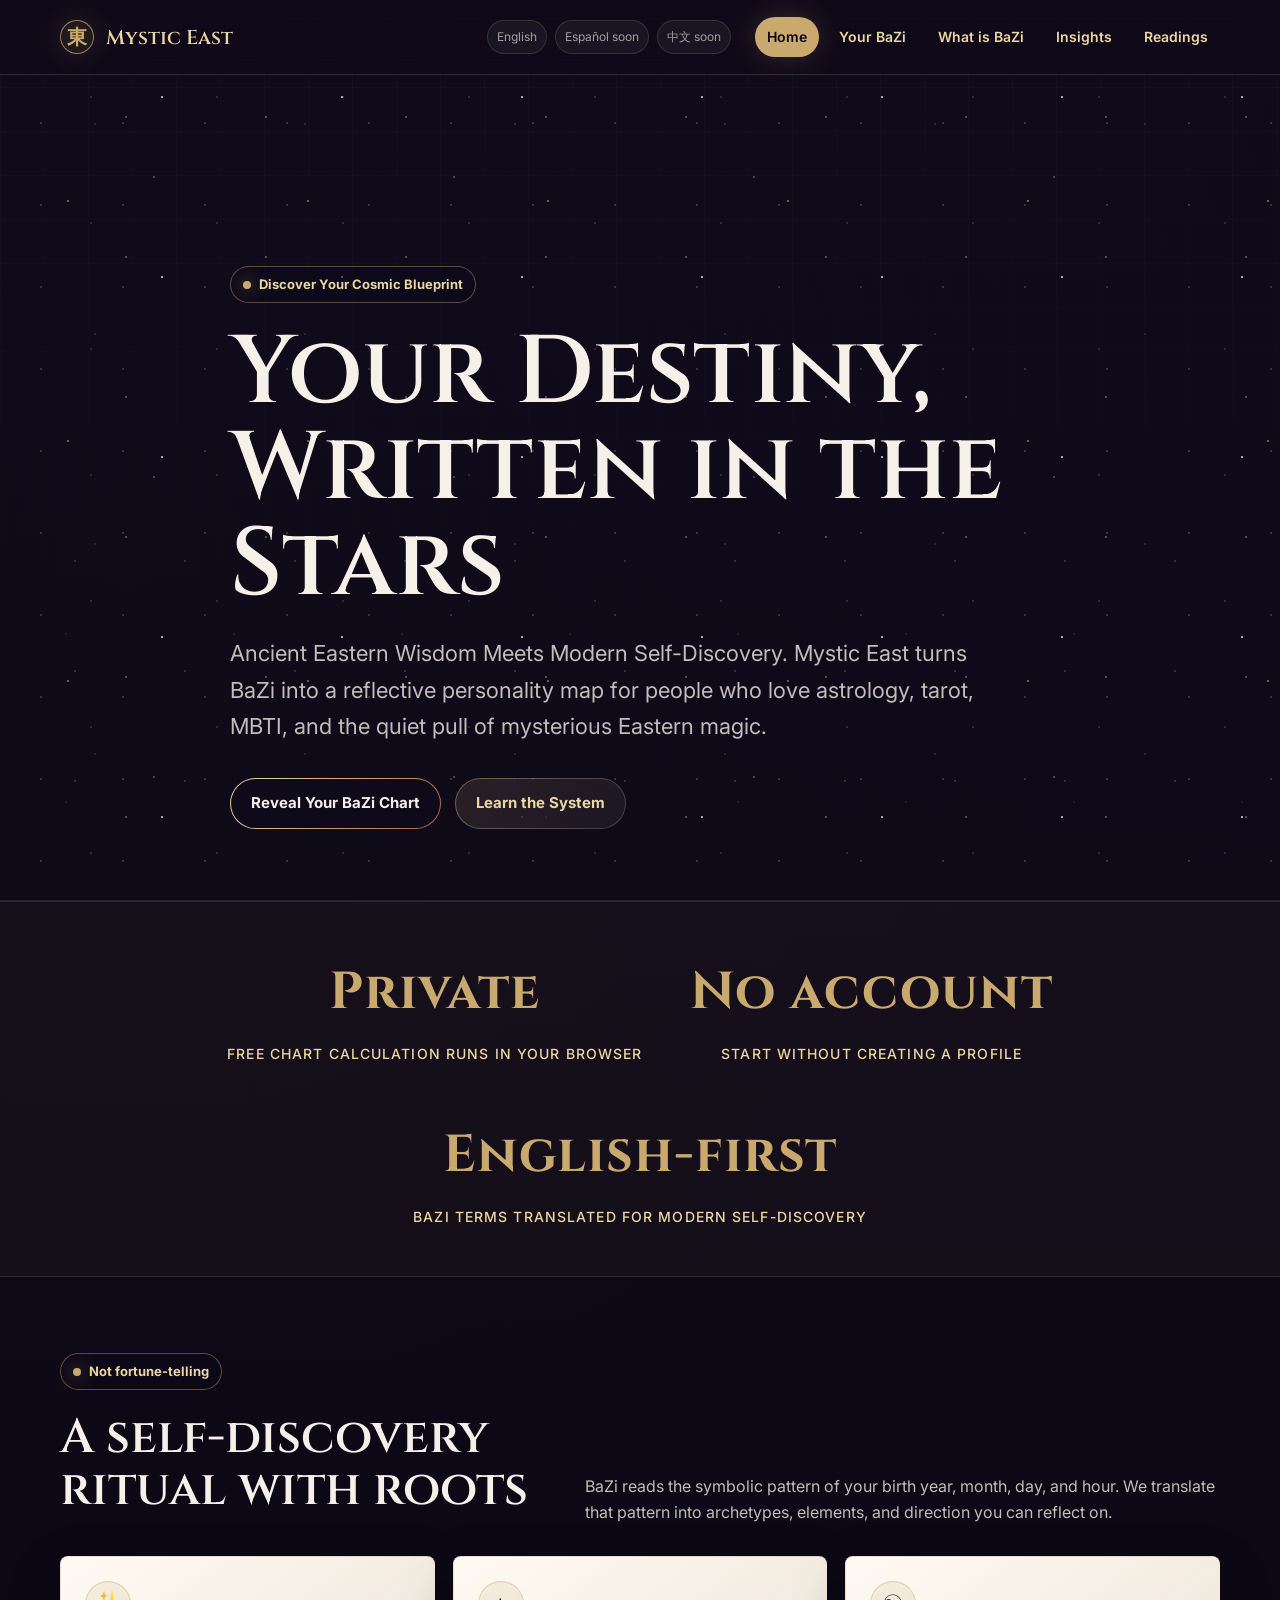
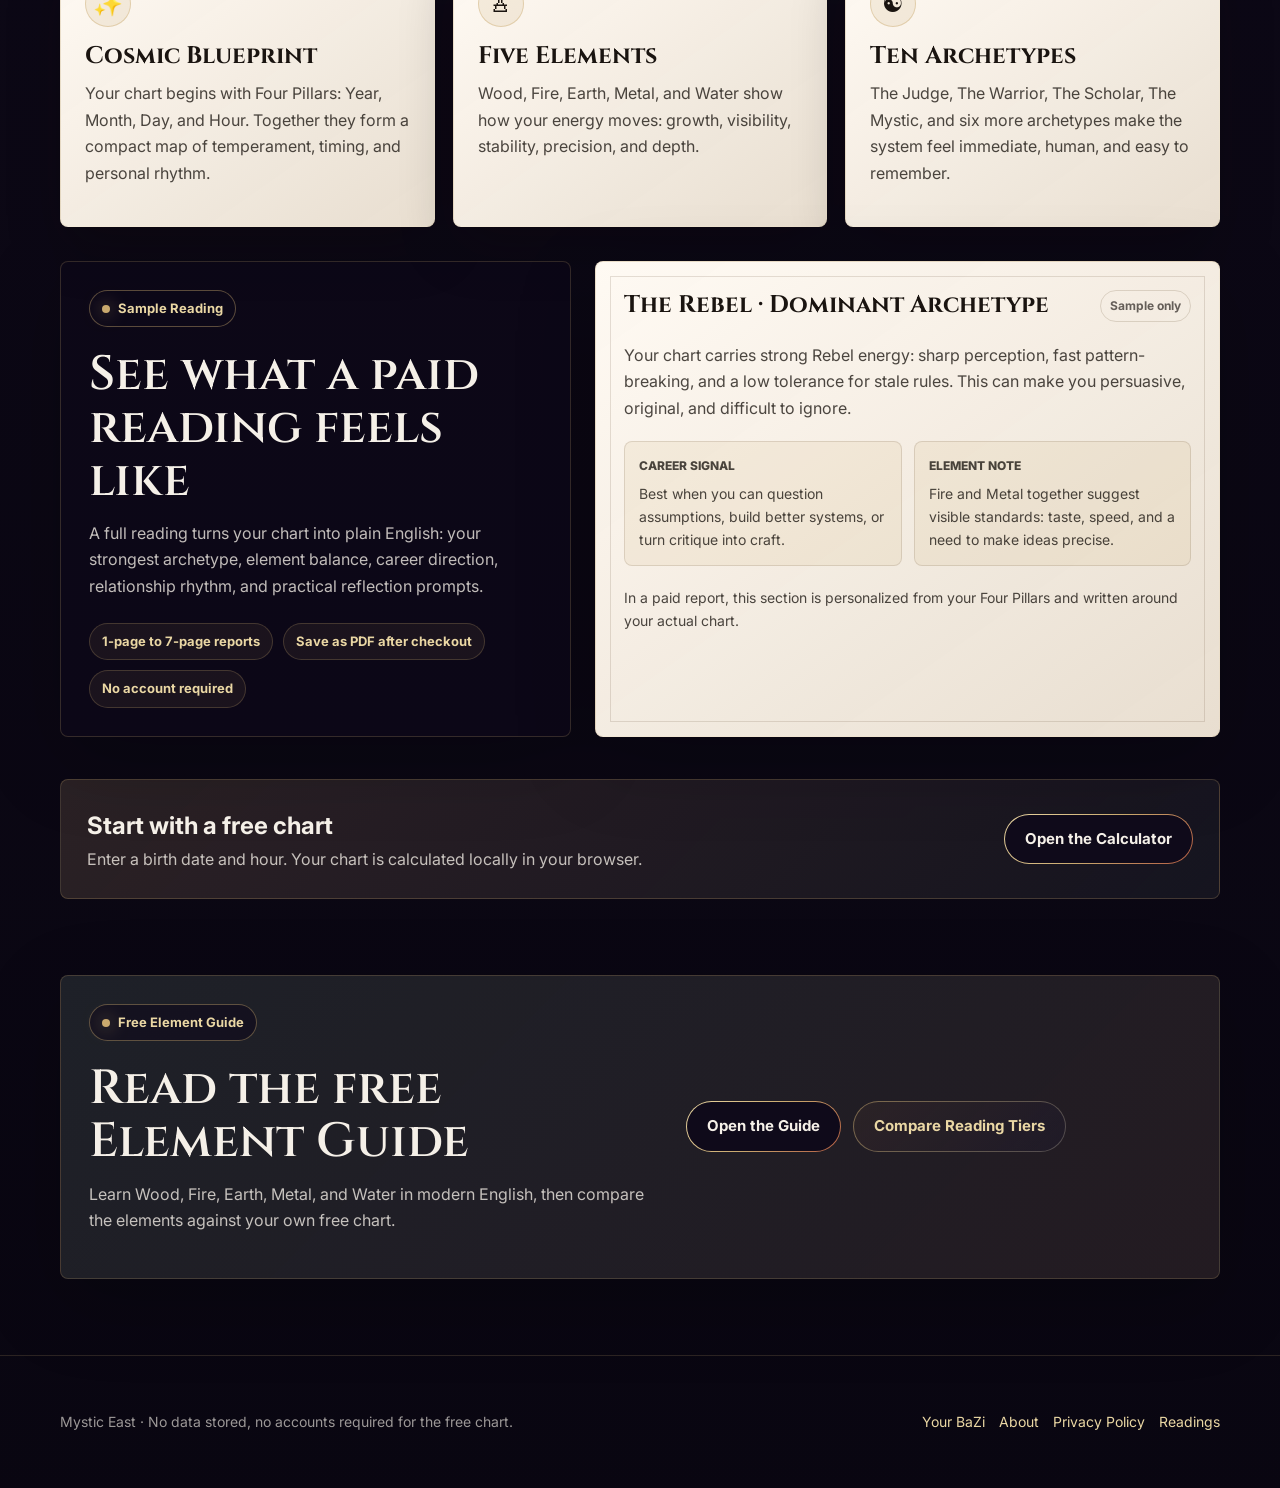
<file: index.html>
<!doctype html>
<html lang="en">
<head>
  <meta charset="utf-8">
  <meta name="viewport" content="width=device-width, initial-scale=1">
  <meta name="description" content="Mystic East is a modern BaZi personality exploration tool inspired by ancient Eastern wisdom.">
  <link rel="canonical" href="https://yourbazi.xyz/">
  <meta property="og:type" content="website">
  <meta property="og:site_name" content="Mystic East">
  <meta property="og:title" content="Mystic East | Your BaZi, Written in the Stars">
  <meta property="og:description" content="Reveal your BaZi chart, meet your dominant archetype, and explore ancient Eastern wisdom in modern English.">
  <meta property="og:url" content="https://yourbazi.xyz/">
  <meta property="og:image" content="https://yourbazi.xyz/assets/og-mystic-east.svg">
  <meta name="twitter:card" content="summary_large_image">
  <meta name="twitter:title" content="Mystic East | Your BaZi, Written in the Stars">
  <meta name="twitter:description" content="A free BaZi chart calculator and mystical Eastern self-discovery guide.">
  <meta name="twitter:image" content="https://yourbazi.xyz/assets/og-mystic-east.svg">
  <title>Mystic East | Your Destiny, Written in the Stars</title>
  <link rel="stylesheet" href="css/style.css">
  <script type="application/ld+json">
    {
      "@context": "https://schema.org",
      "@type": "WebSite",
      "name": "Mystic East",
      "url": "https://yourbazi.xyz/",
      "description": "A modern English BaZi calculator and self-discovery guide.",
      "potentialAction": {
        "@type": "UseAction",
        "target": "https://yourbazi.xyz/calculator.html",
        "name": "Calculate your BaZi chart"
      }
    }
  </script>
</head>
<body>
  <header class="site-header">
    <nav class="nav-shell" aria-label="Main navigation">
      <a class="brand" href="index.html" aria-label="Mystic East home">
        <span class="brand-mark">東</span>
        <span>Mystic East</span>
      </a>
      <div class="nav-meta" aria-label="Language availability">
        <span>English</span>
        <span>Español soon</span>
        <span>中文 soon</span>
      </div>
      <div class="nav-links">
        <a href="index.html" aria-current="page">Home</a>
        <a href="calculator.html">Your BaZi</a>
        <a href="what-is-bazi.html">What is BaZi</a>
        <a href="insights/">Insights</a>
        <a href="readings.html">Readings</a>
      </div>
    </nav>
  </header>

  <main>
    <section class="hero">
      <div class="star-field" aria-hidden="true"></div>
      <div class="page-shell hero-content">
        <span class="eyebrow">Discover Your Cosmic Blueprint</span>
        <h1>Your Destiny, Written in the Stars</h1>
        <p>
          Ancient Eastern Wisdom Meets Modern Self-Discovery. Mystic East turns BaZi into a
          reflective personality map for people who love astrology, tarot, MBTI, and the quiet
          pull of mysterious Eastern magic.
        </p>
        <div class="hero-actions">
          <a class="btn" href="calculator.html">Reveal Your BaZi Chart</a>
          <a class="btn secondary" href="what-is-bazi.html">Learn the System</a>
        </div>
      </div>
    </section>

    <section class="social-proof-strip">
      <div class="page-shell">
        <div class="proof-row">
          <div class="proof-stat">
            <span class="proof-number">Private</span>
            <span class="proof-label">Free chart calculation runs in your browser</span>
          </div>
          <div class="proof-stat">
            <span class="proof-number">No account</span>
            <span class="proof-label">Start without creating a profile</span>
          </div>
          <div class="proof-stat">
            <span class="proof-number">English-first</span>
            <span class="proof-label">BaZi terms translated for modern self-discovery</span>
          </div>
        </div>
      </div>
    </section>

    <section class="section">
      <div class="page-shell">
        <div class="section-header">
          <div>
            <span class="eyebrow">Not fortune-telling</span>
            <h2>A self-discovery ritual with roots</h2>
          </div>
          <p>
            BaZi reads the symbolic pattern of your birth year, month, day, and hour.
            We translate that pattern into archetypes, elements, and direction you can reflect on.
          </p>
        </div>

        <div class="card-grid">
          <article class="card">
            <span class="icon" aria-hidden="true">✨</span>
            <h3>Cosmic Blueprint</h3>
            <p>
              Your chart begins with Four Pillars: Year, Month, Day, and Hour.
              Together they form a compact map of temperament, timing, and personal rhythm.
            </p>
          </article>

          <article class="card">
            <span class="icon" aria-hidden="true">🜁</span>
            <h3>Five Elements</h3>
            <p>
              Wood, Fire, Earth, Metal, and Water show how your energy moves:
              growth, visibility, stability, precision, and depth.
            </p>
          </article>

          <article class="card">
            <span class="icon" aria-hidden="true">☯</span>
            <h3>Ten Archetypes</h3>
            <p>
              The Judge, The Warrior, The Scholar, The Mystic, and six more archetypes
              make the system feel immediate, human, and easy to remember.
            </p>
          </article>
        </div>

        <section class="sample-reading" aria-labelledby="sampleReadingTitle">
          <div class="sample-copy">
            <span class="eyebrow">Sample Reading</span>
            <h2 id="sampleReadingTitle">See what a paid reading feels like</h2>
            <p>
              A full reading turns your chart into plain English: your strongest archetype,
              element balance, career direction, relationship rhythm, and practical reflection prompts.
            </p>
            <div class="proof-strip" aria-label="What users get">
              <span>1-page to 7-page reports</span>
              <span>Save as PDF after checkout</span>
              <span>No account required</span>
            </div>
          </div>

          <article class="sample-scroll">
            <div class="sample-header">
              <span>The Rebel · Dominant Archetype</span>
              <strong>Sample only</strong>
            </div>
            <p>
              Your chart carries strong Rebel energy: sharp perception, fast pattern-breaking,
              and a low tolerance for stale rules. This can make you persuasive, original,
              and difficult to ignore.
            </p>
            <div class="sample-grid">
              <div>
                <span>Career signal</span>
                <p>Best when you can question assumptions, build better systems, or turn critique into craft.</p>
              </div>
              <div>
                <span>Element note</span>
                <p>Fire and Metal together suggest visible standards: taste, speed, and a need to make ideas precise.</p>
              </div>
            </div>
            <p class="sample-note">
              In a paid report, this section is personalized from your Four Pillars and written around your actual chart.
            </p>
          </article>
        </section>

        <div class="cta-band">
          <div>
            <h2>Start with a free chart</h2>
            <p>Enter a birth date and hour. Your chart is calculated locally in your browser.</p>
          </div>
          <a class="btn" href="calculator.html">Open the Calculator</a>
        </div>
      </div>
    </section>

    <section class="section newsletter-section" aria-labelledby="guideTitle">
      <div class="page-shell">
        <div class="newsletter-band">
          <div>
            <span class="eyebrow">Free Element Guide</span>
            <h2 id="guideTitle">Read the free Element Guide</h2>
            <p>
              Learn Wood, Fire, Earth, Metal, and Water in modern English, then compare the
              elements against your own free chart.
            </p>
          </div>
          <div class="button-row">
            <a class="btn" href="insights/five-elements-western-minds.html">Open the Guide</a>
            <a class="btn secondary" href="readings.html">Compare Reading Tiers</a>
          </div>
        </div>
      </div>
    </section>
  </main>

  <footer class="site-footer">
    <div class="footer-shell">
      <span>Mystic East · No data stored, no accounts required for the free chart.</span>
      <div class="footer-links">
        <a href="calculator.html">Your BaZi</a>
        <a href="about.html">About</a>
        <a href="privacy.html">Privacy Policy</a>
        <a href="readings.html">Readings</a>
      </div>
    </div>
  </footer>
</body>
</html>
</file>
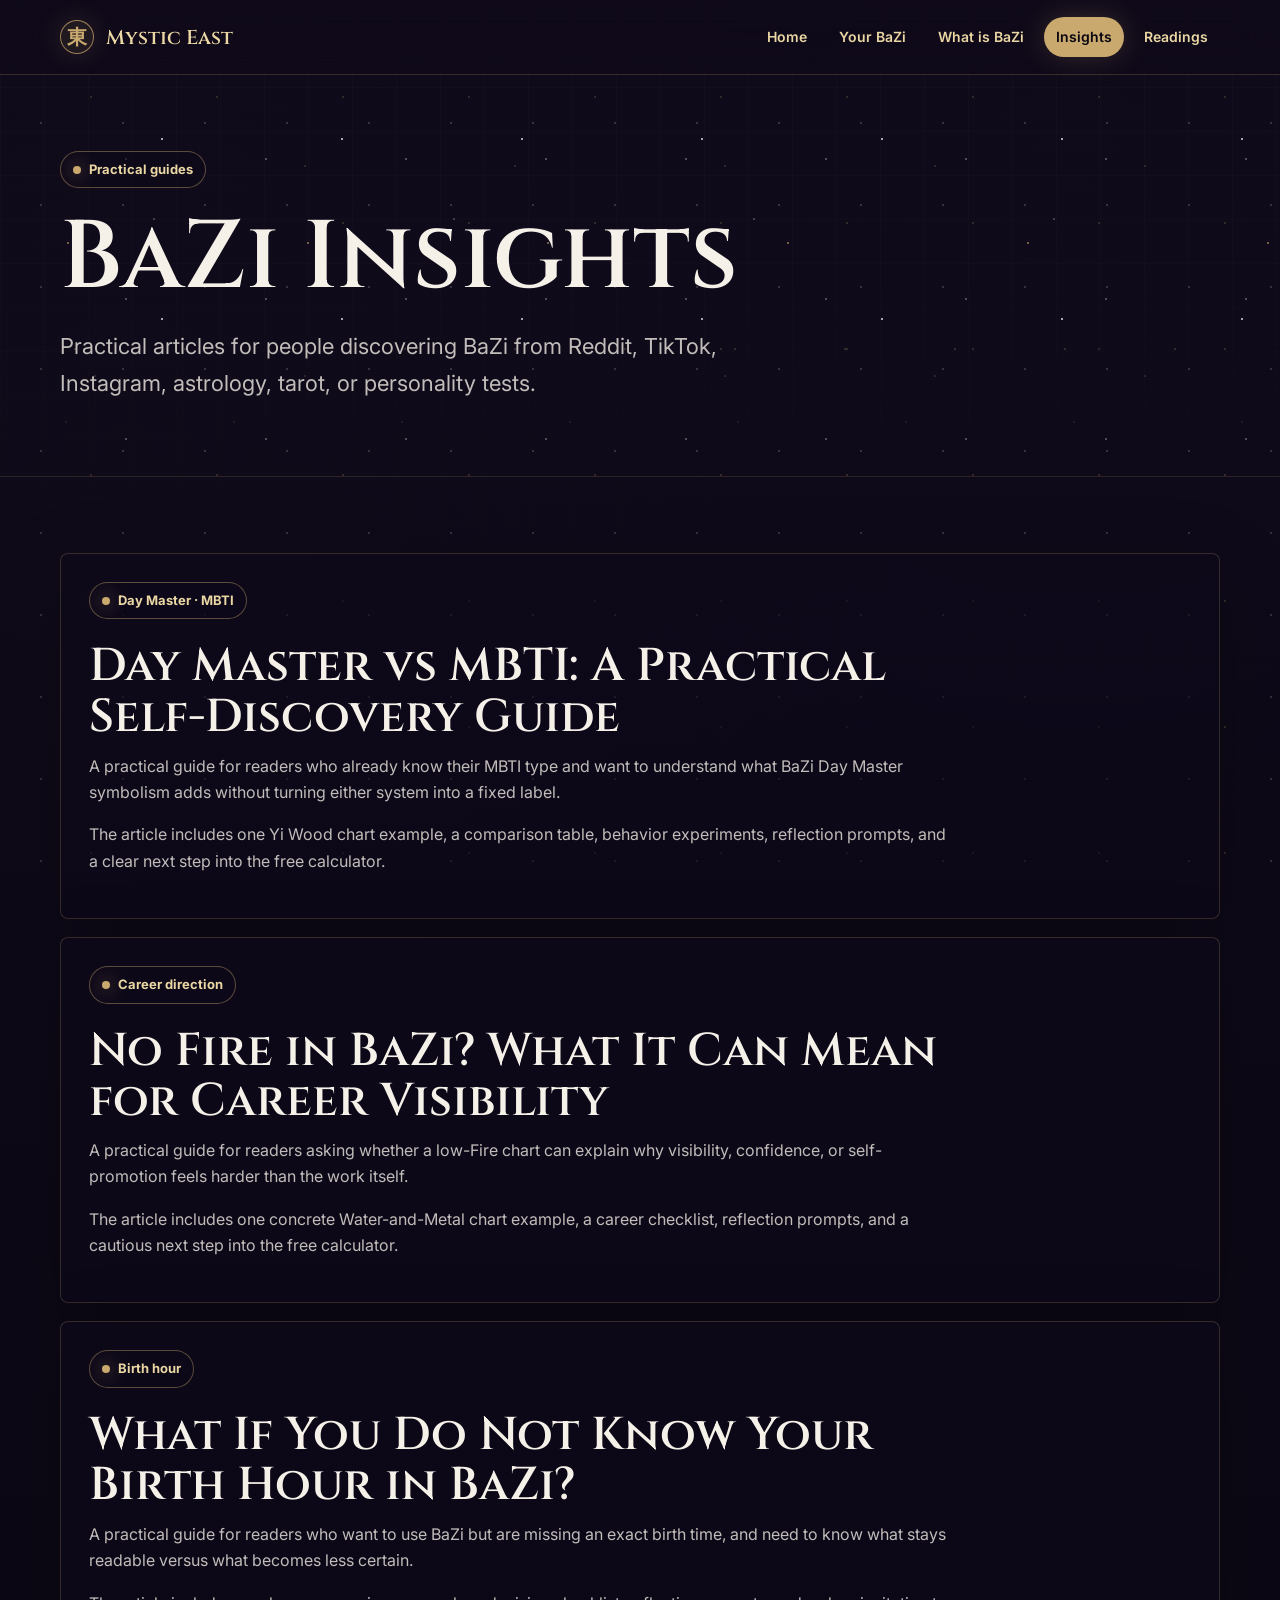
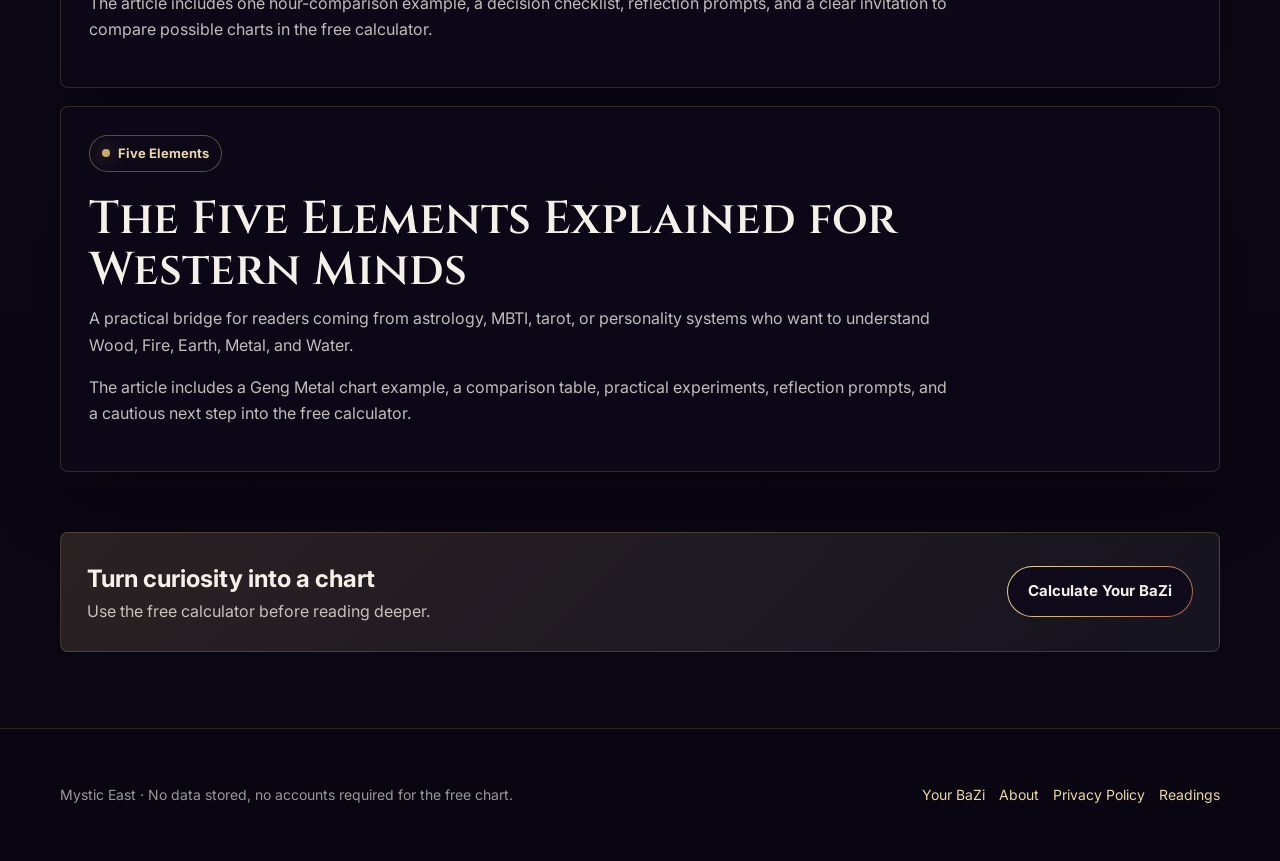
<file: insights/index.html>
<!doctype html>
<html lang="en">
<head>
  <meta charset="utf-8">
  <meta name="viewport" content="width=device-width, initial-scale=1">
  <meta name="description" content="Mystic East insights on BaZi, Five Elements, birth hour, MBTI, astrology, and self-discovery.">
  <link rel="canonical" href="https://yourbazi.xyz/insights/">
  <meta property="og:type" content="website">
  <meta property="og:site_name" content="Mystic East">
  <meta property="og:title" content="BaZi Insights | Mystic East">
  <meta property="og:description" content="Practical BaZi guides for Western readers curious about birth hour, Five Elements, career direction, and self-discovery.">
  <meta property="og:url" content="https://yourbazi.xyz/insights/">
  <meta property="og:image" content="https://yourbazi.xyz/assets/og-mystic-east.svg">
  <meta name="twitter:card" content="summary_large_image">
  <meta name="twitter:title" content="BaZi Insights | Mystic East">
  <meta name="twitter:description" content="Explore BaZi through MBTI, astrology, birth hour, and the Five Elements.">
  <meta name="twitter:image" content="https://yourbazi.xyz/assets/og-mystic-east.svg">
  <title>BaZi Insights | Mystic East</title>
  <link rel="stylesheet" href="../css/style.css">
  <script type="application/ld+json">
    {
      "@context": "https://schema.org",
      "@type": "Blog",
      "name": "Mystic East Insights",
      "url": "https://yourbazi.xyz/insights/",
      "description": "Practical BaZi guides for Western readers."
    }
  </script>
</head>
<body>
  <header class="site-header">
    <nav class="nav-shell" aria-label="Main navigation">
      <a class="brand" href="../index.html" aria-label="Mystic East home">
        <span class="brand-mark">東</span>
        <span>Mystic East</span>
      </a>
      <div class="nav-links">
        <a href="../index.html">Home</a>
        <a href="../calculator.html">Your BaZi</a>
        <a href="../what-is-bazi.html">What is BaZi</a>
        <a href="./" aria-current="page">Insights</a>
        <a href="../readings.html">Readings</a>
      </div>
    </nav>
  </header>

  <main>
    <section class="hero compact">
      <div class="star-field" aria-hidden="true"></div>
      <div class="page-shell">
        <span class="eyebrow">Practical guides</span>
        <h1 class="page-title">BaZi Insights</h1>
        <p class="page-intro">
          Practical articles for people discovering BaZi from Reddit, TikTok, Instagram,
          astrology, tarot, or personality tests.
        </p>
      </div>
    </section>

    <section class="section">
      <div class="page-shell insight-list">
        <article class="insight-card">
          <span class="eyebrow">Day Master · MBTI</span>
          <h2><a href="day-master-vs-mbti.html">Day Master vs MBTI: A Practical Self-Discovery Guide</a></h2>
          <p>
            A practical guide for readers who already know their MBTI type and want to understand
            what BaZi Day Master symbolism adds without turning either system into a fixed label.
          </p>
          <p>
            The article includes one Yi Wood chart example, a comparison table, behavior experiments,
            reflection prompts, and a clear next step into the free calculator.
          </p>
        </article>

        <article class="insight-card">
          <span class="eyebrow">Career direction</span>
          <h2><a href="no-fire-bazi-career.html">No Fire in BaZi? What It Can Mean for Career Visibility</a></h2>
          <p>
            A practical guide for readers asking whether a low-Fire chart can explain why visibility,
            confidence, or self-promotion feels harder than the work itself.
          </p>
          <p>
            The article includes one concrete Water-and-Metal chart example, a career checklist,
            reflection prompts, and a cautious next step into the free calculator.
          </p>
        </article>

        <article class="insight-card">
          <span class="eyebrow">Birth hour</span>
          <h2><a href="unknown-birth-hour-bazi.html">What If You Do Not Know Your Birth Hour in BaZi?</a></h2>
          <p>
            A practical guide for readers who want to use BaZi but are missing an exact birth time,
            and need to know what stays readable versus what becomes less certain.
          </p>
          <p>
            The article includes one hour-comparison example, a decision checklist, reflection prompts,
            and a clear invitation to compare possible charts in the free calculator.
          </p>
        </article>

        <article class="insight-card">
          <span class="eyebrow">Five Elements</span>
          <h2><a href="five-elements-western-minds.html">The Five Elements Explained for Western Minds</a></h2>
          <p>
            A practical bridge for readers coming from astrology, MBTI, tarot, or personality systems
            who want to understand Wood, Fire, Earth, Metal, and Water.
          </p>
          <p>
            The article includes a Geng Metal chart example, a comparison table, practical experiments,
            reflection prompts, and a cautious next step into the free calculator.
          </p>
        </article>

        <div class="cta-band">
          <div>
            <h2>Turn curiosity into a chart</h2>
            <p>Use the free calculator before reading deeper.</p>
          </div>
          <a class="btn" href="../calculator.html">Calculate Your BaZi</a>
        </div>
      </div>
    </section>
  </main>

  <footer class="site-footer">
    <div class="footer-shell">
      <span>Mystic East · No data stored, no accounts required for the free chart.</span>
      <div class="footer-links">
        <a href="../calculator.html">Your BaZi</a>
        <a href="../about.html">About</a>
        <a href="../privacy.html">Privacy Policy</a>
        <a href="../readings.html">Readings</a>
      </div>
    </div>
  </footer>
</body>
</html>
</file>
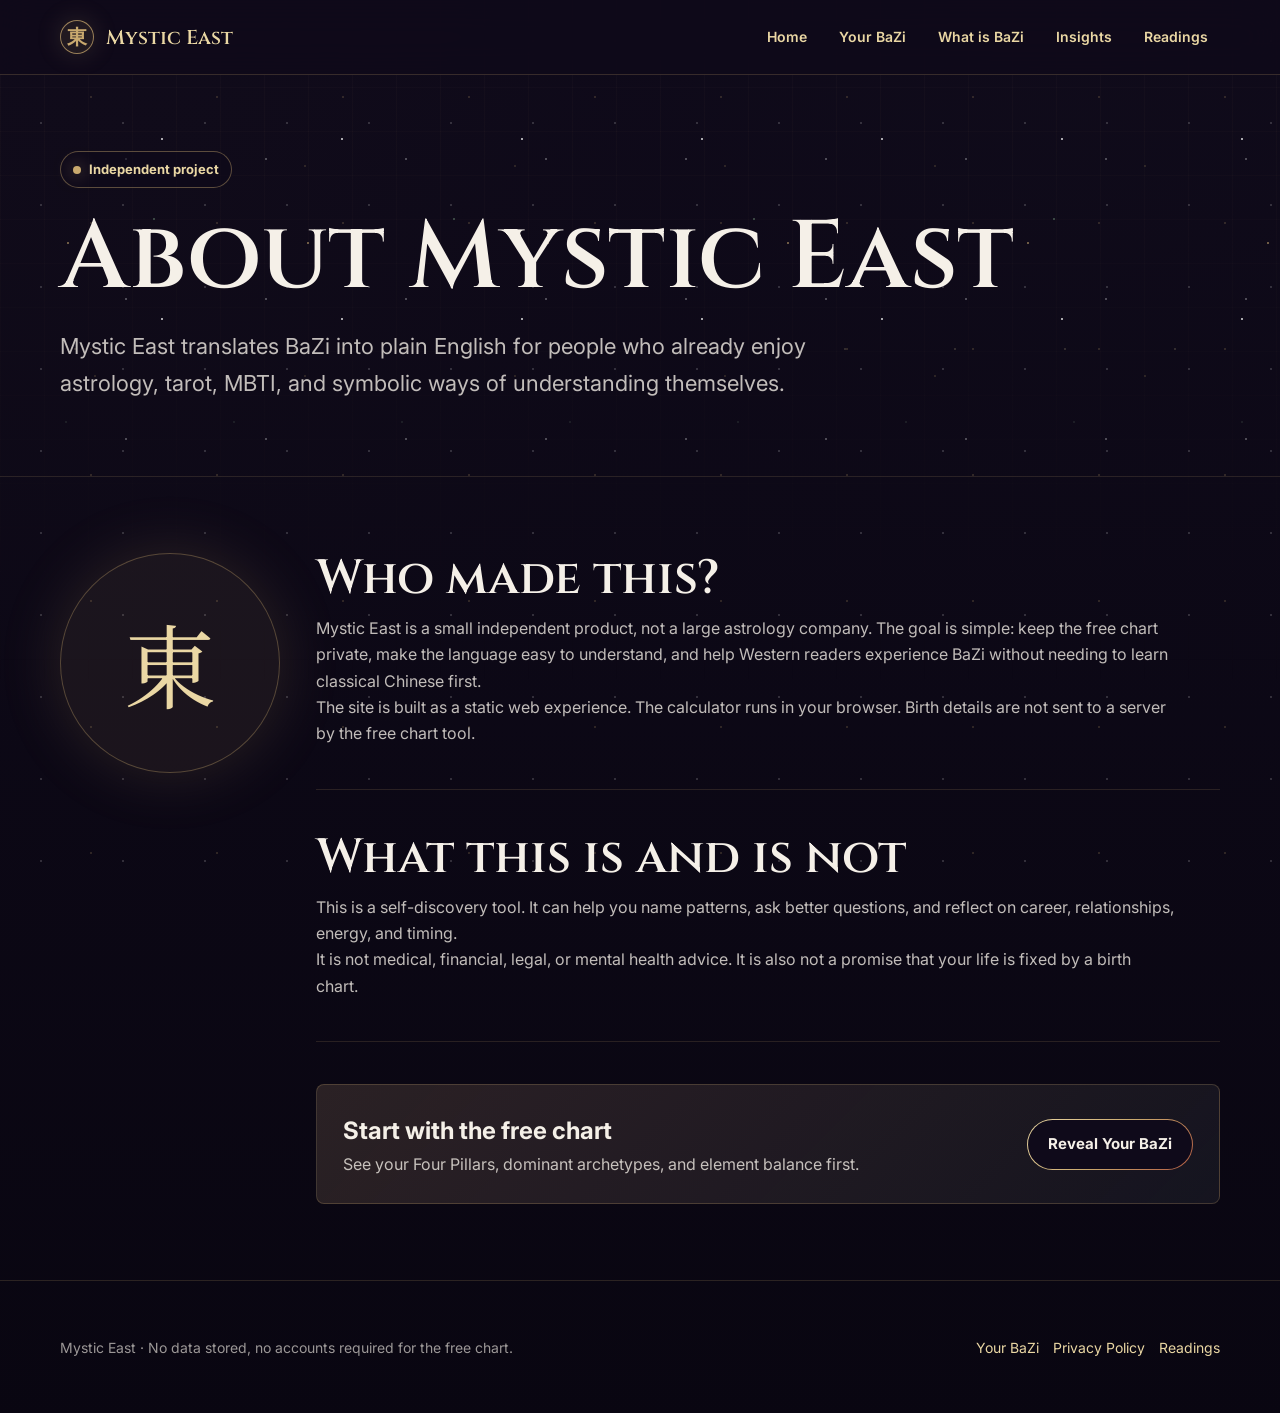
<file: about.html>
<!doctype html>
<html lang="en">
<head>
  <meta charset="utf-8">
  <meta name="viewport" content="width=device-width, initial-scale=1">
  <meta name="description" content="About Mystic East, a modern English BaZi project for symbolic self-discovery.">
  <link rel="canonical" href="https://yourbazi.xyz/about.html">
  <meta property="og:type" content="website">
  <meta property="og:site_name" content="Mystic East">
  <meta property="og:title" content="About Mystic East">
  <meta property="og:description" content="Meet the small independent project translating BaZi into plain English for modern self-discovery.">
  <meta property="og:url" content="https://yourbazi.xyz/about.html">
  <meta property="og:image" content="https://yourbazi.xyz/assets/og-mystic-east.svg">
  <meta name="twitter:card" content="summary_large_image">
  <meta name="twitter:title" content="About Mystic East">
  <meta name="twitter:description" content="A small independent BaZi project for Western readers.">
  <meta name="twitter:image" content="https://yourbazi.xyz/assets/og-mystic-east.svg">
  <title>About | Mystic East</title>
  <link rel="stylesheet" href="css/style.css">
  <script type="application/ld+json">
    {
      "@context": "https://schema.org",
      "@type": "AboutPage",
      "name": "About Mystic East",
      "url": "https://yourbazi.xyz/about.html",
      "description": "About the Mystic East BaZi self-discovery project."
    }
  </script>
</head>
<body>
  <header class="site-header">
    <nav class="nav-shell" aria-label="Main navigation">
      <a class="brand" href="index.html" aria-label="Mystic East home">
        <span class="brand-mark">東</span>
        <span>Mystic East</span>
      </a>
      <div class="nav-links">
        <a href="index.html">Home</a>
        <a href="calculator.html">Your BaZi</a>
        <a href="what-is-bazi.html">What is BaZi</a>
        <a href="insights/">Insights</a>
        <a href="readings.html">Readings</a>
      </div>
    </nav>
  </header>

  <main>
    <section class="hero compact">
      <div class="star-field" aria-hidden="true"></div>
      <div class="page-shell">
        <span class="eyebrow">Independent project</span>
        <h1 class="page-title">About Mystic East</h1>
        <p class="page-intro">
          Mystic East translates BaZi into plain English for people who already enjoy astrology,
          tarot, MBTI, and symbolic ways of understanding themselves.
        </p>
      </div>
    </section>

    <section class="section">
      <div class="page-shell page-columns">
        <div class="about-mark" aria-hidden="true">東</div>
        <div>
          <section class="content-section">
            <h2>Who made this?</h2>
            <p>
              Mystic East is a small independent product, not a large astrology company.
              The goal is simple: keep the free chart private, make the language easy to understand,
              and help Western readers experience BaZi without needing to learn classical Chinese first.
            </p>
            <p>
              The site is built as a static web experience. The calculator runs in your browser.
              Birth details are not sent to a server by the free chart tool.
            </p>
          </section>

          <section class="content-section">
            <h2>What this is and is not</h2>
            <p>
              This is a self-discovery tool. It can help you name patterns, ask better questions,
              and reflect on career, relationships, energy, and timing.
            </p>
            <p>
              It is not medical, financial, legal, or mental health advice. It is also not a promise
              that your life is fixed by a birth chart.
            </p>
          </section>

          <div class="cta-band">
            <div>
              <h2>Start with the free chart</h2>
              <p>See your Four Pillars, dominant archetypes, and element balance first.</p>
            </div>
            <a class="btn" href="calculator.html">Reveal Your BaZi</a>
          </div>
        </div>
      </div>
    </section>
  </main>

  <footer class="site-footer">
    <div class="footer-shell">
      <span>Mystic East · No data stored, no accounts required for the free chart.</span>
      <div class="footer-links">
        <a href="calculator.html">Your BaZi</a>
        <a href="privacy.html">Privacy Policy</a>
        <a href="readings.html">Readings</a>
      </div>
    </div>
  </footer>
</body>
</html>
</file>
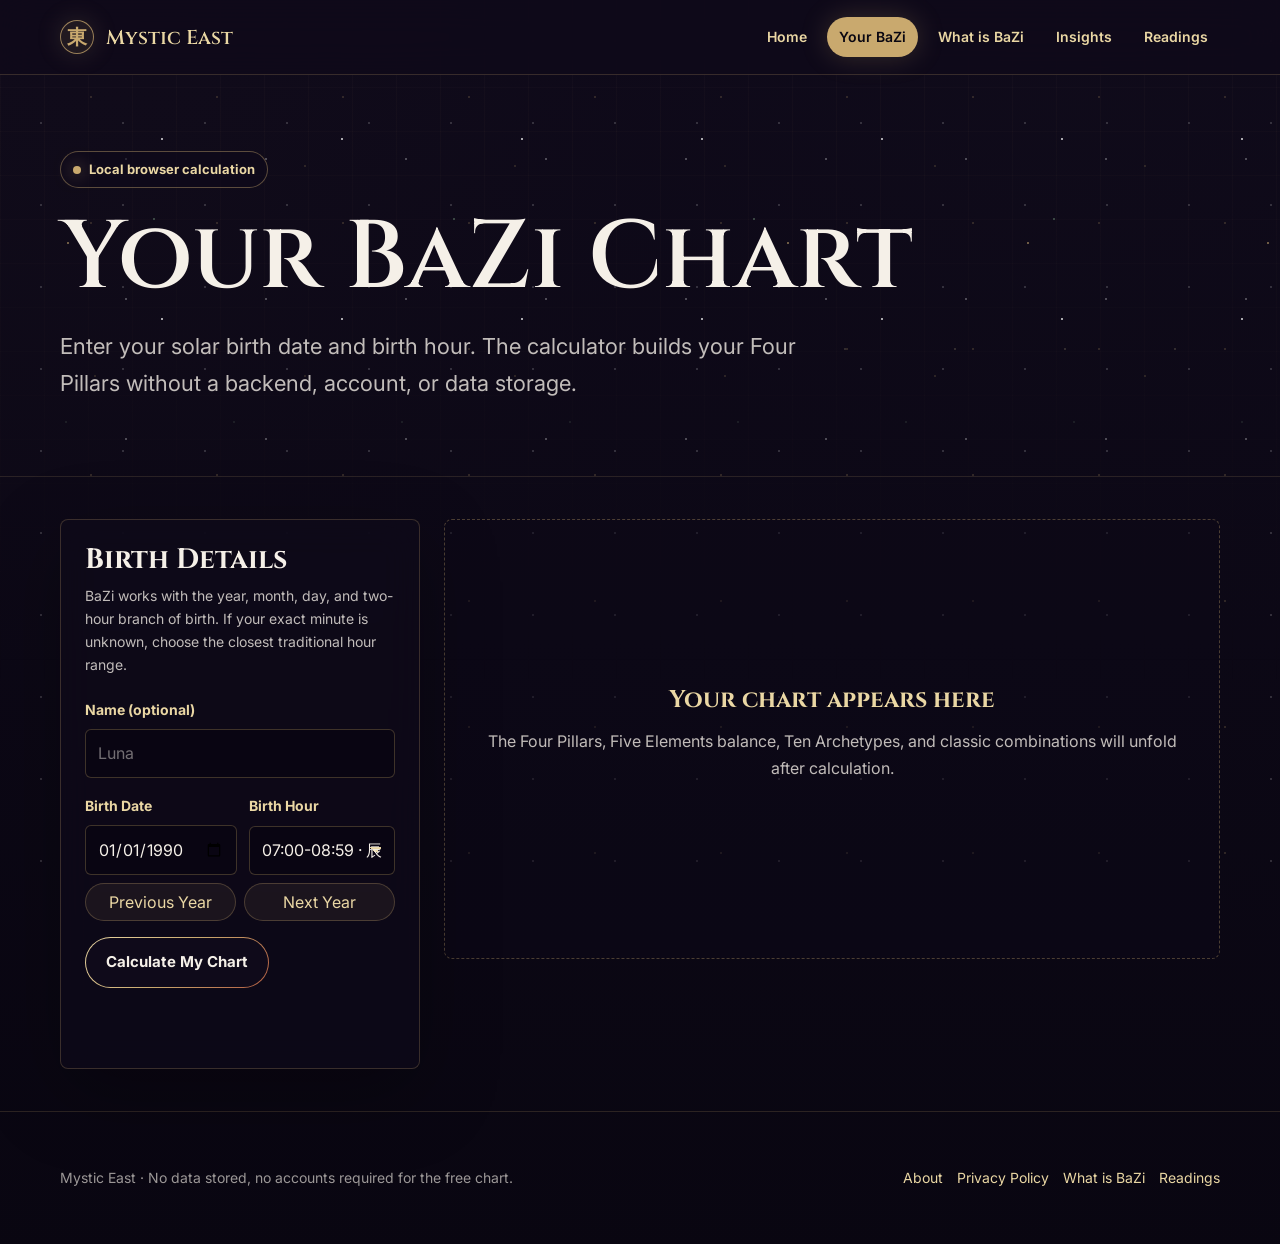
<file: calculator.html>
<!doctype html>
<html lang="en">
<head>
  <meta charset="utf-8">
  <meta name="viewport" content="width=device-width, initial-scale=1">
  <meta name="description" content="Calculate your BaZi Four Pillars chart locally in your browser.">
  <link rel="canonical" href="https://yourbazi.xyz/calculator.html">
  <meta property="og:type" content="website">
  <meta property="og:site_name" content="Mystic East">
  <meta property="og:title" content="Free BaZi Calculator | Mystic East">
  <meta property="og:description" content="Calculate your Four Pillars chart locally, then discover your dominant BaZi archetype.">
  <meta property="og:url" content="https://yourbazi.xyz/calculator.html">
  <meta property="og:image" content="https://yourbazi.xyz/assets/og-mystic-east.svg">
  <meta name="twitter:card" content="summary_large_image">
  <meta name="twitter:title" content="Free BaZi Calculator | Mystic East">
  <meta name="twitter:description" content="Reveal your BaZi chart and dominant archetype in your browser.">
  <meta name="twitter:image" content="https://yourbazi.xyz/assets/og-mystic-east.svg">
  <title>Your BaZi Calculator | Mystic East</title>
  <link rel="stylesheet" href="css/style.css">
  <script type="application/ld+json">
    {
      "@context": "https://schema.org",
      "@type": "WebApplication",
      "name": "Mystic East BaZi Calculator",
      "url": "https://yourbazi.xyz/calculator.html",
      "applicationCategory": "LifestyleApplication",
      "operatingSystem": "Any",
      "offers": {
        "@type": "Offer",
        "price": "0",
        "priceCurrency": "USD"
      }
    }
  </script>
</head>
<body>
  <header class="site-header">
    <nav class="nav-shell" aria-label="Main navigation">
      <a class="brand" href="index.html" aria-label="Mystic East home">
        <span class="brand-mark">東</span>
        <span>Mystic East</span>
      </a>
      <div class="nav-links">
        <a href="index.html">Home</a>
        <a href="calculator.html" aria-current="page">Your BaZi</a>
        <a href="what-is-bazi.html">What is BaZi</a>
        <a href="insights/">Insights</a>
        <a href="readings.html">Readings</a>
      </div>
    </nav>
  </header>

  <main>
    <section class="hero compact">
      <div class="star-field" aria-hidden="true"></div>
      <div class="page-shell">
        <span class="eyebrow">Local browser calculation</span>
        <h1 class="page-title">Your BaZi Chart</h1>
        <p class="page-intro">
          Enter your solar birth date and birth hour. The calculator builds your Four Pillars
          without a backend, account, or data storage.
        </p>
      </div>
    </section>

    <section class="section tight">
      <div class="page-shell split-layout">
        <aside class="panel" aria-label="Birth information form">
          <h2>Birth Details</h2>
          <p>
            BaZi works with the year, month, day, and two-hour branch of birth.
            If your exact minute is unknown, choose the closest traditional hour range.
          </p>

          <form id="birthForm">
            <div class="field">
              <label for="birthName">Name <span aria-hidden="true">(optional)</span></label>
              <input id="birthName" name="birthName" type="text" autocomplete="name" placeholder="Luna">
            </div>

            <div class="form-row">
              <div class="field">
                <label for="birthDate">Birth Date</label>
                <input id="birthDate" name="birthDate" type="date" min="1900-01-31" max="2030-12-31" required>
              </div>

              <div class="field">
                <label for="birthHour">Birth Hour</label>
                <select id="birthHour" name="birthHour" required></select>
              </div>
            </div>

            <div class="year-tools" aria-label="Year adjustment shortcuts">
              <button id="yearBack" type="button">Previous Year</button>
              <button id="yearFwd" type="button">Next Year</button>
            </div>

            <button class="btn" type="submit">Calculate My Chart</button>
            <p id="formError" class="form-error" role="alert" aria-live="polite"></p>
          </form>
        </aside>

        <section class="result-stack" aria-live="polite">
          <div id="emptyState" class="empty-state">
            <div>
              <strong>Your chart appears here</strong>
              <p>
                The Four Pillars, Five Elements balance, Ten Archetypes, and classic combinations
                will unfold after calculation.
              </p>
            </div>
          </div>

          <div id="results" class="result-stack" hidden>
            <section class="result-block">
              <p class="result-kicker">Four Pillars</p>
              <h2 id="resultTitle">Your Cosmic Blueprint</h2>
              <p id="lunarLine" class="lunar-line"></p>
              <div id="pillars" class="pillar-grid"></div>
            </section>

            <section class="result-block">
              <h2>Detailed Chart</h2>
              <div class="table-wrap">
                <table>
                  <thead>
                    <tr>
                      <th>Pillar</th>
                      <th>Heavenly Stem</th>
                      <th>Earthly Branch</th>
                      <th>Hidden Stems</th>
                      <th>Ten Archetypes</th>
                      <th>Elements</th>
                      <th>Nayin</th>
                      <th>Life Stage</th>
                    </tr>
                  </thead>
                  <tbody id="detailRows"></tbody>
                </table>
              </div>
            </section>

            <section class="result-block">
              <h2>Five Elements</h2>
              <p>
                This quick distribution counts visible Heavenly Stems and the Hidden Stems inside
                each Earthly Branch, following the original tool's method.
              </p>
              <div id="elementBars" class="bars"></div>
            </section>

            <section class="result-block">
              <h2>Personality</h2>
              <p>
                Ten Archetypes describe how your Day Master relates to the surrounding stems.
                They are symbolic mirrors, not fixed labels.
              </p>
              <div id="personality" class="archetype-list"></div>
            </section>

            <section class="result-block">
              <h2>Career Direction</h2>
              <p id="career"></p>
            </section>

            <section class="result-block">
              <h2>Classic Combinations</h2>
              <div id="comboTags" class="tag-list"></div>
            </section>

            <section class="result-block" id="whispersBlock">
              <h2>What Your Chart Is Whispering</h2>
              <p>These signals emerge from your unique Four Pillars. The full reading decodes them.</p>
              <div id="whispers" class="whisper-list"></div>
            </section>

            <section class="result-block">
              <h2>60 Jiazi Reference</h2>
              <p>
                A compact reference table for the sixty stem-branch pairs and their Nayin field.
              </p>
              <details>
                <summary>Open reference grid</summary>
                <div id="sixtyGrid" class="sixty-grid"></div>
              </details>
            </section>

            <section class="share-panel" aria-labelledby="shareTitle">
              <div>
                <h2 id="shareTitle">Share your archetype</h2>
                <p id="shareTextPreview">My BaZi chart reveals I'm The Rebel - discover yours at Mystic East.</p>
              </div>
              <div class="share-buttons">
                <a id="shareX" class="share-button" href="#" target="_blank" rel="noopener">X</a>
                <a id="shareReddit" class="share-button" href="#" target="_blank" rel="noopener">Reddit</a>
                <button id="copyShare" class="share-button" type="button">Copy Link</button>
              </div>
              <p id="copyShareStatus" class="copy-status" aria-live="polite"></p>
            </section>

            <div class="cta-band result-cta">
              <div>
                <h2 id="readingHookTitle">You've seen WHO you are.</h2>
                <p id="readingHookText">The next question is WHEN. Your chart holds a timing map — which years are for building, and which are for harvesting. The Deep reading decodes it.</p>
              </div>
              <a class="btn" href="readings.html">Unlock Your Timing Map →</a>
            </div>
          </div>
        </section>
      </div>
    </section>
  </main>

  <footer class="site-footer">
    <div class="footer-shell">
      <span>Mystic East · No data stored, no accounts required for the free chart.</span>
      <div class="footer-links">
        <a href="about.html">About</a>
        <a href="privacy.html">Privacy Policy</a>
        <a href="what-is-bazi.html">What is BaZi</a>
        <a href="readings.html">Readings</a>
      </div>
    </div>
  </footer>

  <script src="js/bazi-engine.js"></script>
</body>
</html>
</file>
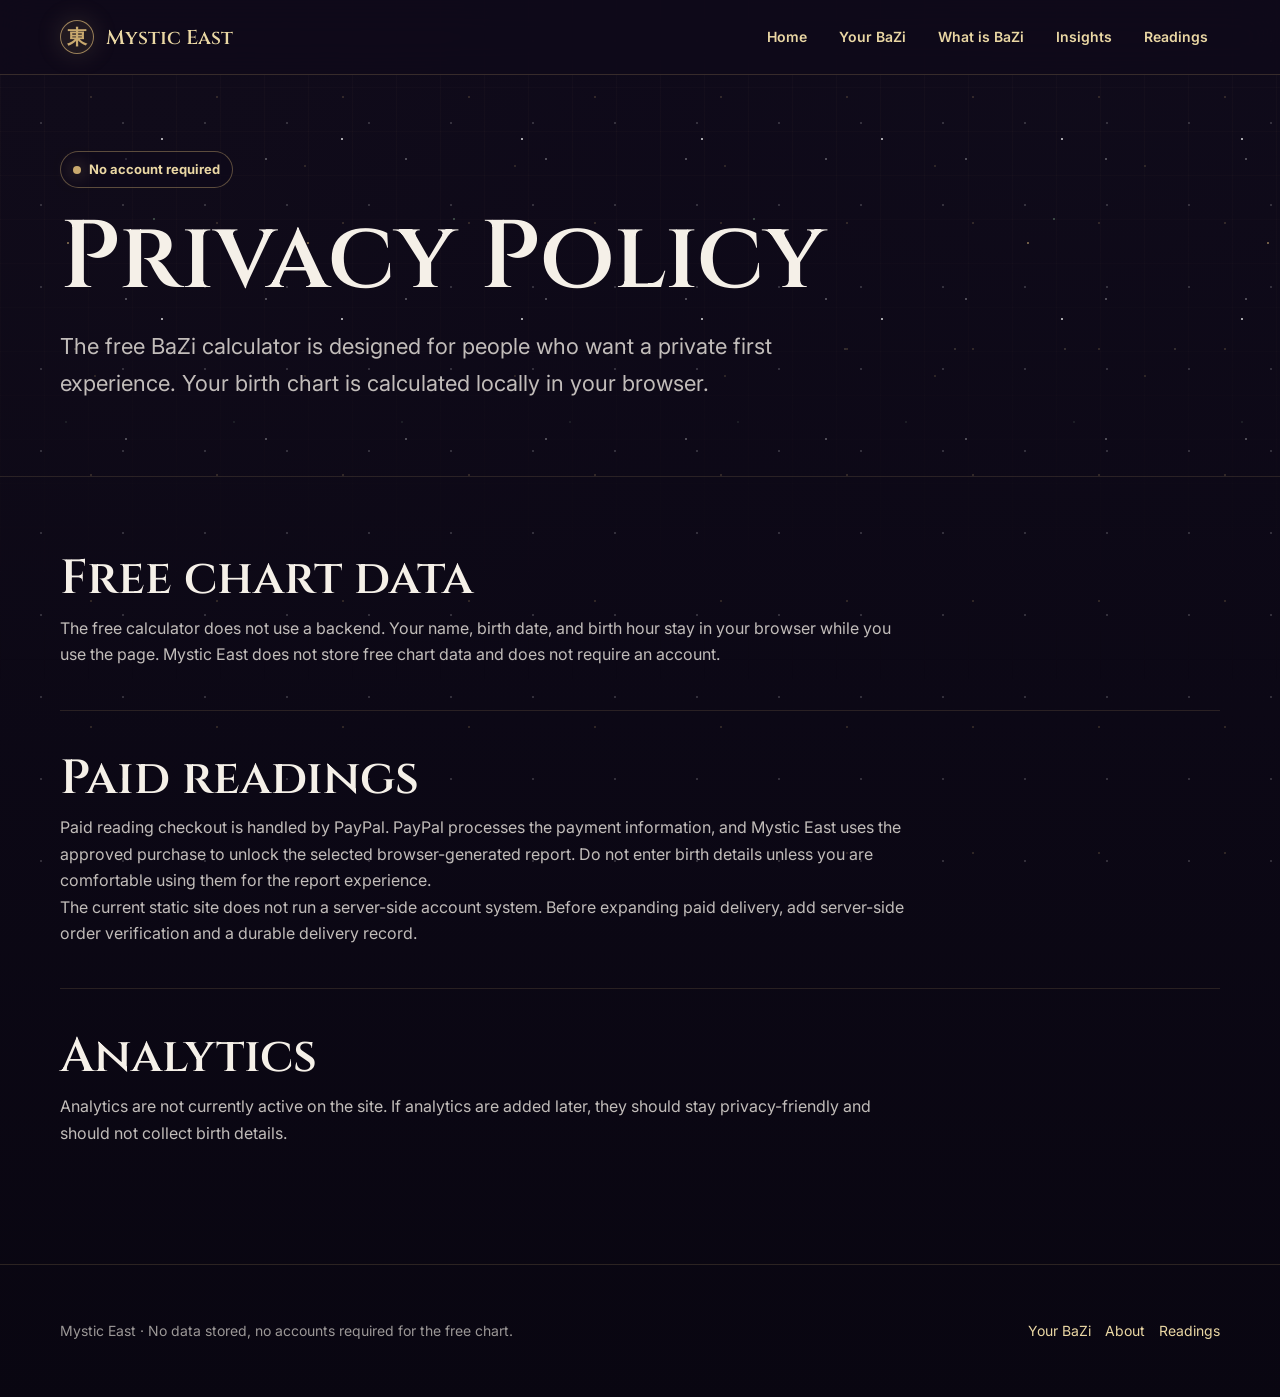
<file: privacy.html>
<!doctype html>
<html lang="en">
<head>
  <meta charset="utf-8">
  <meta name="viewport" content="width=device-width, initial-scale=1">
  <meta name="description" content="Mystic East privacy policy. The free BaZi chart calculator runs locally and does not store birth data.">
  <link rel="canonical" href="https://yourbazi.xyz/privacy.html">
  <meta property="og:type" content="website">
  <meta property="og:site_name" content="Mystic East">
  <meta property="og:title" content="Privacy Policy | Mystic East">
  <meta property="og:description" content="No saved birth data, no account required, and no backend for the free BaZi chart calculator.">
  <meta property="og:url" content="https://yourbazi.xyz/privacy.html">
  <meta property="og:image" content="https://yourbazi.xyz/assets/og-mystic-east.svg">
  <meta name="twitter:card" content="summary_large_image">
  <meta name="twitter:title" content="Privacy Policy | Mystic East">
  <meta name="twitter:description" content="The free Mystic East BaZi chart runs locally in your browser.">
  <meta name="twitter:image" content="https://yourbazi.xyz/assets/og-mystic-east.svg">
  <title>Privacy Policy | Mystic East</title>
  <link rel="stylesheet" href="css/style.css">
  <script type="application/ld+json">
    {
      "@context": "https://schema.org",
      "@type": "WebPage",
      "name": "Mystic East Privacy Policy",
      "url": "https://yourbazi.xyz/privacy.html",
      "about": "Privacy policy for the Mystic East BaZi calculator"
    }
  </script>
</head>
<body>
  <header class="site-header">
    <nav class="nav-shell" aria-label="Main navigation">
      <a class="brand" href="index.html" aria-label="Mystic East home">
        <span class="brand-mark">東</span>
        <span>Mystic East</span>
      </a>
      <div class="nav-links">
        <a href="index.html">Home</a>
        <a href="calculator.html">Your BaZi</a>
        <a href="what-is-bazi.html">What is BaZi</a>
        <a href="insights/">Insights</a>
        <a href="readings.html">Readings</a>
      </div>
    </nav>
  </header>

  <main>
    <section class="hero compact">
      <div class="star-field" aria-hidden="true"></div>
      <div class="page-shell">
        <span class="eyebrow">No account required</span>
        <h1 class="page-title">Privacy Policy</h1>
        <p class="page-intro">
          The free BaZi calculator is designed for people who want a private first experience.
          Your birth chart is calculated locally in your browser.
        </p>
      </div>
    </section>

    <section class="section">
      <div class="page-shell">
        <div class="policy-list">
          <section class="content-section">
            <h2>Free chart data</h2>
            <p>
              The free calculator does not use a backend. Your name, birth date, and birth hour
              stay in your browser while you use the page. Mystic East does not store free chart data
              and does not require an account.
            </p>
          </section>

          <section class="content-section">
            <h2>Paid readings</h2>
            <p>
              Paid reading checkout is handled by PayPal. PayPal processes the payment information,
              and Mystic East uses the approved purchase to unlock the selected browser-generated report.
              Do not enter birth details unless you are comfortable using them for the report experience.
            </p>
            <p>
              The current static site does not run a server-side account system. Before expanding paid
              delivery, add server-side order verification and a durable delivery record.
            </p>
          </section>

          <section class="content-section">
            <h2>Analytics</h2>
            <p>
              Analytics are not currently active on the site. If analytics are added later, they should
              stay privacy-friendly and should not collect birth details.
            </p>
          </section>
        </div>
      </div>
    </section>
  </main>

  <footer class="site-footer">
    <div class="footer-shell">
      <span>Mystic East · No data stored, no accounts required for the free chart.</span>
      <div class="footer-links">
        <a href="calculator.html">Your BaZi</a>
        <a href="about.html">About</a>
        <a href="readings.html">Readings</a>
      </div>
    </div>
  </footer>
</body>
</html>
</file>
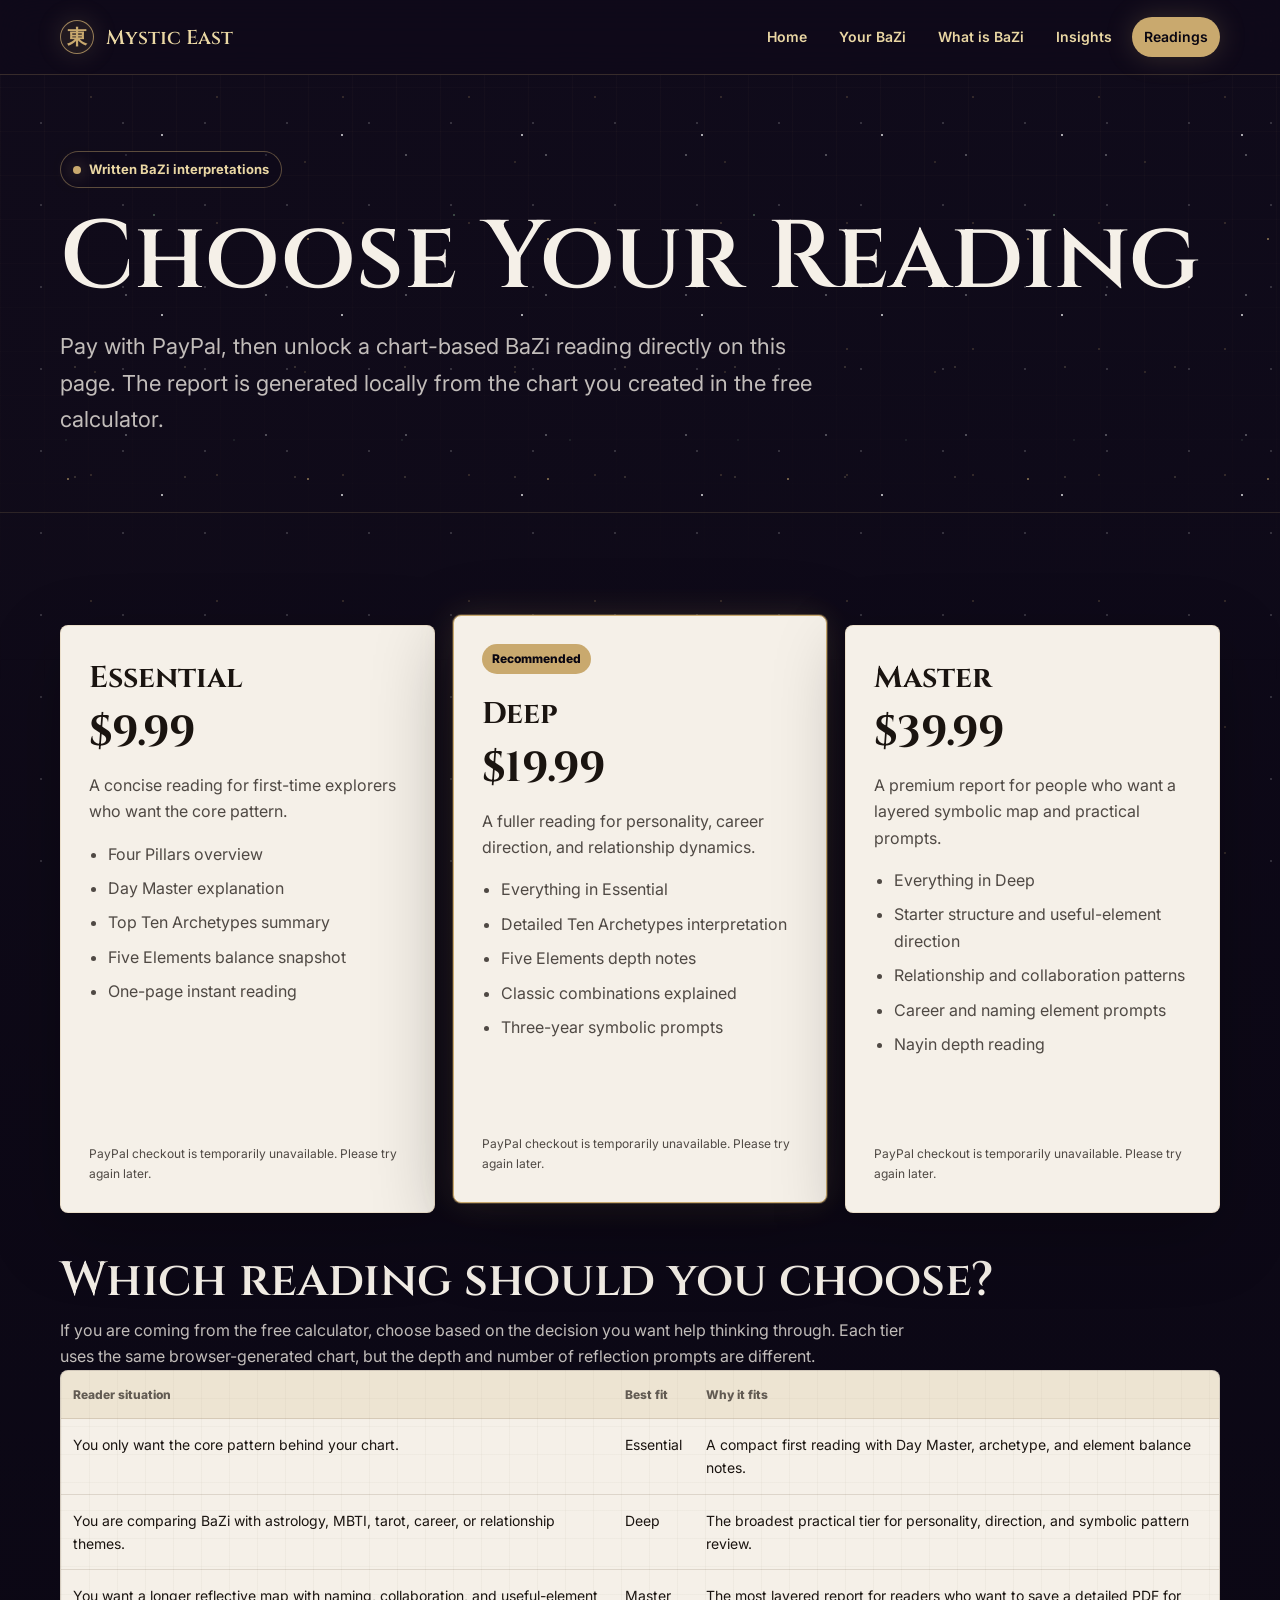
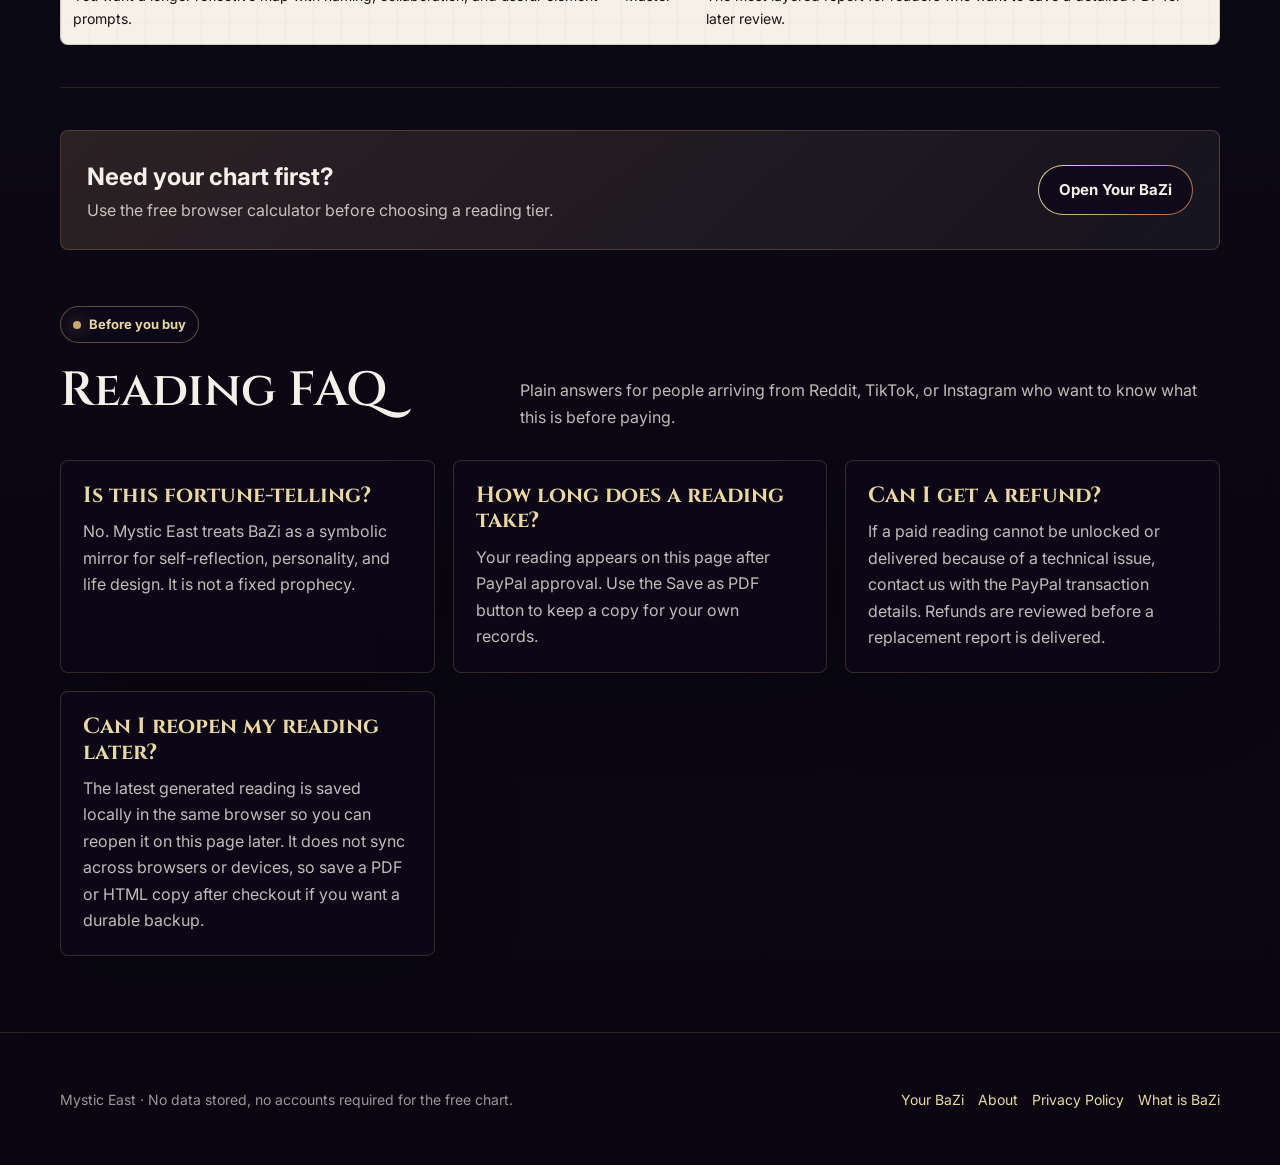
<file: readings.html>
<!doctype html>
<html lang="en">
<head>
  <meta charset="utf-8">
  <meta name="viewport" content="width=device-width, initial-scale=1">
  <meta name="description" content="Choose a Mystic East BaZi reading and unlock your browser-generated report instantly after PayPal checkout.">
  <link rel="canonical" href="https://yourbazi.xyz/readings.html">
  <meta property="og:type" content="website">
  <meta property="og:site_name" content="Mystic East">
  <meta property="og:title" content="BaZi Readings | Mystic East">
  <meta property="og:description" content="Unlock a written BaZi report instantly after PayPal checkout, based on your locally generated Mystic East chart.">
  <meta property="og:url" content="https://yourbazi.xyz/readings.html">
  <meta property="og:image" content="https://yourbazi.xyz/assets/og-mystic-east.svg">
  <meta name="twitter:card" content="summary_large_image">
  <meta name="twitter:title" content="BaZi Readings | Mystic East">
  <meta name="twitter:description" content="Written BaZi reports from $9.99 to $39.99, revealed directly on the page after payment.">
  <meta name="twitter:image" content="https://yourbazi.xyz/assets/og-mystic-east.svg">
  <title>BaZi Readings | Mystic East</title>
  <link rel="stylesheet" href="css/style.css">
  <script src="https://www.paypal.com/sdk/js?client-id=BAAiOOPx9x3aW3uvUptXCTtMdqc_2tvdPXun-dyF-xKiA3QfUPqB8mH_cwgtrmxi_PWokTji_1njaCJh-4&currency=USD" data-namespace="paypal_sdk"></script>
  <style>
    .payment-note {
      min-height: 20px;
      margin: 10px 0 0;
      color: rgba(26, 20, 16, 0.64);
      font-size: 12px;
    }

    .paypal-button-slot {
      min-height: 45px;
      margin-top: auto;
    }

    .reading-content-section {
      position: relative;
      padding: 76px 0;
      overflow: hidden;
      border-top: 1px solid rgba(201, 169, 110, 0.18);
      background:
        linear-gradient(180deg, rgba(9, 6, 17, 0.94), rgba(15, 10, 26, 0.98)),
        var(--bg-night);
    }

    .reading-content-section::before {
      position: absolute;
      inset: 0;
      content: "";
      pointer-events: none;
      opacity: 0.42;
      background-image:
        radial-gradient(circle, rgba(255, 255, 255, 0.72) 0 1px, transparent 1.6px),
        radial-gradient(circle, rgba(201, 169, 110, 0.58) 0 1px, transparent 1.5px);
      background-position: 18px 24px, 92px 68px;
      background-size: 132px 132px, 210px 210px;
    }

    .reading-content-section .page-shell {
      position: relative;
      z-index: 1;
    }

    .reading-paper {
      padding: clamp(24px, 4vw, 46px);
      border: 1px solid rgba(96, 71, 43, 0.2);
      border-radius: var(--radius);
      color: var(--ink);
      background:
        linear-gradient(90deg, rgba(96, 71, 43, 0.035) 1px, transparent 1px),
        linear-gradient(0deg, rgba(96, 71, 43, 0.028) 1px, transparent 1px),
        linear-gradient(145deg, rgba(255, 251, 244, 0.98), rgba(232, 221, 206, 0.98)),
        var(--paper);
      background-size: 28px 28px, 28px 28px, auto, auto;
      box-shadow: 0 30px 100px rgba(0, 0, 0, 0.38);
    }

    .reading-paper h2,
    .reading-paper h3 {
      color: #7d5c1e;
      font-family: "Cinzel", serif;
      line-height: 1.12;
      letter-spacing: 0;
    }

    .reading-paper h2 {
      margin-bottom: 14px;
      font-size: clamp(30px, 4vw, 52px);
    }

    .reading-paper h3 {
      margin: 28px 0 10px;
      font-size: clamp(22px, 2.4vw, 30px);
    }

    .reading-paper p,
    .reading-paper li {
      color: rgba(26, 20, 16, 0.76);
    }

    .reading-paper .eyebrow {
      color: #6e501b;
      background: rgba(201, 169, 110, 0.14);
    }

    .reading-lede {
      max-width: 860px;
      margin-bottom: 28px;
      font-size: 18px;
    }

    .reading-actions {
      display: flex;
      flex-wrap: wrap;
      gap: 12px;
      margin: 28px 0;
    }

    .reading-actions .btn {
      color: var(--paper);
      background:
        linear-gradient(var(--ink), var(--ink)) padding-box,
        linear-gradient(135deg, var(--gold-soft), var(--gold), var(--ember)) border-box;
    }

    .reading-meta {
      display: grid;
      grid-template-columns: repeat(3, minmax(0, 1fr));
      gap: 12px;
      margin: 24px 0 32px;
    }

    .reading-meta > span {
      display: block;
      padding: 14px;
      border: 1px solid rgba(96, 71, 43, 0.16);
      border-radius: var(--radius);
      background: rgba(201, 169, 110, 0.12);
      color: rgba(26, 20, 16, 0.72);
      font-size: 13px;
    }

    .reading-meta strong {
      display: block;
      margin-bottom: 3px;
      color: var(--ink);
      font-size: 16px;
    }

    .reading-section {
      padding: 28px 0;
      border-top: 1px solid rgba(96, 71, 43, 0.16);
    }

    .reading-section:first-of-type {
      border-top: 0;
    }

    .reading-table {
      margin: 18px 0;
      overflow-x: auto;
      border: 1px solid rgba(96, 71, 43, 0.16);
      border-radius: var(--radius);
      background: rgba(255, 251, 244, 0.74);
    }

    .reading-table table {
      min-width: 760px;
    }

    .reading-table .hanzi {
      display: block;
      color: var(--ink);
      font-family: "Noto Serif SC", serif;
      font-size: 24px;
      line-height: 1.1;
    }

    .reading-table small {
      display: block;
      color: rgba(26, 20, 16, 0.62);
      font-size: 12px;
    }

    .reading-list {
      display: grid;
      gap: 12px;
      margin: 16px 0 0;
      padding-left: 0;
      list-style: none;
    }

    .reading-list li {
      padding: 0 0 12px;
      border-bottom: 1px solid rgba(96, 71, 43, 0.12);
    }

    .reading-list li:last-child {
      border-bottom: 0;
    }

    .element-grid {
      display: grid;
      gap: 12px;
      margin-top: 18px;
    }

    .element-meter {
      display: grid;
      grid-template-columns: 82px minmax(0, 1fr) 38px;
      align-items: center;
      gap: 12px;
      color: var(--ink);
    }

    .element-meter span:first-child,
    .element-meter b {
      color: rgba(26, 20, 16, 0.74);
      font-size: 14px;
    }

    .element-meter .bar {
      background: rgba(96, 71, 43, 0.1);
    }

    .reading-tags {
      display: flex;
      flex-wrap: wrap;
      gap: 10px;
      margin-top: 16px;
    }

    .reading-tags .tag {
      color: #604514;
      background: rgba(201, 169, 110, 0.16);
      border-color: rgba(96, 71, 43, 0.18);
    }

    .chart-required {
      padding: clamp(24px, 4vw, 40px);
      border: 1px solid rgba(201, 169, 110, 0.26);
      border-radius: var(--radius);
      color: var(--ink);
      background: var(--paper);
      box-shadow: 0 26px 90px rgba(0, 0, 0, 0.34);
    }

    .chart-required h2 {
      color: var(--ink);
      font-family: "Cinzel", serif;
    }

    .chart-required p {
      color: rgba(26, 20, 16, 0.74);
    }

    .chart-required a {
      color: #7d5c1e;
      font-weight: 800;
      text-decoration: underline;
      text-underline-offset: 3px;
    }

    .recovery-panel[hidden] {
      display: none;
    }

    .recovery-panel {
      margin-top: 28px;
      padding: clamp(20px, 3vw, 28px);
      border: 1px solid rgba(201, 169, 110, 0.24);
      border-radius: var(--radius);
      background: rgba(255, 251, 244, 0.76);
      box-shadow: 0 18px 50px rgba(0, 0, 0, 0.12);
    }

    .recovery-panel p {
      color: rgba(26, 20, 16, 0.74);
    }

    .recovery-meta {
      margin: 14px 0 0;
      font-size: 14px;
    }

    .fulfillment-note {
      margin: 28px 0 0;
      padding: 16px;
      border: 1px solid rgba(96, 71, 43, 0.16);
      border-radius: var(--radius);
      background: rgba(122, 160, 131, 0.12);
      color: rgba(26, 20, 16, 0.78);
      font-weight: 700;
    }

    @media (max-width: 768px) {
      .reading-meta {
        grid-template-columns: 1fr;
      }

      .element-meter {
        grid-template-columns: 68px minmax(0, 1fr) 32px;
      }
    }

    @media print {
      body {
        color: #111;
        background: #fff !important;
      }

      body::before,
      body::after,
      .site-header,
      .site-footer,
      .hero,
      #reading-offers,
      .faq-section,
      .reading-actions {
        display: none !important;
      }

      .section,
      .reading-content-section {
        padding: 0 !important;
        background: #fff !important;
      }

      .page-shell {
        width: 100% !important;
      }

      .reading-paper {
        padding: 0;
        border: 0;
        box-shadow: none;
        background: #fff !important;
      }

      .reading-paper p,
      .reading-paper li {
        color: #222;
      }
    }
  </style>
  <script type="application/ld+json">
    {
      "@context": "https://schema.org",
      "@type": "FAQPage",
      "mainEntity": [
        {
          "@type": "Question",
          "name": "Is this fortune-telling?",
          "acceptedAnswer": {
            "@type": "Answer",
            "text": "Mystic East frames BaZi as a symbolic self-discovery tool, not a fixed prophecy."
          }
        },
        {
          "@type": "Question",
          "name": "How long does a reading take?",
          "acceptedAnswer": {
            "@type": "Answer",
            "text": "The browser-generated reading appears on this page immediately after PayPal checkout. Use the Save as PDF button to keep a copy."
          }
        },
        {
          "@type": "Question",
          "name": "Can I get a refund?",
          "acceptedAnswer": {
            "@type": "Answer",
            "text": "If a paid reading cannot be unlocked or delivered because of a technical issue, contact support with the PayPal transaction details. Refunds are reviewed before a replacement report is delivered."
          }
        },
        {
          "@type": "Question",
          "name": "Can I reopen my reading later?",
          "acceptedAnswer": {
            "@type": "Answer",
            "text": "The latest generated reading is saved locally in the same browser so you can reopen it on this page, but you should still save a PDF or HTML copy after checkout."
          }
        }
      ]
    }
  </script>
</head>
<body>
  <header class="site-header">
    <nav class="nav-shell" aria-label="Main navigation">
      <a class="brand" href="index.html" aria-label="Mystic East home">
        <span class="brand-mark">東</span>
        <span>Mystic East</span>
      </a>
      <div class="nav-links">
        <a href="index.html">Home</a>
        <a href="calculator.html">Your BaZi</a>
        <a href="what-is-bazi.html">What is BaZi</a>
        <a href="insights/">Insights</a>
        <a href="readings.html" aria-current="page">Readings</a>
      </div>
    </nav>
  </header>

  <main>
    <section class="hero compact">
      <div class="star-field" aria-hidden="true"></div>
      <div class="page-shell">
        <span class="eyebrow">Written BaZi interpretations</span>
        <h1 class="page-title">Choose Your Reading</h1>
        <p class="page-intro">
          Pay with PayPal, then unlock a chart-based BaZi reading directly on this page.
          The report is generated locally from the chart you created in the free calculator.
        </p>
      </div>
    </section>

    <section class="section">
      <div class="page-shell">
        <div id="reading-offers">
          <div class="pricing-grid" aria-label="BaZi reading tiers">
            <article class="price-card">
              <h2>Essential</h2>
              <div class="price">$9.99</div>
              <p>A concise reading for first-time explorers who want the core pattern.</p>
              <ul>
                <li>Four Pillars overview</li>
                <li>Day Master explanation</li>
                <li>Top Ten Archetypes summary</li>
                <li>Five Elements balance snapshot</li>
                <li>One-page instant reading</li>
              </ul>
              <div id="paypal-button-essential" class="paypal-button-slot" data-reading-tier="essential"></div>
              <p id="paypal-status-essential" class="payment-note" aria-live="polite"></p>
            </article>

            <article class="price-card featured">
              <span class="badge">Recommended</span>
              <h2>Deep</h2>
              <div class="price">$19.99</div>
              <p>A fuller reading for personality, career direction, and relationship dynamics.</p>
              <ul>
                <li>Everything in Essential</li>
                <li>Detailed Ten Archetypes interpretation</li>
                <li>Five Elements depth notes</li>
                <li>Classic combinations explained</li>
                <li>Three-year symbolic prompts</li>
              </ul>
              <div id="paypal-button-deep" class="paypal-button-slot" data-reading-tier="deep"></div>
              <p id="paypal-status-deep" class="payment-note" aria-live="polite"></p>
            </article>

            <article class="price-card">
              <h2>Master</h2>
              <div class="price">$39.99</div>
              <p>A premium report for people who want a layered symbolic map and practical prompts.</p>
              <ul>
                <li>Everything in Deep</li>
                <li>Starter structure and useful-element direction</li>
                <li>Relationship and collaboration patterns</li>
                <li>Career and naming element prompts</li>
                <li>Nayin depth reading</li>
              </ul>
              <div id="paypal-button-master" class="paypal-button-slot" data-reading-tier="master"></div>
              <p id="paypal-status-master" class="payment-note" aria-live="polite"></p>
            </article>
          </div>

          <section class="content-section" aria-labelledby="tierGuideTitle">
            <h2 id="tierGuideTitle">Which reading should you choose?</h2>
            <p>
              If you are coming from the free calculator, choose based on the decision you want help
              thinking through. Each tier uses the same browser-generated chart, but the depth and
              number of reflection prompts are different.
            </p>
            <div class="table-wrap">
              <table>
                <thead>
                  <tr>
                    <th>Reader situation</th>
                    <th>Best fit</th>
                    <th>Why it fits</th>
                  </tr>
                </thead>
                <tbody>
                  <tr>
                    <td>You only want the core pattern behind your chart.</td>
                    <td>Essential</td>
                    <td>A compact first reading with Day Master, archetype, and element balance notes.</td>
                  </tr>
                  <tr>
                    <td>You are comparing BaZi with astrology, MBTI, tarot, career, or relationship themes.</td>
                    <td>Deep</td>
                    <td>The broadest practical tier for personality, direction, and symbolic pattern review.</td>
                  </tr>
                  <tr>
                    <td>You want a longer reflective map with naming, collaboration, and useful-element prompts.</td>
                    <td>Master</td>
                    <td>The most layered report for readers who want to save a detailed PDF for later review.</td>
                  </tr>
                </tbody>
              </table>
            </div>
          </section>

          <div class="cta-band">
            <div>
              <h2>Need your chart first?</h2>
              <p>Use the free browser calculator before choosing a reading tier.</p>
            </div>
            <a class="btn" href="calculator.html">Open Your BaZi</a>
          </div>

          <section id="reading-recovery" class="recovery-panel" aria-labelledby="recoveryTitle" hidden>
            <span class="eyebrow">Same-browser backup</span>
            <h2 id="recoveryTitle">Reopen your last saved reading</h2>
            <p>
              After a reading is generated, Mystic East keeps the latest version in this browser so you can reopen it
              if the page refreshes or closes accidentally. This backup does not sync across devices, so save a PDF or HTML copy too.
            </p>
            <p id="reading-recovery-meta" class="recovery-meta"></p>
            <div class="button-row">
              <button id="reading-recovery-open" class="btn" type="button">Reopen Saved Reading</button>
              <button id="reading-recovery-download" class="btn secondary" type="button">Download HTML Copy</button>
              <button id="reading-recovery-clear" class="btn secondary" type="button">Clear Local Backup</button>
            </div>
          </section>
        </div>

        <!-- Payment gating is client-side only: PayPal onApprove reveals a local reading; this static site has no server-side payment verification. -->
        <section id="reading-content" class="reading-content-section" aria-live="polite" hidden>
          <div class="page-shell">
            <div id="reading-content-body"></div>
          </div>
        </section>

        <section class="faq-section" aria-labelledby="faqTitle">
          <div class="section-header">
            <div>
              <span class="eyebrow">Before you buy</span>
              <h2 id="faqTitle">Reading FAQ</h2>
            </div>
            <p>
              Plain answers for people arriving from Reddit, TikTok, or Instagram who want to know
              what this is before paying.
            </p>
          </div>

          <div class="faq-grid">
            <article class="faq-item">
              <h3>Is this fortune-telling?</h3>
              <p>
                No. Mystic East treats BaZi as a symbolic mirror for self-reflection, personality,
                and life design. It is not a fixed prophecy.
              </p>
            </article>
            <article class="faq-item">
              <h3>How long does a reading take?</h3>
              <p>
                Your reading appears on this page after PayPal approval. Use the Save as PDF button
                to keep a copy for your own records.
              </p>
            </article>
            <article class="faq-item">
              <h3>Can I get a refund?</h3>
              <p>
                If a paid reading cannot be unlocked or delivered because of a technical issue, contact
                us with the PayPal transaction details. Refunds are reviewed before a replacement report
                is delivered.
              </p>
            </article>
            <article class="faq-item">
              <h3>Can I reopen my reading later?</h3>
              <p>
                The latest generated reading is saved locally in the same browser so you can reopen it
                on this page later. It does not sync across browsers or devices, so save a PDF or HTML
                copy after checkout if you want a durable backup.
              </p>
            </article>
          </div>
        </section>
      </div>
    </section>
  </main>

  <footer class="site-footer">
    <div class="footer-shell">
      <span>Mystic East · No data stored, no accounts required for the free chart.</span>
      <div class="footer-links">
        <a href="calculator.html">Your BaZi</a>
        <a href="about.html">About</a>
        <a href="privacy.html">Privacy Policy</a>
        <a href="what-is-bazi.html">What is BaZi</a>
      </div>
    </div>
  </footer>

  <script src="js/bazi-engine.js"></script>
  <script src="js/reading-engine.js"></script>
</body>
</html>
</file>
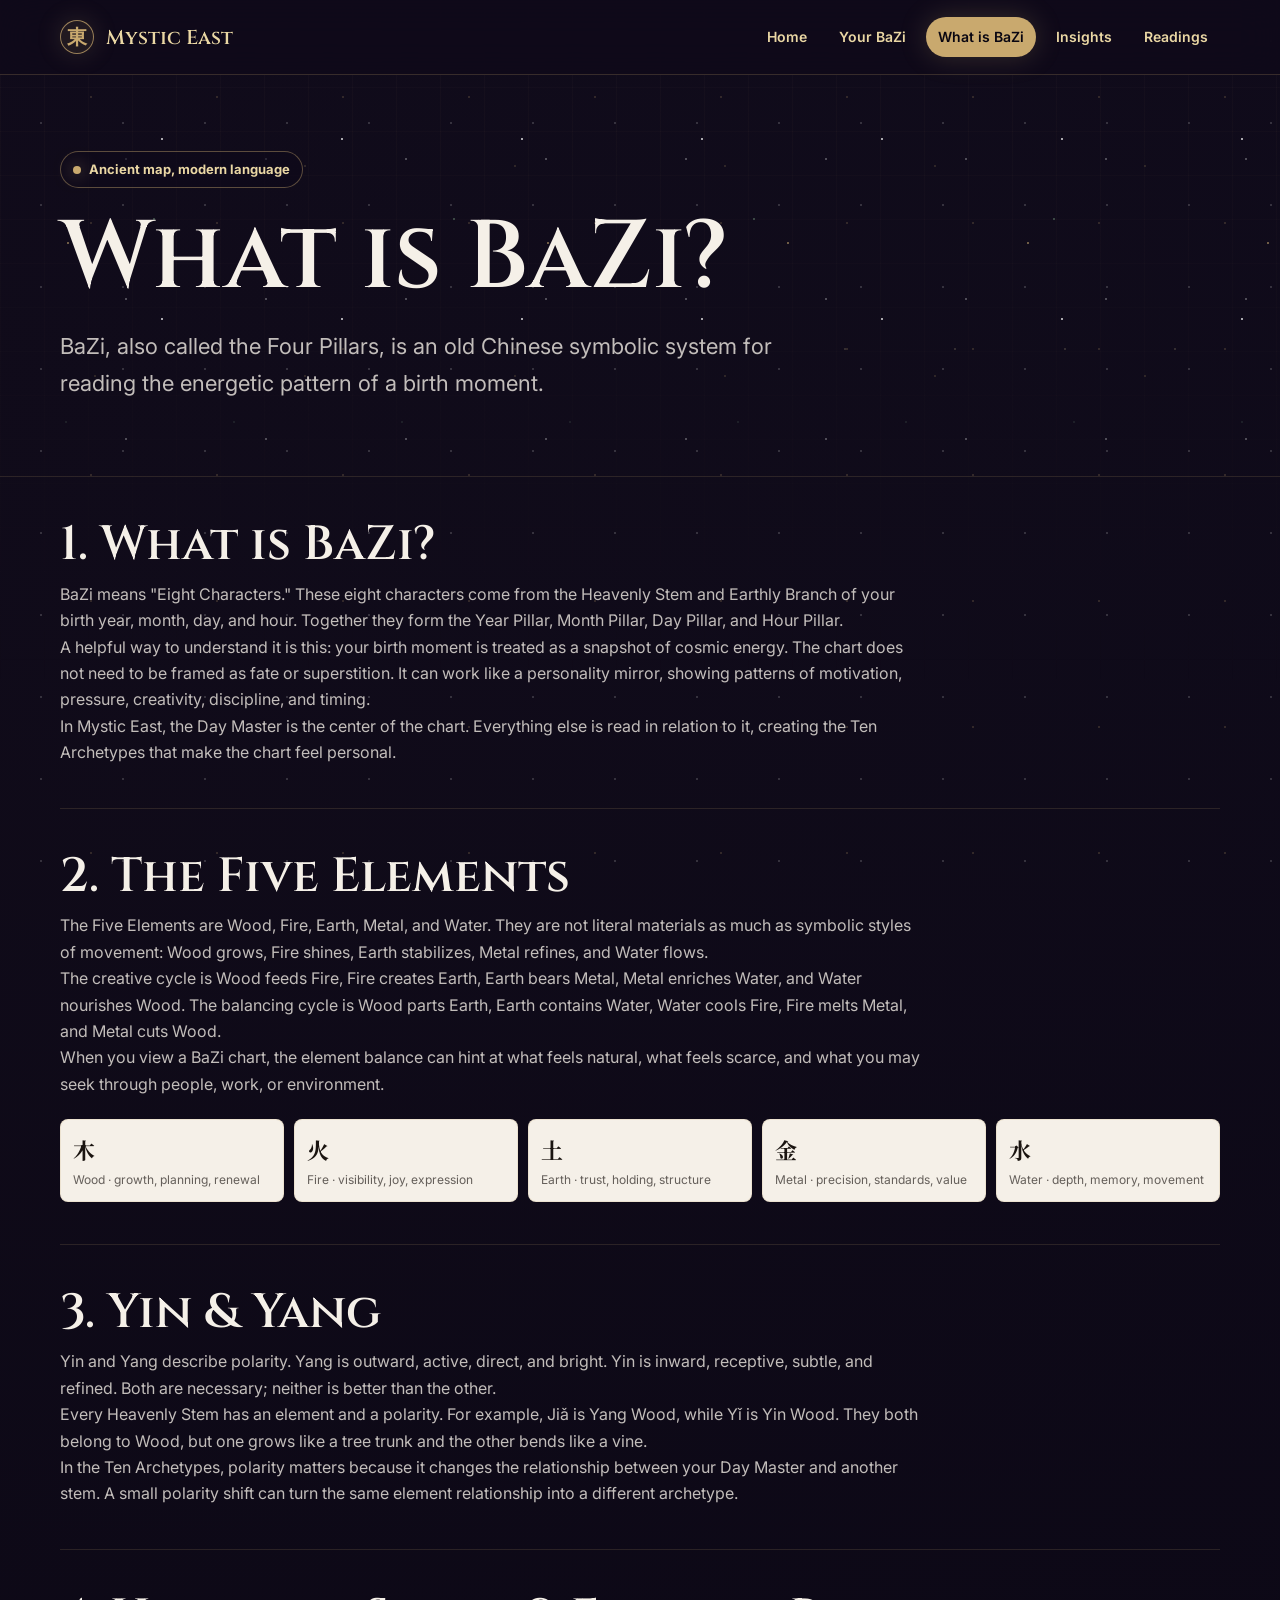
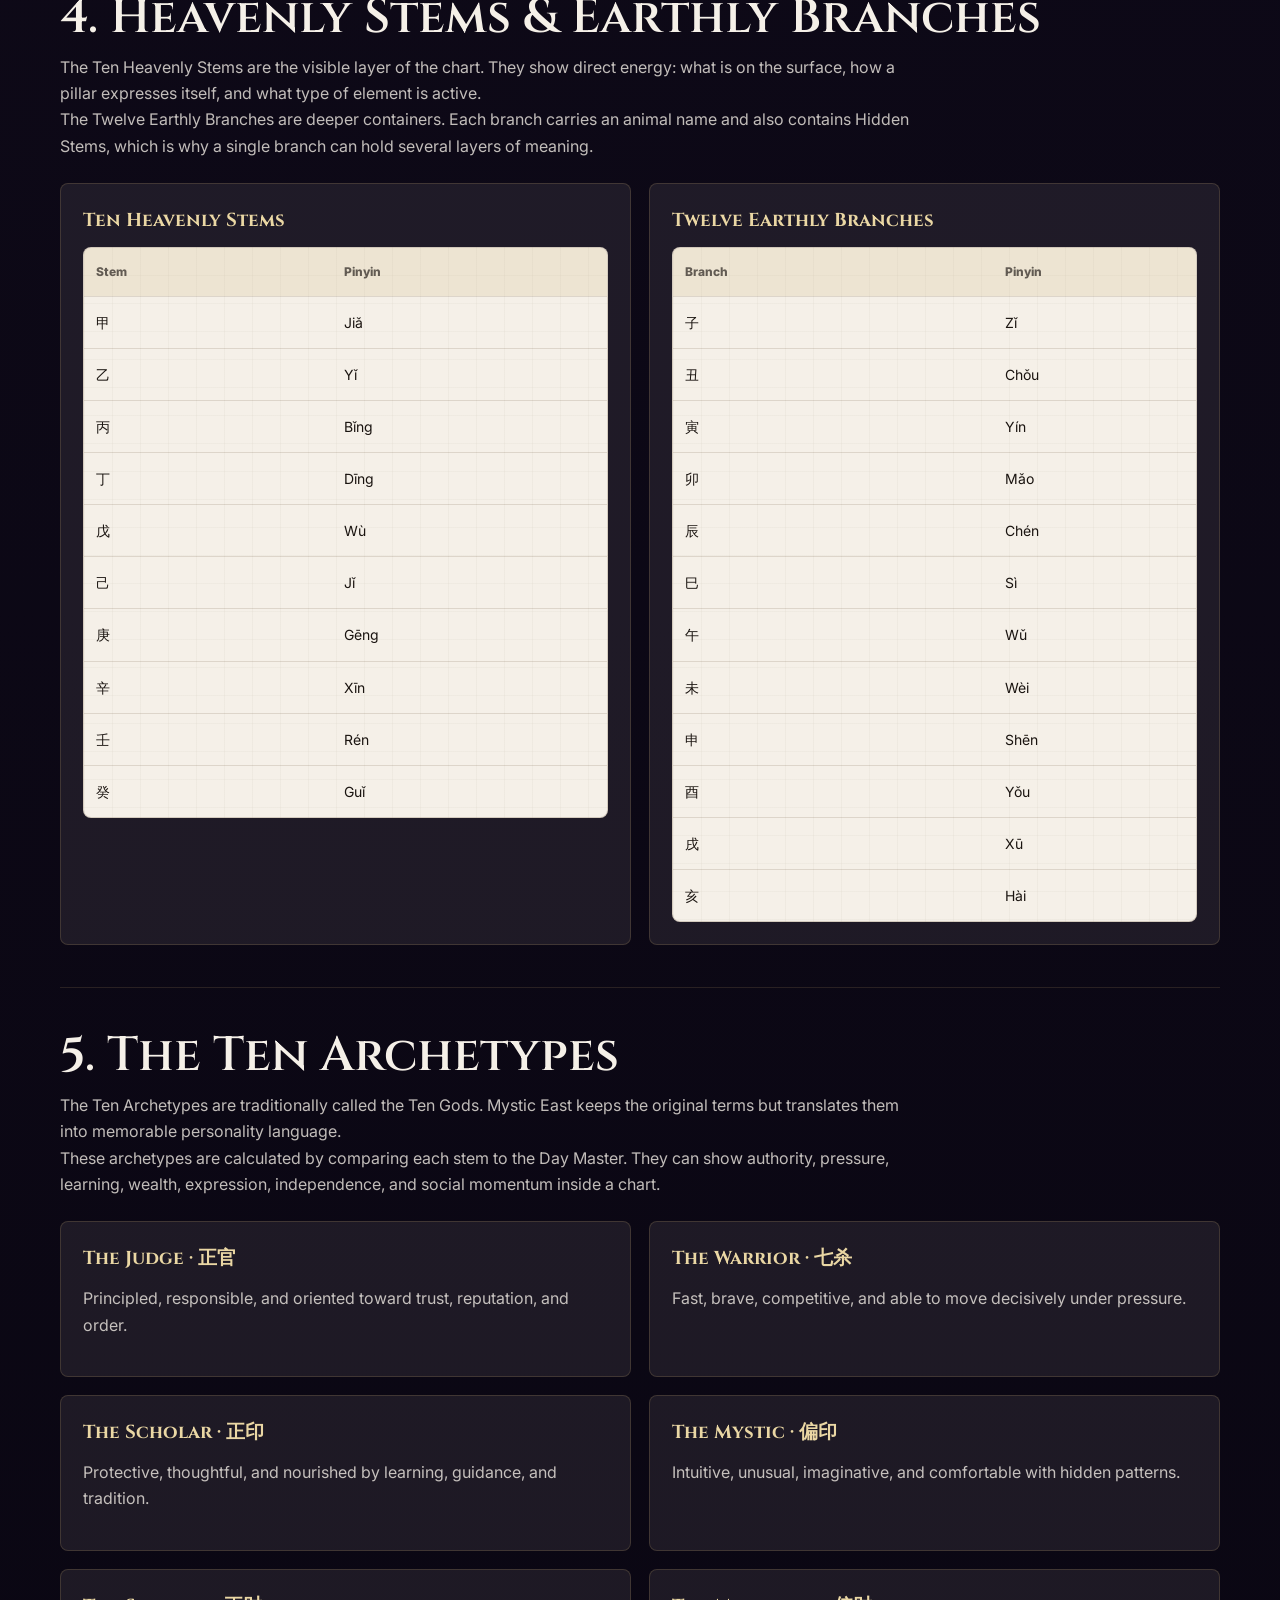
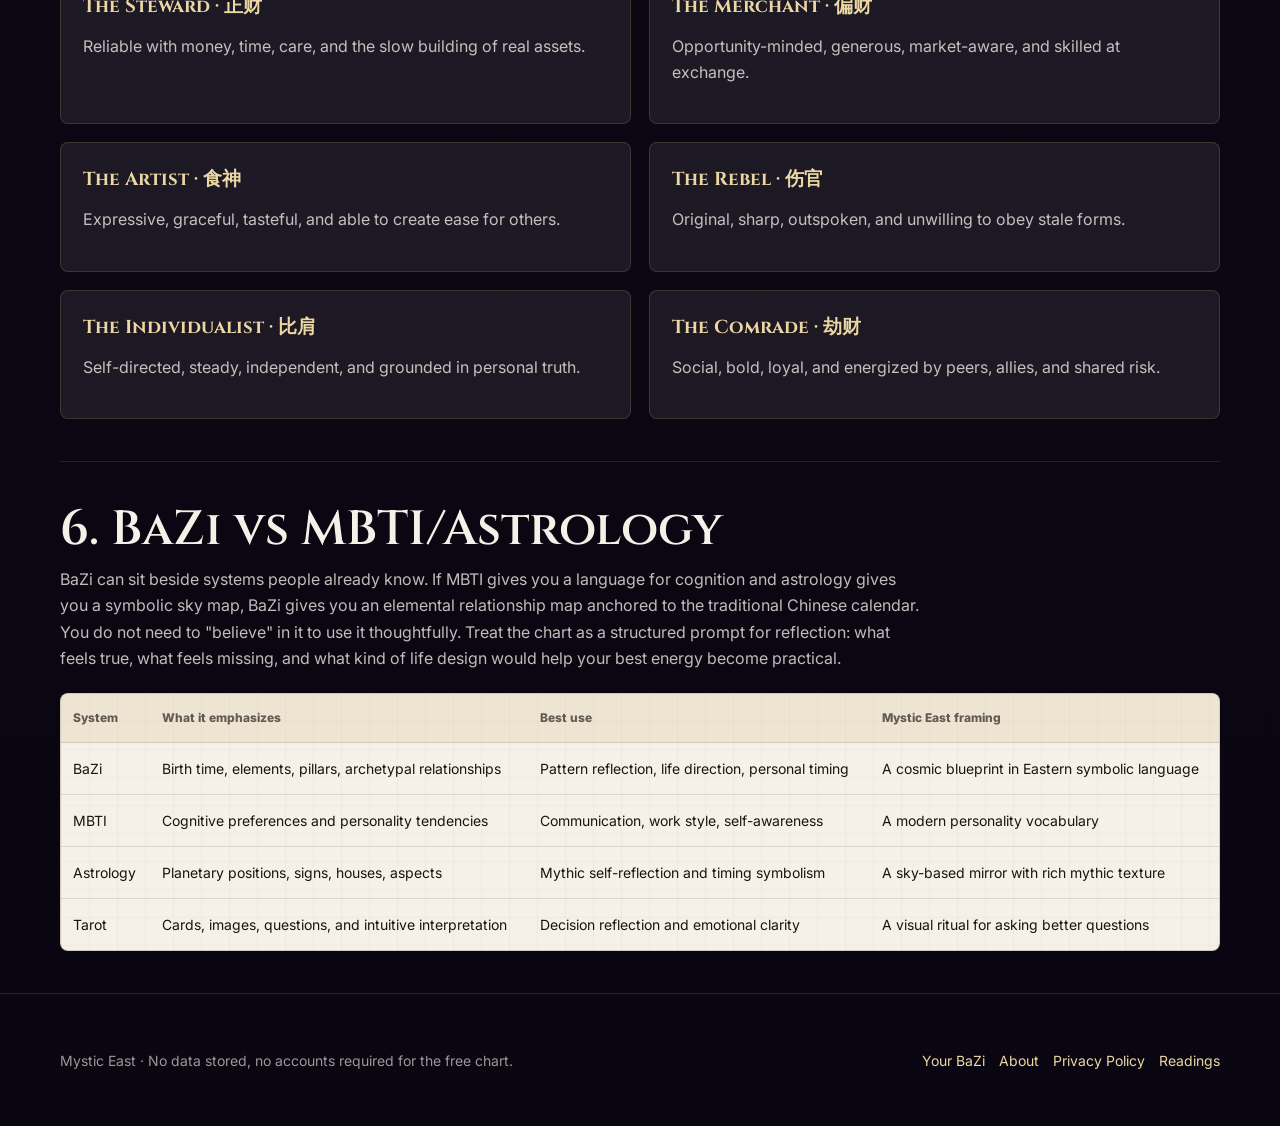
<file: what-is-bazi.html>
<!doctype html>
<html lang="en">
<head>
  <meta charset="utf-8">
  <meta name="viewport" content="width=device-width, initial-scale=1">
  <meta name="description" content="A clear English introduction to BaZi, Five Elements, Yin Yang, Heavenly Stems, Earthly Branches, and Ten Archetypes.">
  <link rel="canonical" href="https://yourbazi.xyz/what-is-bazi.html">
  <meta property="og:type" content="article">
  <meta property="og:site_name" content="Mystic East">
  <meta property="og:title" content="What is BaZi? | Mystic East">
  <meta property="og:description" content="A clear English guide to Four Pillars, Five Elements, Yin Yang, Heavenly Stems, Earthly Branches, and Ten Archetypes.">
  <meta property="og:url" content="https://yourbazi.xyz/what-is-bazi.html">
  <meta property="og:image" content="https://yourbazi.xyz/assets/og-mystic-east.svg">
  <meta name="twitter:card" content="summary_large_image">
  <meta name="twitter:title" content="What is BaZi? | Mystic East">
  <meta name="twitter:description" content="Learn BaZi in plain English for astrology, tarot, and personality-system fans.">
  <meta name="twitter:image" content="https://yourbazi.xyz/assets/og-mystic-east.svg">
  <title>What is BaZi? | Mystic East</title>
  <link rel="stylesheet" href="css/style.css">
  <script type="application/ld+json">
    {
      "@context": "https://schema.org",
      "@type": "Article",
      "headline": "What is BaZi?",
      "description": "A clear English introduction to BaZi and the Four Pillars.",
      "author": {
        "@type": "Organization",
        "name": "Mystic East"
      },
      "publisher": {
        "@type": "Organization",
        "name": "Mystic East"
      },
      "url": "https://yourbazi.xyz/what-is-bazi.html"
    }
  </script>
</head>
<body>
  <header class="site-header">
    <nav class="nav-shell" aria-label="Main navigation">
      <a class="brand" href="index.html" aria-label="Mystic East home">
        <span class="brand-mark">東</span>
        <span>Mystic East</span>
      </a>
      <div class="nav-links">
        <a href="index.html">Home</a>
        <a href="calculator.html">Your BaZi</a>
        <a href="what-is-bazi.html" aria-current="page">What is BaZi</a>
        <a href="insights/">Insights</a>
        <a href="readings.html">Readings</a>
      </div>
    </nav>
  </header>

  <main>
    <section class="hero compact">
      <div class="star-field" aria-hidden="true"></div>
      <div class="page-shell">
        <span class="eyebrow">Ancient map, modern language</span>
        <h1 class="page-title">What is BaZi?</h1>
        <p class="page-intro">
          BaZi, also called the Four Pillars, is an old Chinese symbolic system for reading
          the energetic pattern of a birth moment.
        </p>
      </div>
    </section>

    <div class="page-shell">
      <section class="content-section">
        <h2>1. What is BaZi?</h2>
        <p>
          BaZi means "Eight Characters." These eight characters come from the Heavenly Stem
          and Earthly Branch of your birth year, month, day, and hour. Together they form
          the Year Pillar, Month Pillar, Day Pillar, and Hour Pillar.
        </p>
        <p>
          A helpful way to understand it is this: your birth moment is treated as a snapshot
          of cosmic energy. The chart does not need to be framed as fate or superstition.
          It can work like a personality mirror, showing patterns of motivation, pressure,
          creativity, discipline, and timing.
        </p>
        <p>
          In Mystic East, the Day Master is the center of the chart. Everything else is read
          in relation to it, creating the Ten Archetypes that make the chart feel personal.
        </p>
      </section>

      <section class="content-section">
        <h2>2. The Five Elements</h2>
        <p>
          The Five Elements are Wood, Fire, Earth, Metal, and Water. They are not literal
          materials as much as symbolic styles of movement: Wood grows, Fire shines, Earth
          stabilizes, Metal refines, and Water flows.
        </p>
        <p>
          The creative cycle is Wood feeds Fire, Fire creates Earth, Earth bears Metal,
          Metal enriches Water, and Water nourishes Wood. The balancing cycle is Wood parts
          Earth, Earth contains Water, Water cools Fire, Fire melts Metal, and Metal cuts Wood.
        </p>
        <p>
          When you view a BaZi chart, the element balance can hint at what feels natural,
          what feels scarce, and what you may seek through people, work, or environment.
        </p>

        <div class="term-grid">
          <div class="term"><strong>木</strong><span>Wood · growth, planning, renewal</span></div>
          <div class="term"><strong>火</strong><span>Fire · visibility, joy, expression</span></div>
          <div class="term"><strong>土</strong><span>Earth · trust, holding, structure</span></div>
          <div class="term"><strong>金</strong><span>Metal · precision, standards, value</span></div>
          <div class="term"><strong>水</strong><span>Water · depth, memory, movement</span></div>
        </div>
      </section>

      <section class="content-section">
        <h2>3. Yin &amp; Yang</h2>
        <p>
          Yin and Yang describe polarity. Yang is outward, active, direct, and bright.
          Yin is inward, receptive, subtle, and refined. Both are necessary; neither is
          better than the other.
        </p>
        <p>
          Every Heavenly Stem has an element and a polarity. For example, Jiǎ is Yang Wood,
          while Yǐ is Yin Wood. They both belong to Wood, but one grows like a tree trunk
          and the other bends like a vine.
        </p>
        <p>
          In the Ten Archetypes, polarity matters because it changes the relationship between
          your Day Master and another stem. A small polarity shift can turn the same element
          relationship into a different archetype.
        </p>
      </section>

      <section class="content-section">
        <h2>4. Heavenly Stems &amp; Earthly Branches</h2>
        <p>
          The Ten Heavenly Stems are the visible layer of the chart. They show direct energy:
          what is on the surface, how a pillar expresses itself, and what type of element
          is active.
        </p>
        <p>
          The Twelve Earthly Branches are deeper containers. Each branch carries an animal
          name and also contains Hidden Stems, which is why a single branch can hold several
          layers of meaning.
        </p>

        <div class="content-grid">
          <div class="data-card">
            <h3>Ten Heavenly Stems</h3>
            <div class="table-wrap">
              <table>
                <thead>
                  <tr>
                    <th>Stem</th>
                    <th>Pinyin</th>
                    <th>Element</th>
                  </tr>
                </thead>
                <tbody>
                  <tr><td>甲</td><td>Jiǎ</td><td>Yang Wood</td></tr>
                  <tr><td>乙</td><td>Yǐ</td><td>Yin Wood</td></tr>
                  <tr><td>丙</td><td>Bǐng</td><td>Yang Fire</td></tr>
                  <tr><td>丁</td><td>Dīng</td><td>Yin Fire</td></tr>
                  <tr><td>戊</td><td>Wù</td><td>Yang Earth</td></tr>
                  <tr><td>己</td><td>Jǐ</td><td>Yin Earth</td></tr>
                  <tr><td>庚</td><td>Gēng</td><td>Yang Metal</td></tr>
                  <tr><td>辛</td><td>Xīn</td><td>Yin Metal</td></tr>
                  <tr><td>壬</td><td>Rén</td><td>Yang Water</td></tr>
                  <tr><td>癸</td><td>Guǐ</td><td>Yin Water</td></tr>
                </tbody>
              </table>
            </div>
          </div>

          <div class="data-card">
            <h3>Twelve Earthly Branches</h3>
            <div class="table-wrap">
              <table>
                <thead>
                  <tr>
                    <th>Branch</th>
                    <th>Pinyin</th>
                    <th>Animal</th>
                  </tr>
                </thead>
                <tbody>
                  <tr><td>子</td><td>Zǐ</td><td>Rat</td></tr>
                  <tr><td>丑</td><td>Chǒu</td><td>Ox</td></tr>
                  <tr><td>寅</td><td>Yín</td><td>Tiger</td></tr>
                  <tr><td>卯</td><td>Mǎo</td><td>Rabbit</td></tr>
                  <tr><td>辰</td><td>Chén</td><td>Dragon</td></tr>
                  <tr><td>巳</td><td>Sì</td><td>Snake</td></tr>
                  <tr><td>午</td><td>Wǔ</td><td>Horse</td></tr>
                  <tr><td>未</td><td>Wèi</td><td>Goat</td></tr>
                  <tr><td>申</td><td>Shēn</td><td>Monkey</td></tr>
                  <tr><td>酉</td><td>Yǒu</td><td>Rooster</td></tr>
                  <tr><td>戌</td><td>Xū</td><td>Dog</td></tr>
                  <tr><td>亥</td><td>Hài</td><td>Pig</td></tr>
                </tbody>
              </table>
            </div>
          </div>
        </div>
      </section>

      <section class="content-section">
        <h2>5. The Ten Archetypes</h2>
        <p>
          The Ten Archetypes are traditionally called the Ten Gods. Mystic East keeps the
          original terms but translates them into memorable personality language.
        </p>
        <p>
          These archetypes are calculated by comparing each stem to the Day Master.
          They can show authority, pressure, learning, wealth, expression, independence,
          and social momentum inside a chart.
        </p>

        <div class="content-grid">
          <article class="data-card">
            <h3>The Judge · 正官</h3>
            <p>Principled, responsible, and oriented toward trust, reputation, and order.</p>
          </article>
          <article class="data-card">
            <h3>The Warrior · 七杀</h3>
            <p>Fast, brave, competitive, and able to move decisively under pressure.</p>
          </article>
          <article class="data-card">
            <h3>The Scholar · 正印</h3>
            <p>Protective, thoughtful, and nourished by learning, guidance, and tradition.</p>
          </article>
          <article class="data-card">
            <h3>The Mystic · 偏印</h3>
            <p>Intuitive, unusual, imaginative, and comfortable with hidden patterns.</p>
          </article>
          <article class="data-card">
            <h3>The Steward · 正财</h3>
            <p>Reliable with money, time, care, and the slow building of real assets.</p>
          </article>
          <article class="data-card">
            <h3>The Merchant · 偏财</h3>
            <p>Opportunity-minded, generous, market-aware, and skilled at exchange.</p>
          </article>
          <article class="data-card">
            <h3>The Artist · 食神</h3>
            <p>Expressive, graceful, tasteful, and able to create ease for others.</p>
          </article>
          <article class="data-card">
            <h3>The Rebel · 伤官</h3>
            <p>Original, sharp, outspoken, and unwilling to obey stale forms.</p>
          </article>
          <article class="data-card">
            <h3>The Individualist · 比肩</h3>
            <p>Self-directed, steady, independent, and grounded in personal truth.</p>
          </article>
          <article class="data-card">
            <h3>The Comrade · 劫财</h3>
            <p>Social, bold, loyal, and energized by peers, allies, and shared risk.</p>
          </article>
        </div>
      </section>

      <section class="content-section">
        <h2>6. BaZi vs MBTI/Astrology</h2>
        <p>
          BaZi can sit beside systems people already know. If MBTI gives you a language
          for cognition and astrology gives you a symbolic sky map, BaZi gives you an elemental
          relationship map anchored to the traditional Chinese calendar.
        </p>
        <p>
          You do not need to "believe" in it to use it thoughtfully. Treat the chart as
          a structured prompt for reflection: what feels true, what feels missing, and what
          kind of life design would help your best energy become practical.
        </p>

        <div class="table-wrap compare-table">
          <table>
            <thead>
              <tr>
                <th>System</th>
                <th>What it emphasizes</th>
                <th>Best use</th>
                <th>Mystic East framing</th>
              </tr>
            </thead>
            <tbody>
              <tr>
                <td>BaZi</td>
                <td>Birth time, elements, pillars, archetypal relationships</td>
                <td>Pattern reflection, life direction, personal timing</td>
                <td>A cosmic blueprint in Eastern symbolic language</td>
              </tr>
              <tr>
                <td>MBTI</td>
                <td>Cognitive preferences and personality tendencies</td>
                <td>Communication, work style, self-awareness</td>
                <td>A modern personality vocabulary</td>
              </tr>
              <tr>
                <td>Astrology</td>
                <td>Planetary positions, signs, houses, aspects</td>
                <td>Mythic self-reflection and timing symbolism</td>
                <td>A sky-based mirror with rich mythic texture</td>
              </tr>
              <tr>
                <td>Tarot</td>
                <td>Cards, images, questions, and intuitive interpretation</td>
                <td>Decision reflection and emotional clarity</td>
                <td>A visual ritual for asking better questions</td>
              </tr>
            </tbody>
          </table>
        </div>
      </section>
    </div>
  </main>

  <footer class="site-footer">
    <div class="footer-shell">
      <span>Mystic East · No data stored, no accounts required for the free chart.</span>
      <div class="footer-links">
        <a href="calculator.html">Your BaZi</a>
        <a href="about.html">About</a>
        <a href="privacy.html">Privacy Policy</a>
        <a href="readings.html">Readings</a>
      </div>
    </div>
  </footer>
</body>
</html>
</file>
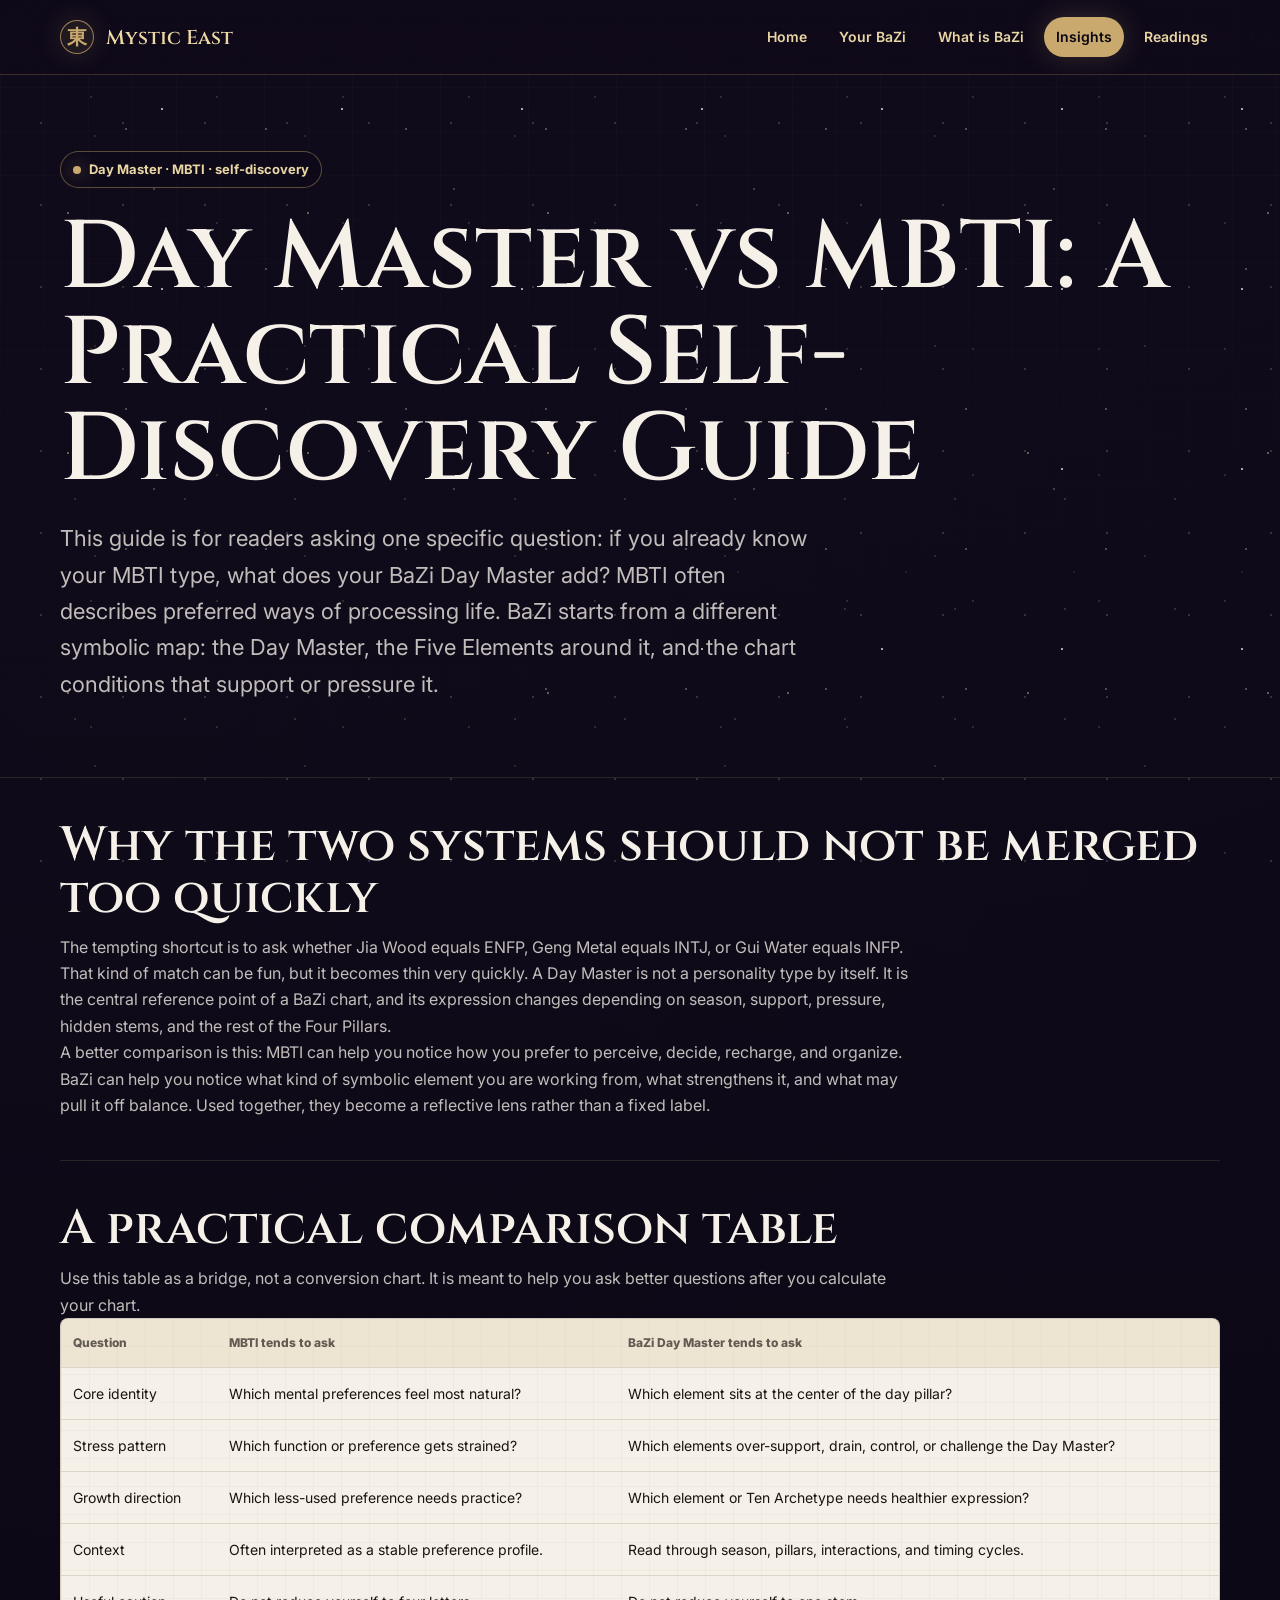
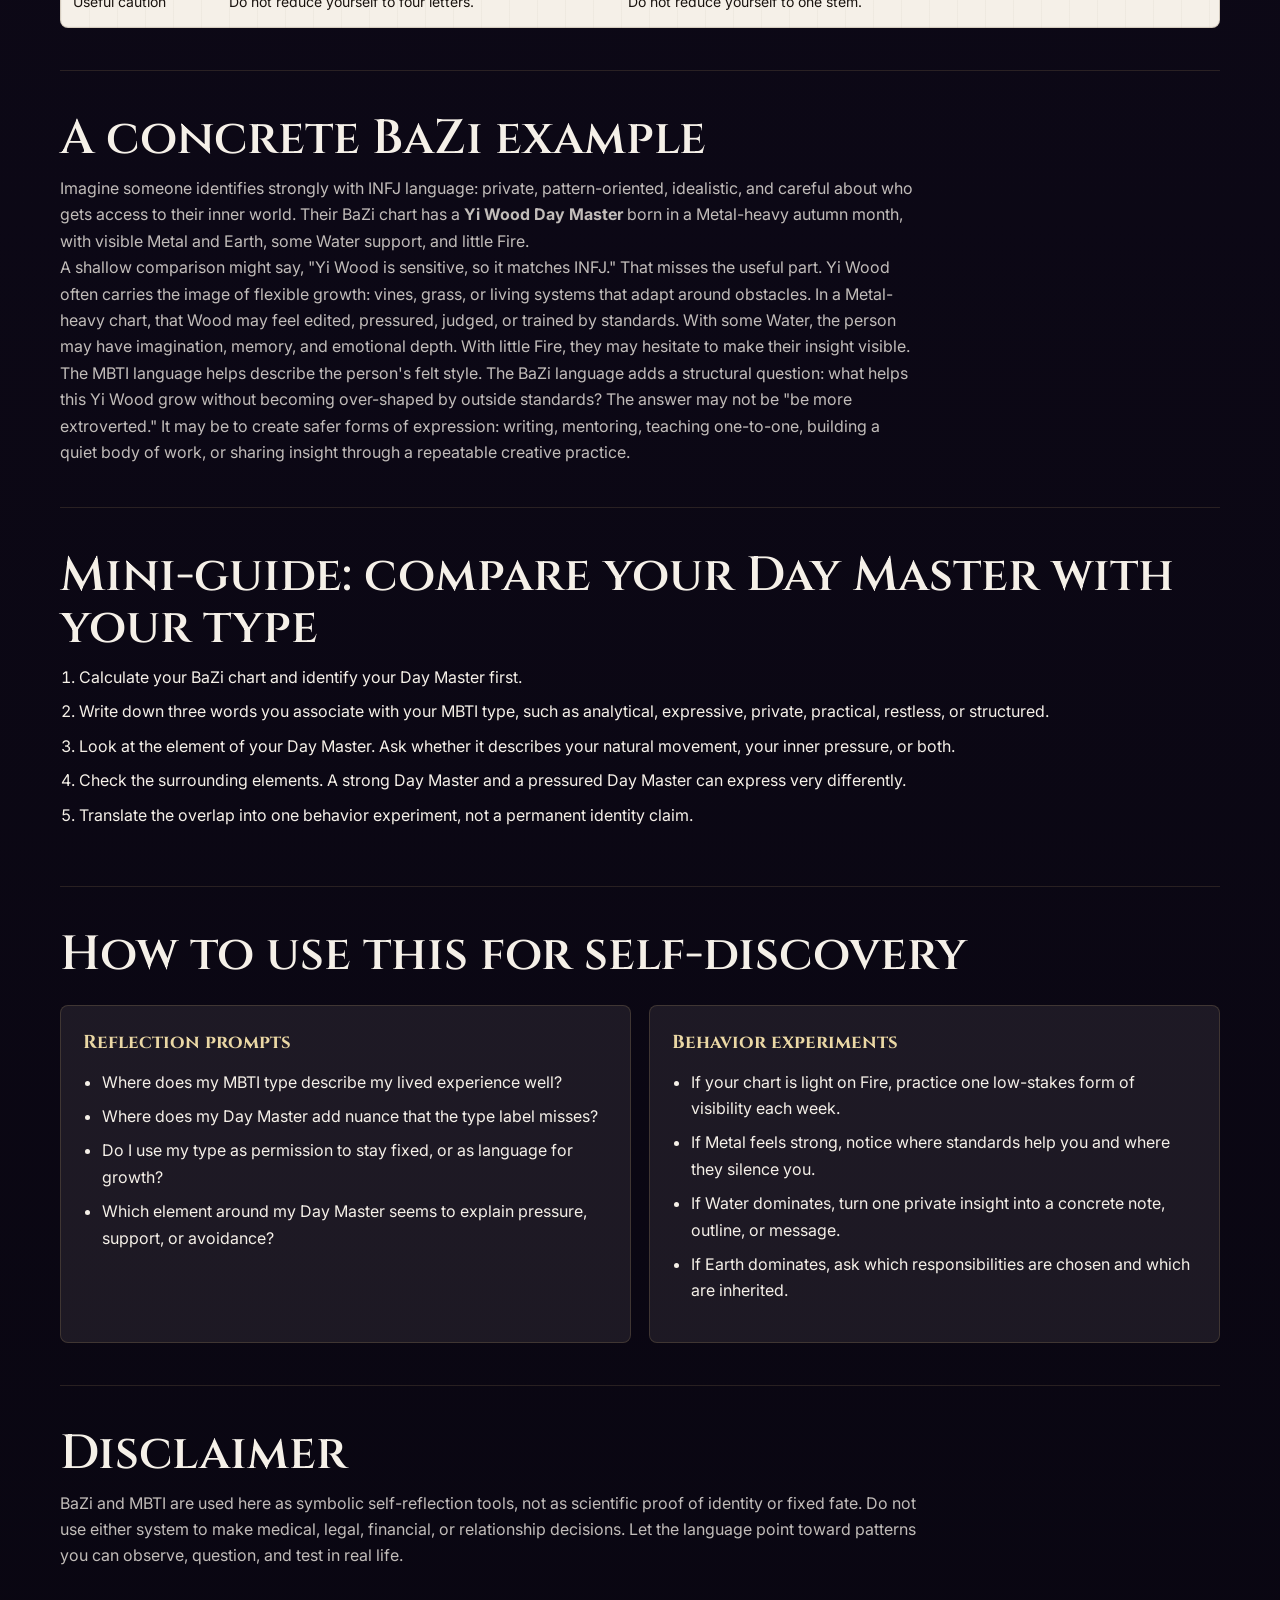
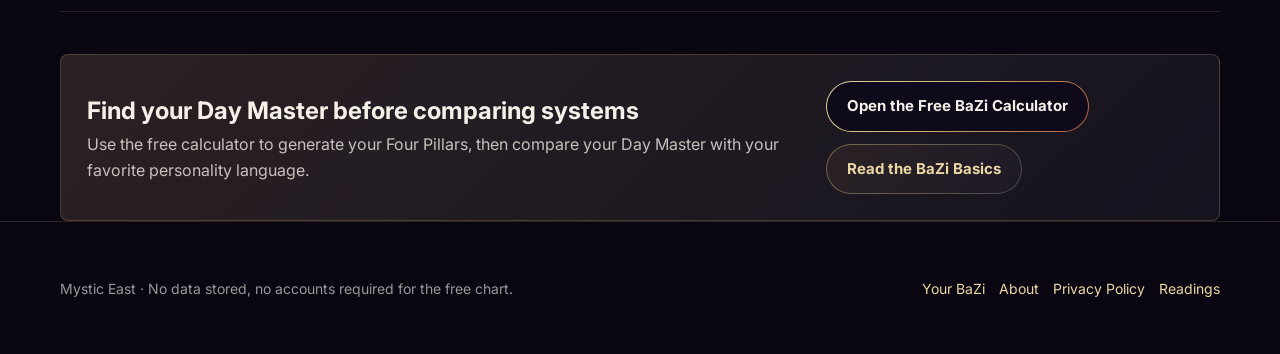
<file: insights/day-master-vs-mbti.html>
<!doctype html>
<html lang="en">
<head>
  <meta charset="utf-8">
  <meta name="viewport" content="width=device-width, initial-scale=1">
  <meta name="description" content="A practical guide for comparing your BaZi Day Master with MBTI without turning either system into a fixed identity label.">
  <link rel="canonical" href="https://yourbazi.xyz/insights/day-master-vs-mbti.html">
  <meta property="og:type" content="article">
  <meta property="og:site_name" content="Mystic East">
  <meta property="og:title" content="Day Master vs MBTI: A Practical Self-Discovery Guide | Mystic East">
  <meta property="og:description" content="Learn how to compare BaZi Day Master symbolism with MBTI patterns using a concrete chart example, a translation table, and reflection prompts.">
  <meta property="og:url" content="https://yourbazi.xyz/insights/day-master-vs-mbti.html">
  <meta property="og:image" content="https://yourbazi.xyz/assets/og-mystic-east.svg">
  <meta name="twitter:card" content="summary_large_image">
  <meta name="twitter:title" content="Day Master vs MBTI: A Practical Self-Discovery Guide | Mystic East">
  <meta name="twitter:description" content="A cautious bridge between BaZi Day Master symbolism and MBTI-style self-reflection.">
  <meta name="twitter:image" content="https://yourbazi.xyz/assets/og-mystic-east.svg">
  <title>Day Master vs MBTI: A Practical Self-Discovery Guide | Mystic East</title>
  <link rel="stylesheet" href="../css/style.css">
  <script type="application/ld+json">
    {
      "@context": "https://schema.org",
      "@type": "Article",
      "headline": "Day Master vs MBTI: A Practical Self-Discovery Guide",
      "description": "A practical guide for comparing your BaZi Day Master with MBTI without turning either system into a fixed identity label.",
      "datePublished": "2026-07-17",
      "dateModified": "2026-07-17",
      "author": {
        "@type": "Organization",
        "name": "Mystic East"
      },
      "publisher": {
        "@type": "Organization",
        "name": "Mystic East"
      },
      "url": "https://yourbazi.xyz/insights/day-master-vs-mbti.html",
      "mainEntityOfPage": "https://yourbazi.xyz/insights/day-master-vs-mbti.html"
    }
  </script>
</head>
<body>
  <header class="site-header">
    <nav class="nav-shell" aria-label="Main navigation">
      <a class="brand" href="../index.html" aria-label="Mystic East home">
        <span class="brand-mark">東</span>
        <span>Mystic East</span>
      </a>
      <div class="nav-links">
        <a href="../index.html">Home</a>
        <a href="../calculator.html">Your BaZi</a>
        <a href="../what-is-bazi.html">What is BaZi</a>
        <a href="./" aria-current="page">Insights</a>
        <a href="../readings.html">Readings</a>
      </div>
    </nav>
  </header>

  <main>
    <section class="hero compact">
      <div class="star-field" aria-hidden="true"></div>
      <div class="page-shell">
        <span class="eyebrow">Day Master · MBTI · self-discovery</span>
        <h1 class="page-title">Day Master vs MBTI: A Practical Self-Discovery Guide</h1>
        <p class="page-intro">
          This guide is for readers asking one specific question: if you already know your MBTI type,
          what does your BaZi Day Master add? MBTI often describes preferred ways of processing life.
          BaZi starts from a different symbolic map: the Day Master, the Five Elements around it, and
          the chart conditions that support or pressure it.
        </p>
      </div>
    </section>

    <div class="page-shell">
      <section class="content-section">
        <h2>Why the two systems should not be merged too quickly</h2>
        <p>
          The tempting shortcut is to ask whether Jia Wood equals ENFP, Geng Metal equals INTJ, or
          Gui Water equals INFP. That kind of match can be fun, but it becomes thin very quickly.
          A Day Master is not a personality type by itself. It is the central reference point of a
          BaZi chart, and its expression changes depending on season, support, pressure, hidden stems,
          and the rest of the Four Pillars.
        </p>
        <p>
          A better comparison is this: MBTI can help you notice how you prefer to perceive, decide,
          recharge, and organize. BaZi can help you notice what kind of symbolic element you are
          working from, what strengthens it, and what may pull it off balance. Used together, they
          become a reflective lens rather than a fixed label.
        </p>
      </section>

      <section class="content-section">
        <h2>A practical comparison table</h2>
        <p>
          Use this table as a bridge, not a conversion chart. It is meant to help you ask better
          questions after you calculate your chart.
        </p>
        <div class="table-wrap">
          <table>
            <thead>
              <tr>
                <th>Question</th>
                <th>MBTI tends to ask</th>
                <th>BaZi Day Master tends to ask</th>
              </tr>
            </thead>
            <tbody>
              <tr>
                <td>Core identity</td>
                <td>Which mental preferences feel most natural?</td>
                <td>Which element sits at the center of the day pillar?</td>
              </tr>
              <tr>
                <td>Stress pattern</td>
                <td>Which function or preference gets strained?</td>
                <td>Which elements over-support, drain, control, or challenge the Day Master?</td>
              </tr>
              <tr>
                <td>Growth direction</td>
                <td>Which less-used preference needs practice?</td>
                <td>Which element or Ten Archetype needs healthier expression?</td>
              </tr>
              <tr>
                <td>Context</td>
                <td>Often interpreted as a stable preference profile.</td>
                <td>Read through season, pillars, interactions, and timing cycles.</td>
              </tr>
              <tr>
                <td>Useful caution</td>
                <td>Do not reduce yourself to four letters.</td>
                <td>Do not reduce yourself to one stem.</td>
              </tr>
            </tbody>
          </table>
        </div>
      </section>

      <section class="content-section">
        <h2>A concrete BaZi example</h2>
        <p>
          Imagine someone identifies strongly with INFJ language: private, pattern-oriented,
          idealistic, and careful about who gets access to their inner world. Their BaZi chart has a
          <strong>Yi Wood Day Master</strong> born in a Metal-heavy autumn month, with visible Metal
          and Earth, some Water support, and little Fire.
        </p>
        <p>
          A shallow comparison might say, "Yi Wood is sensitive, so it matches INFJ." That misses the
          useful part. Yi Wood often carries the image of flexible growth: vines, grass, or living
          systems that adapt around obstacles. In a Metal-heavy chart, that Wood may feel edited,
          pressured, judged, or trained by standards. With some Water, the person may have imagination,
          memory, and emotional depth. With little Fire, they may hesitate to make their insight visible.
        </p>
        <p>
          The MBTI language helps describe the person's felt style. The BaZi language adds a structural
          question: what helps this Yi Wood grow without becoming over-shaped by outside standards?
          The answer may not be "be more extroverted." It may be to create safer forms of expression:
          writing, mentoring, teaching one-to-one, building a quiet body of work, or sharing insight
          through a repeatable creative practice.
        </p>
      </section>

      <section class="content-section">
        <h2>Mini-guide: compare your Day Master with your type</h2>
        <ol>
          <li>Calculate your BaZi chart and identify your Day Master first.</li>
          <li>Write down three words you associate with your MBTI type, such as analytical, expressive, private, practical, restless, or structured.</li>
          <li>Look at the element of your Day Master. Ask whether it describes your natural movement, your inner pressure, or both.</li>
          <li>Check the surrounding elements. A strong Day Master and a pressured Day Master can express very differently.</li>
          <li>Translate the overlap into one behavior experiment, not a permanent identity claim.</li>
        </ol>
      </section>

      <section class="content-section">
        <h2>How to use this for self-discovery</h2>
        <div class="content-grid">
          <article class="data-card">
            <h3>Reflection prompts</h3>
            <ul>
              <li>Where does my MBTI type describe my lived experience well?</li>
              <li>Where does my Day Master add nuance that the type label misses?</li>
              <li>Do I use my type as permission to stay fixed, or as language for growth?</li>
              <li>Which element around my Day Master seems to explain pressure, support, or avoidance?</li>
            </ul>
          </article>
          <article class="data-card">
            <h3>Behavior experiments</h3>
            <ul>
              <li>If your chart is light on Fire, practice one low-stakes form of visibility each week.</li>
              <li>If Metal feels strong, notice where standards help you and where they silence you.</li>
              <li>If Water dominates, turn one private insight into a concrete note, outline, or message.</li>
              <li>If Earth dominates, ask which responsibilities are chosen and which are inherited.</li>
            </ul>
          </article>
        </div>
      </section>

      <section class="content-section">
        <h2>Disclaimer</h2>
        <p>
          BaZi and MBTI are used here as symbolic self-reflection tools, not as scientific proof of
          identity or fixed fate. Do not use either system to make medical, legal, financial, or
          relationship decisions. Let the language point toward patterns you can observe, question,
          and test in real life.
        </p>
      </section>

      <div class="cta-band">
        <div>
          <h2>Find your Day Master before comparing systems</h2>
          <p>Use the free calculator to generate your Four Pillars, then compare your Day Master with your favorite personality language.</p>
        </div>
        <div class="button-row">
          <a class="btn" href="../calculator.html">Open the Free BaZi Calculator</a>
          <a class="btn secondary" href="../what-is-bazi.html">Read the BaZi Basics</a>
        </div>
      </div>
    </div>
  </main>

  <footer class="site-footer">
    <div class="footer-shell">
      <span>Mystic East · No data stored, no accounts required for the free chart.</span>
      <div class="footer-links">
        <a href="../calculator.html">Your BaZi</a>
        <a href="../about.html">About</a>
        <a href="../privacy.html">Privacy Policy</a>
        <a href="../readings.html">Readings</a>
      </div>
    </div>
  </footer>
</body>
</html>
</file>
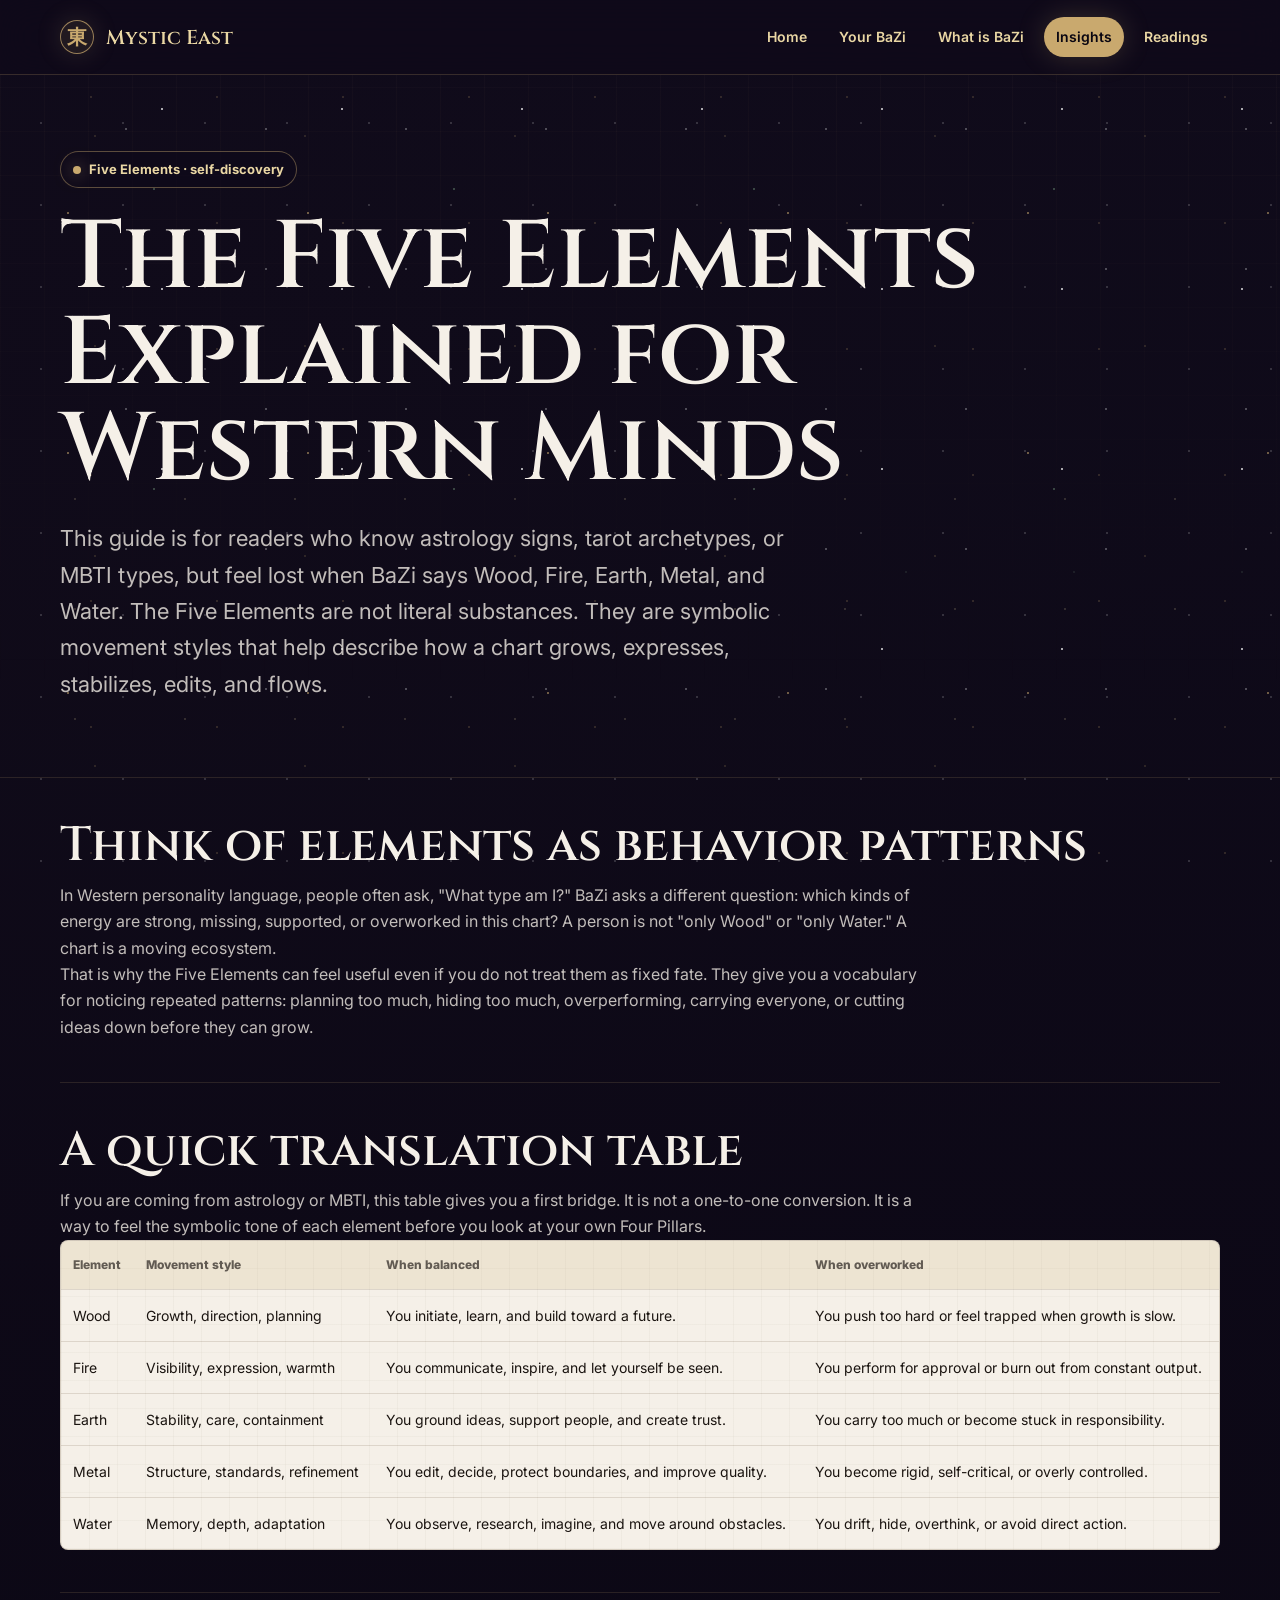
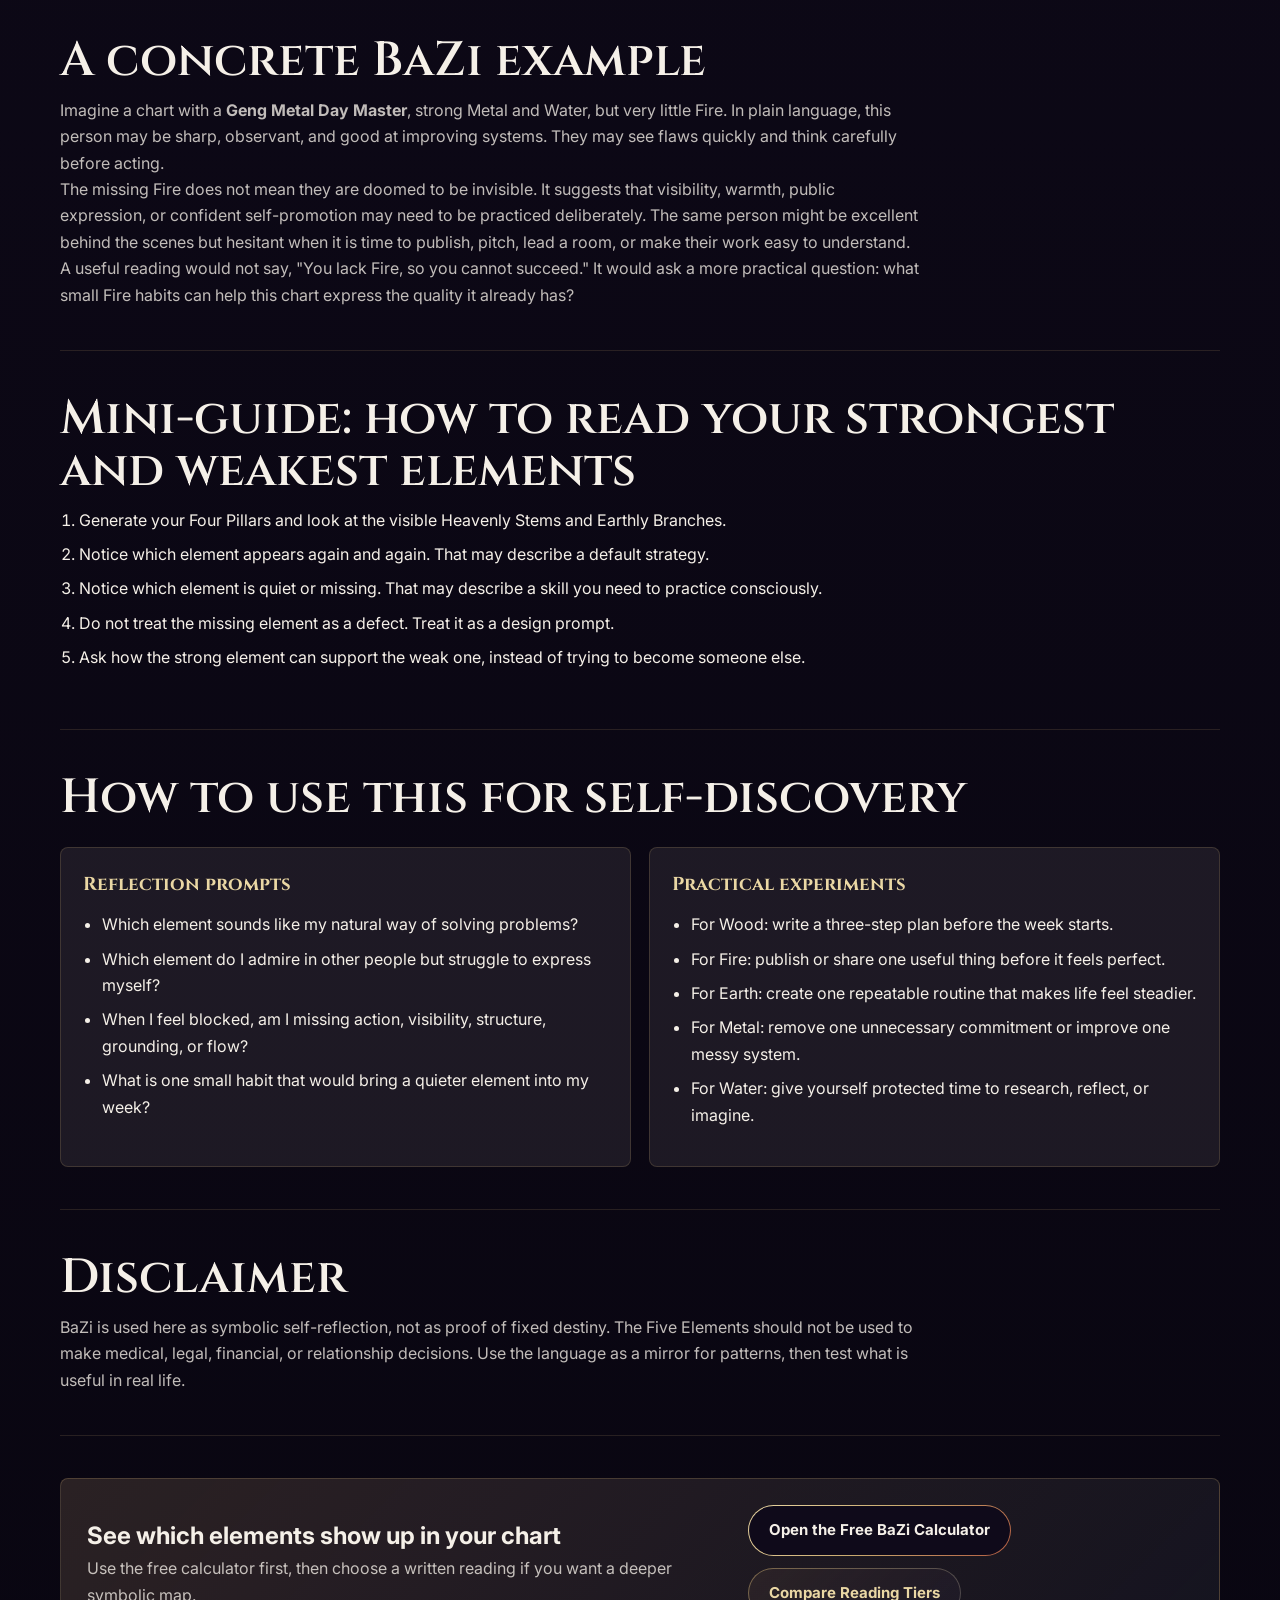
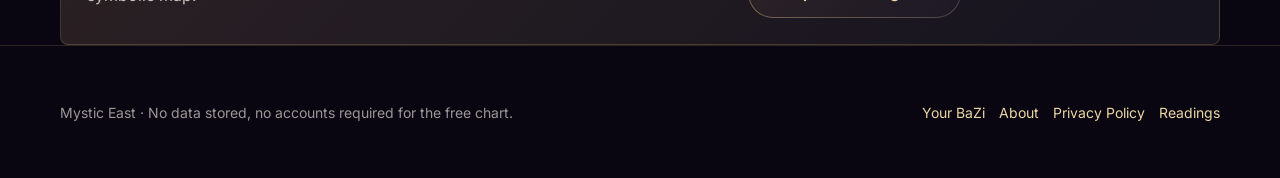
<file: insights/five-elements-western-minds.html>
<!doctype html>
<html lang="en">
<head>
  <meta charset="utf-8">
  <meta name="viewport" content="width=device-width, initial-scale=1">
  <meta name="description" content="A practical BaZi guide to Wood, Fire, Earth, Metal, and Water for readers coming from astrology, MBTI, tarot, or personality systems.">
  <link rel="canonical" href="https://yourbazi.xyz/insights/five-elements-western-minds.html">
  <meta property="og:type" content="article">
  <meta property="og:site_name" content="Mystic East">
  <meta property="og:title" content="The Five Elements Explained for Western Minds | Mystic East">
  <meta property="og:description" content="Learn the Five Elements as movement styles, with a concrete BaZi example, comparison table, and reflection prompts.">
  <meta property="og:url" content="https://yourbazi.xyz/insights/five-elements-western-minds.html">
  <meta property="og:image" content="https://yourbazi.xyz/assets/og-mystic-east.svg">
  <meta name="twitter:card" content="summary_large_image">
  <meta name="twitter:title" content="The Five Elements Explained for Western Minds | Mystic East">
  <meta name="twitter:description" content="A practical self-discovery guide to Wood, Fire, Earth, Metal, and Water in BaZi.">
  <meta name="twitter:image" content="https://yourbazi.xyz/assets/og-mystic-east.svg">
  <title>The Five Elements Explained for Western Minds | Mystic East</title>
  <link rel="stylesheet" href="../css/style.css">
  <script type="application/ld+json">
    {
      "@context": "https://schema.org",
      "@type": "Article",
      "headline": "The Five Elements Explained for Western Minds",
      "description": "A practical BaZi guide to Wood, Fire, Earth, Metal, and Water for readers coming from astrology, MBTI, tarot, or personality systems.",
      "datePublished": "2026-06-22",
      "dateModified": "2026-06-22",
      "author": {
        "@type": "Organization",
        "name": "Mystic East"
      },
      "publisher": {
        "@type": "Organization",
        "name": "Mystic East"
      },
      "url": "https://yourbazi.xyz/insights/five-elements-western-minds.html",
      "mainEntityOfPage": "https://yourbazi.xyz/insights/five-elements-western-minds.html"
    }
  </script>
</head>
<body>
  <header class="site-header">
    <nav class="nav-shell" aria-label="Main navigation">
      <a class="brand" href="../index.html" aria-label="Mystic East home">
        <span class="brand-mark">東</span>
        <span>Mystic East</span>
      </a>
      <div class="nav-links">
        <a href="../index.html">Home</a>
        <a href="../calculator.html">Your BaZi</a>
        <a href="../what-is-bazi.html">What is BaZi</a>
        <a href="./" aria-current="page">Insights</a>
        <a href="../readings.html">Readings</a>
      </div>
    </nav>
  </header>

  <main>
    <section class="hero compact">
      <div class="star-field" aria-hidden="true"></div>
      <div class="page-shell">
        <span class="eyebrow">Five Elements · self-discovery</span>
        <h1 class="page-title">The Five Elements Explained for Western Minds</h1>
        <p class="page-intro">
          This guide is for readers who know astrology signs, tarot archetypes, or MBTI types, but feel
          lost when BaZi says Wood, Fire, Earth, Metal, and Water. The Five Elements are not literal
          substances. They are symbolic movement styles that help describe how a chart grows, expresses,
          stabilizes, edits, and flows.
        </p>
      </div>
    </section>

    <div class="page-shell">
      <section class="content-section">
        <h2>Think of elements as behavior patterns</h2>
        <p>
          In Western personality language, people often ask, "What type am I?" BaZi asks a different
          question: which kinds of energy are strong, missing, supported, or overworked in this chart?
          A person is not "only Wood" or "only Water." A chart is a moving ecosystem.
        </p>
        <p>
          That is why the Five Elements can feel useful even if you do not treat them as fixed fate.
          They give you a vocabulary for noticing repeated patterns: planning too much, hiding too much,
          overperforming, carrying everyone, or cutting ideas down before they can grow.
        </p>
      </section>

      <section class="content-section">
        <h2>A quick translation table</h2>
        <p>
          If you are coming from astrology or MBTI, this table gives you a first bridge. It is not a
          one-to-one conversion. It is a way to feel the symbolic tone of each element before you look
          at your own Four Pillars.
        </p>
        <div class="table-wrap">
          <table>
            <thead>
              <tr>
                <th>Element</th>
                <th>Movement style</th>
                <th>When balanced</th>
                <th>When overworked</th>
              </tr>
            </thead>
            <tbody>
              <tr>
                <td>Wood</td>
                <td>Growth, direction, planning</td>
                <td>You initiate, learn, and build toward a future.</td>
                <td>You push too hard or feel trapped when growth is slow.</td>
              </tr>
              <tr>
                <td>Fire</td>
                <td>Visibility, expression, warmth</td>
                <td>You communicate, inspire, and let yourself be seen.</td>
                <td>You perform for approval or burn out from constant output.</td>
              </tr>
              <tr>
                <td>Earth</td>
                <td>Stability, care, containment</td>
                <td>You ground ideas, support people, and create trust.</td>
                <td>You carry too much or become stuck in responsibility.</td>
              </tr>
              <tr>
                <td>Metal</td>
                <td>Structure, standards, refinement</td>
                <td>You edit, decide, protect boundaries, and improve quality.</td>
                <td>You become rigid, self-critical, or overly controlled.</td>
              </tr>
              <tr>
                <td>Water</td>
                <td>Memory, depth, adaptation</td>
                <td>You observe, research, imagine, and move around obstacles.</td>
                <td>You drift, hide, overthink, or avoid direct action.</td>
              </tr>
            </tbody>
          </table>
        </div>
      </section>

      <section class="content-section">
        <h2>A concrete BaZi example</h2>
        <p>
          Imagine a chart with a <strong>Geng Metal Day Master</strong>, strong Metal and Water, but
          very little Fire. In plain language, this person may be sharp, observant, and good at improving
          systems. They may see flaws quickly and think carefully before acting.
        </p>
        <p>
          The missing Fire does not mean they are doomed to be invisible. It suggests that visibility,
          warmth, public expression, or confident self-promotion may need to be practiced deliberately.
          The same person might be excellent behind the scenes but hesitant when it is time to publish,
          pitch, lead a room, or make their work easy to understand.
        </p>
        <p>
          A useful reading would not say, "You lack Fire, so you cannot succeed." It would ask a more
          practical question: what small Fire habits can help this chart express the quality it already has?
        </p>
      </section>

      <section class="content-section">
        <h2>Mini-guide: how to read your strongest and weakest elements</h2>
        <ol>
          <li>Generate your Four Pillars and look at the visible Heavenly Stems and Earthly Branches.</li>
          <li>Notice which element appears again and again. That may describe a default strategy.</li>
          <li>Notice which element is quiet or missing. That may describe a skill you need to practice consciously.</li>
          <li>Do not treat the missing element as a defect. Treat it as a design prompt.</li>
          <li>Ask how the strong element can support the weak one, instead of trying to become someone else.</li>
        </ol>
      </section>

      <section class="content-section">
        <h2>How to use this for self-discovery</h2>
        <div class="content-grid">
          <article class="data-card">
            <h3>Reflection prompts</h3>
            <ul>
              <li>Which element sounds like my natural way of solving problems?</li>
              <li>Which element do I admire in other people but struggle to express myself?</li>
              <li>When I feel blocked, am I missing action, visibility, structure, grounding, or flow?</li>
              <li>What is one small habit that would bring a quieter element into my week?</li>
            </ul>
          </article>
          <article class="data-card">
            <h3>Practical experiments</h3>
            <ul>
              <li>For Wood: write a three-step plan before the week starts.</li>
              <li>For Fire: publish or share one useful thing before it feels perfect.</li>
              <li>For Earth: create one repeatable routine that makes life feel steadier.</li>
              <li>For Metal: remove one unnecessary commitment or improve one messy system.</li>
              <li>For Water: give yourself protected time to research, reflect, or imagine.</li>
            </ul>
          </article>
        </div>
      </section>

      <section class="content-section">
        <h2>Disclaimer</h2>
        <p>
          BaZi is used here as symbolic self-reflection, not as proof of fixed destiny. The Five Elements
          should not be used to make medical, legal, financial, or relationship decisions. Use the language
          as a mirror for patterns, then test what is useful in real life.
        </p>
      </section>

      <div class="cta-band">
        <div>
          <h2>See which elements show up in your chart</h2>
          <p>Use the free calculator first, then choose a written reading if you want a deeper symbolic map.</p>
        </div>
        <div class="button-row">
          <a class="btn" href="../calculator.html">Open the Free BaZi Calculator</a>
          <a class="btn secondary" href="../readings.html">Compare Reading Tiers</a>
        </div>
      </div>
    </div>
  </main>

  <footer class="site-footer">
    <div class="footer-shell">
      <span>Mystic East · No data stored, no accounts required for the free chart.</span>
      <div class="footer-links">
        <a href="../calculator.html">Your BaZi</a>
        <a href="../about.html">About</a>
        <a href="../privacy.html">Privacy Policy</a>
        <a href="../readings.html">Readings</a>
      </div>
    </div>
  </footer>
</body>
</html>
</file>
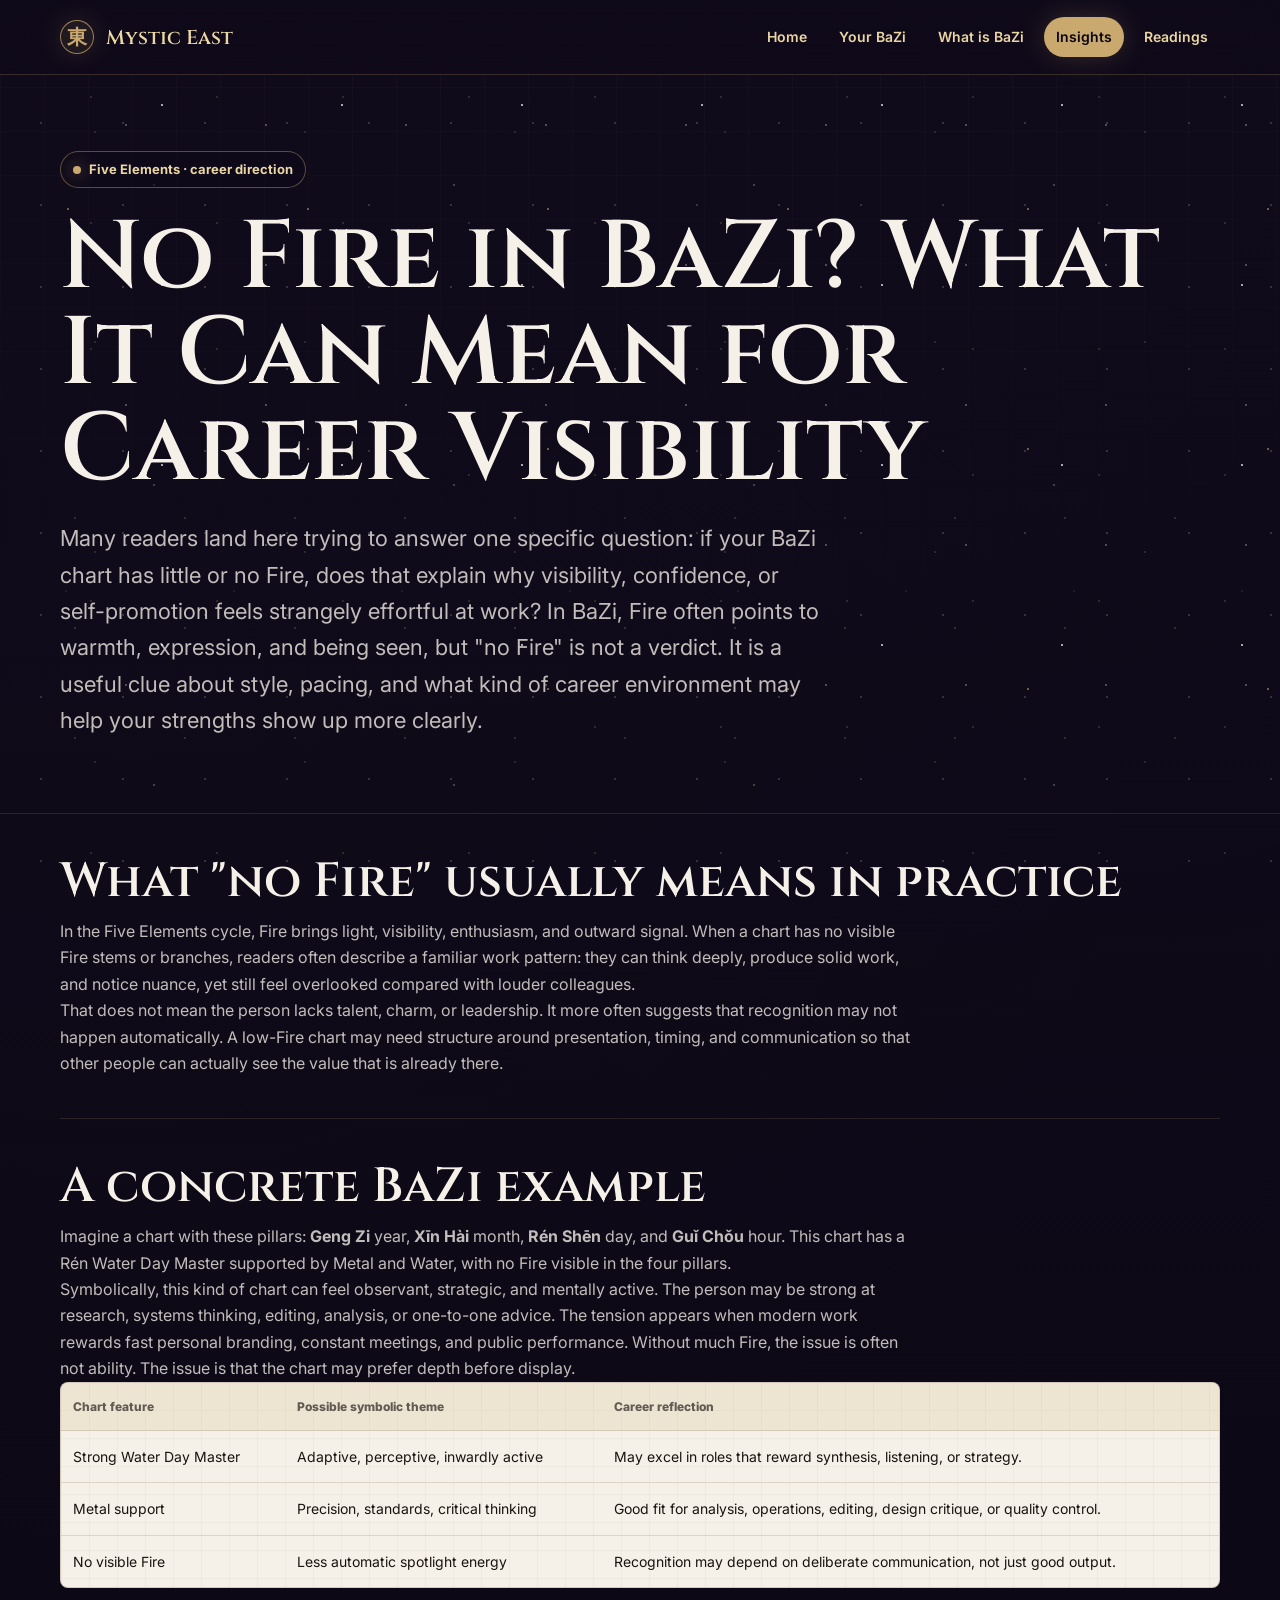
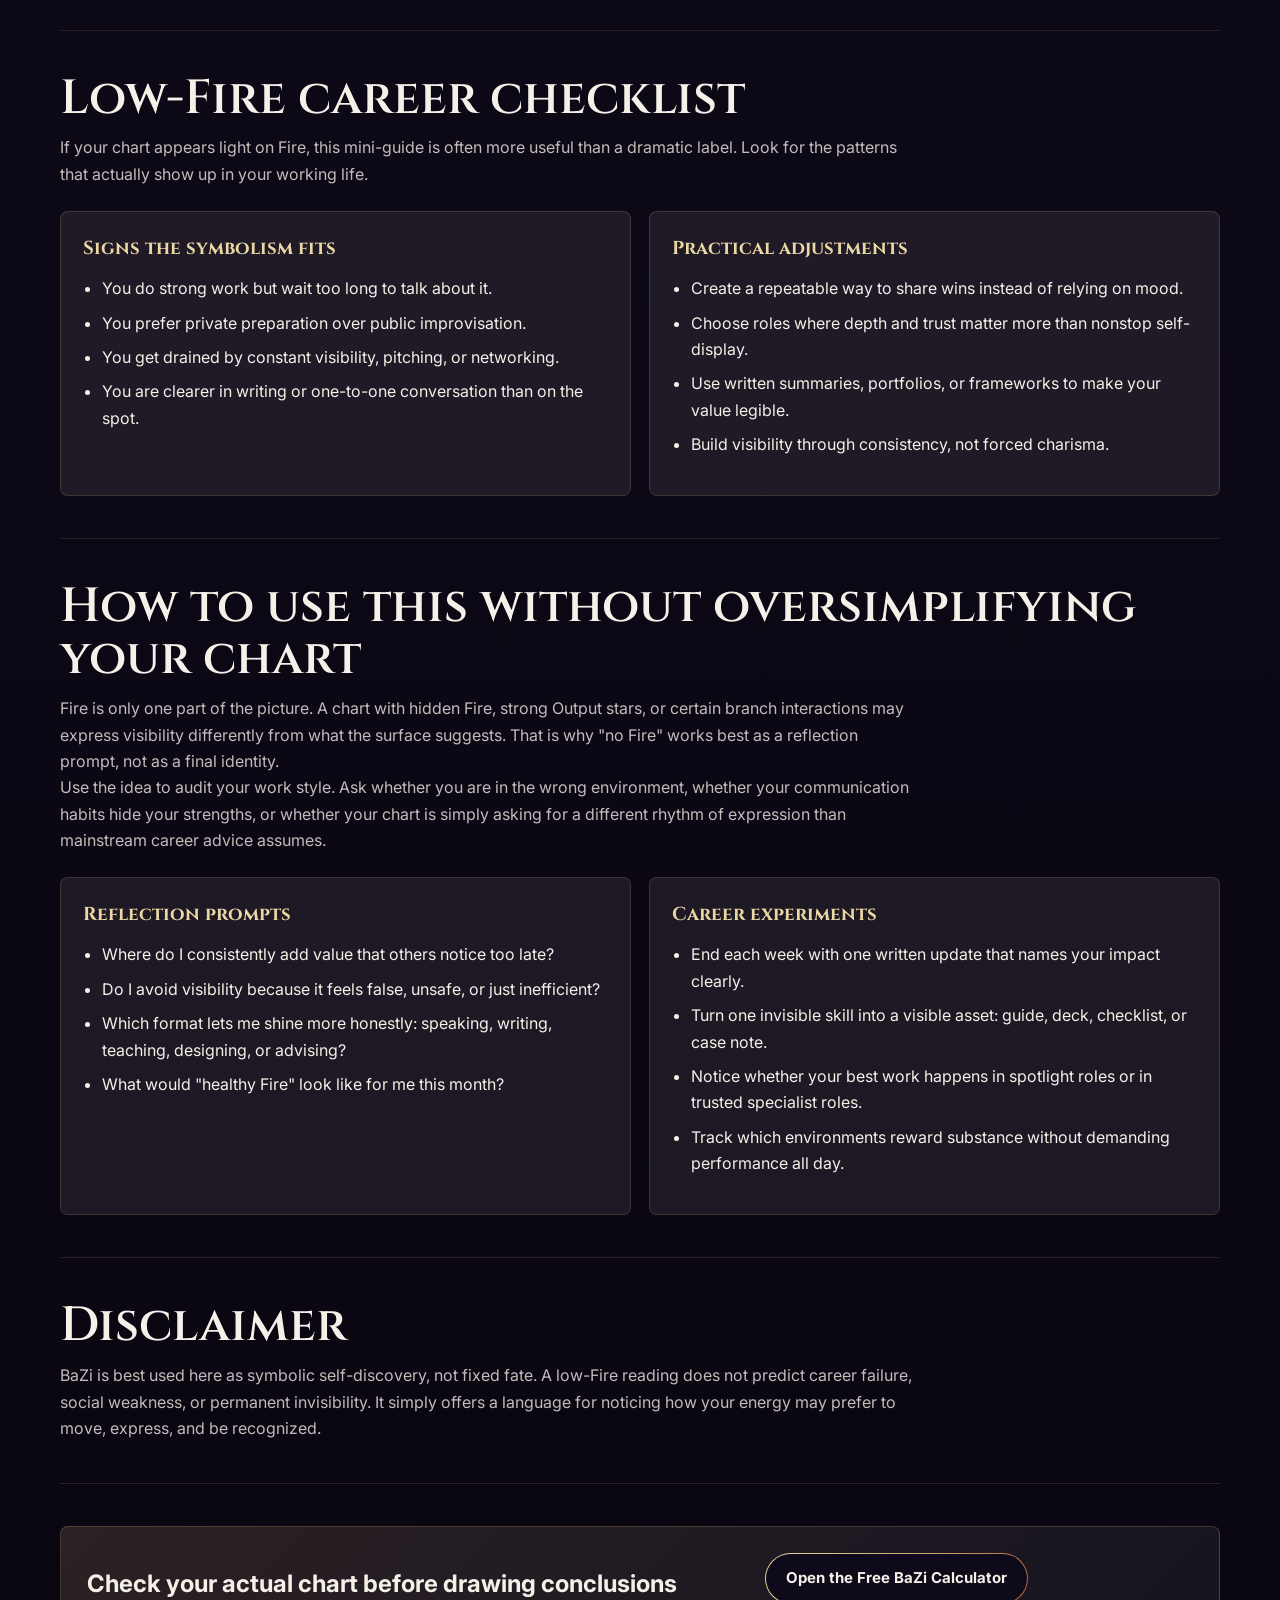
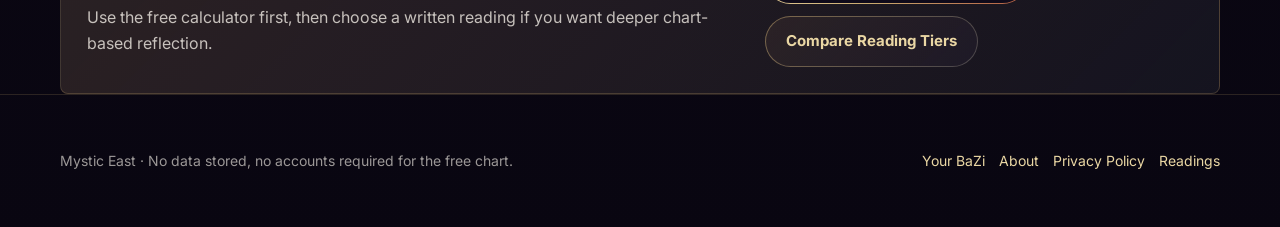
<file: insights/no-fire-bazi-career.html>
<!doctype html>
<html lang="en">
<head>
  <meta charset="utf-8">
  <meta name="viewport" content="width=device-width, initial-scale=1">
  <meta name="description" content="A practical BaZi guide to charts with little or no Fire, with a career visibility checklist, example, and reflection prompts.">
  <link rel="canonical" href="https://yourbazi.xyz/insights/no-fire-bazi-career.html">
  <meta property="og:type" content="article">
  <meta property="og:site_name" content="Mystic East">
  <meta property="og:title" content="No Fire in BaZi? What It Can Mean for Career Visibility | Mystic East">
  <meta property="og:description" content="Learn how a low-Fire BaZi chart can shape self-promotion, recognition, and work style without turning symbolism into fixed fate.">
  <meta property="og:url" content="https://yourbazi.xyz/insights/no-fire-bazi-career.html">
  <meta property="og:image" content="https://yourbazi.xyz/assets/og-mystic-east.svg">
  <meta name="twitter:card" content="summary_large_image">
  <meta name="twitter:title" content="No Fire in BaZi? What It Can Mean for Career Visibility | Mystic East">
  <meta name="twitter:description" content="A self-discovery guide to low-Fire BaZi charts, career visibility, and reflective next steps.">
  <meta name="twitter:image" content="https://yourbazi.xyz/assets/og-mystic-east.svg">
  <title>No Fire in BaZi? What It Can Mean for Career Visibility | Mystic East</title>
  <link rel="stylesheet" href="../css/style.css">
  <script type="application/ld+json">
    {
      "@context": "https://schema.org",
      "@type": "Article",
      "headline": "No Fire in BaZi? What It Can Mean for Career Visibility",
      "description": "A practical BaZi guide to charts with little or no Fire, with a career visibility checklist, example, and reflection prompts.",
      "datePublished": "2026-06-21",
      "dateModified": "2026-06-21",
      "author": {
        "@type": "Organization",
        "name": "Mystic East"
      },
      "publisher": {
        "@type": "Organization",
        "name": "Mystic East"
      },
      "url": "https://yourbazi.xyz/insights/no-fire-bazi-career.html",
      "mainEntityOfPage": "https://yourbazi.xyz/insights/no-fire-bazi-career.html"
    }
  </script>
</head>
<body>
  <header class="site-header">
    <nav class="nav-shell" aria-label="Main navigation">
      <a class="brand" href="../index.html" aria-label="Mystic East home">
        <span class="brand-mark">東</span>
        <span>Mystic East</span>
      </a>
      <div class="nav-links">
        <a href="../index.html">Home</a>
        <a href="../calculator.html">Your BaZi</a>
        <a href="../what-is-bazi.html">What is BaZi</a>
        <a href="./" aria-current="page">Insights</a>
        <a href="../readings.html">Readings</a>
      </div>
    </nav>
  </header>

  <main>
    <section class="hero compact">
      <div class="star-field" aria-hidden="true"></div>
      <div class="page-shell">
        <span class="eyebrow">Five Elements · career direction</span>
        <h1 class="page-title">No Fire in BaZi? What It Can Mean for Career Visibility</h1>
        <p class="page-intro">
          Many readers land here trying to answer one specific question: if your BaZi chart has
          little or no Fire, does that explain why visibility, confidence, or self-promotion feels
          strangely effortful at work? In BaZi, Fire often points to warmth, expression, and being
          seen, but "no Fire" is not a verdict. It is a useful clue about style, pacing, and what
          kind of career environment may help your strengths show up more clearly.
        </p>
      </div>
    </section>

    <div class="page-shell">
      <section class="content-section">
        <h2>What "no Fire" usually means in practice</h2>
        <p>
          In the Five Elements cycle, Fire brings light, visibility, enthusiasm, and outward signal.
          When a chart has no visible Fire stems or branches, readers often describe a familiar work
          pattern: they can think deeply, produce solid work, and notice nuance, yet still feel
          overlooked compared with louder colleagues.
        </p>
        <p>
          That does not mean the person lacks talent, charm, or leadership. It more often suggests
          that recognition may not happen automatically. A low-Fire chart may need structure around
          presentation, timing, and communication so that other people can actually see the value
          that is already there.
        </p>
      </section>

      <section class="content-section">
        <h2>A concrete BaZi example</h2>
        <p>
          Imagine a chart with these pillars: <strong>Geng Zi</strong> year, <strong>Xīn Hài</strong>
          month, <strong>Rén Shēn</strong> day, and <strong>Guǐ Chǒu</strong> hour. This chart has a
          Rén Water Day Master supported by Metal and Water, with no Fire visible in the four pillars.
        </p>
        <p>
          Symbolically, this kind of chart can feel observant, strategic, and mentally active. The
          person may be strong at research, systems thinking, editing, analysis, or one-to-one advice.
          The tension appears when modern work rewards fast personal branding, constant meetings, and
          public performance. Without much Fire, the issue is often not ability. The issue is that
          the chart may prefer depth before display.
        </p>

        <div class="table-wrap">
          <table>
            <thead>
              <tr>
                <th>Chart feature</th>
                <th>Possible symbolic theme</th>
                <th>Career reflection</th>
              </tr>
            </thead>
            <tbody>
              <tr>
                <td>Strong Water Day Master</td>
                <td>Adaptive, perceptive, inwardly active</td>
                <td>May excel in roles that reward synthesis, listening, or strategy.</td>
              </tr>
              <tr>
                <td>Metal support</td>
                <td>Precision, standards, critical thinking</td>
                <td>Good fit for analysis, operations, editing, design critique, or quality control.</td>
              </tr>
              <tr>
                <td>No visible Fire</td>
                <td>Less automatic spotlight energy</td>
                <td>Recognition may depend on deliberate communication, not just good output.</td>
              </tr>
            </tbody>
          </table>
        </div>
      </section>

      <section class="content-section">
        <h2>Low-Fire career checklist</h2>
        <p>
          If your chart appears light on Fire, this mini-guide is often more useful than a dramatic
          label. Look for the patterns that actually show up in your working life.
        </p>
        <div class="content-grid">
          <article class="data-card">
            <h3>Signs the symbolism fits</h3>
            <ul>
              <li>You do strong work but wait too long to talk about it.</li>
              <li>You prefer private preparation over public improvisation.</li>
              <li>You get drained by constant visibility, pitching, or networking.</li>
              <li>You are clearer in writing or one-to-one conversation than on the spot.</li>
            </ul>
          </article>
          <article class="data-card">
            <h3>Practical adjustments</h3>
            <ul>
              <li>Create a repeatable way to share wins instead of relying on mood.</li>
              <li>Choose roles where depth and trust matter more than nonstop self-display.</li>
              <li>Use written summaries, portfolios, or frameworks to make your value legible.</li>
              <li>Build visibility through consistency, not forced charisma.</li>
            </ul>
          </article>
        </div>
      </section>

      <section class="content-section">
        <h2>How to use this without oversimplifying your chart</h2>
        <p>
          Fire is only one part of the picture. A chart with hidden Fire, strong Output stars, or
          certain branch interactions may express visibility differently from what the surface suggests.
          That is why "no Fire" works best as a reflection prompt, not as a final identity.
        </p>
        <p>
          Use the idea to audit your work style. Ask whether you are in the wrong environment, whether
          your communication habits hide your strengths, or whether your chart is simply asking for a
          different rhythm of expression than mainstream career advice assumes.
        </p>

        <div class="content-grid">
          <article class="data-card">
            <h3>Reflection prompts</h3>
            <ul>
              <li>Where do I consistently add value that others notice too late?</li>
              <li>Do I avoid visibility because it feels false, unsafe, or just inefficient?</li>
              <li>Which format lets me shine more honestly: speaking, writing, teaching, designing, or advising?</li>
              <li>What would "healthy Fire" look like for me this month?</li>
            </ul>
          </article>
          <article class="data-card">
            <h3>Career experiments</h3>
            <ul>
              <li>End each week with one written update that names your impact clearly.</li>
              <li>Turn one invisible skill into a visible asset: guide, deck, checklist, or case note.</li>
              <li>Notice whether your best work happens in spotlight roles or in trusted specialist roles.</li>
              <li>Track which environments reward substance without demanding performance all day.</li>
            </ul>
          </article>
        </div>
      </section>

      <section class="content-section">
        <h2>Disclaimer</h2>
        <p>
          BaZi is best used here as symbolic self-discovery, not fixed fate. A low-Fire reading does
          not predict career failure, social weakness, or permanent invisibility. It simply offers a
          language for noticing how your energy may prefer to move, express, and be recognized.
        </p>
      </section>

      <div class="cta-band">
        <div>
          <h2>Check your actual chart before drawing conclusions</h2>
          <p>Use the free calculator first, then choose a written reading if you want deeper chart-based reflection.</p>
        </div>
        <div class="button-row">
          <a class="btn" href="../calculator.html">Open the Free BaZi Calculator</a>
          <a class="btn secondary" href="../readings.html">Compare Reading Tiers</a>
        </div>
      </div>
    </div>
  </main>

  <footer class="site-footer">
    <div class="footer-shell">
      <span>Mystic East · No data stored, no accounts required for the free chart.</span>
      <div class="footer-links">
        <a href="../calculator.html">Your BaZi</a>
        <a href="../about.html">About</a>
        <a href="../privacy.html">Privacy Policy</a>
        <a href="../readings.html">Readings</a>
      </div>
    </div>
  </footer>
</body>
</html>
</file>
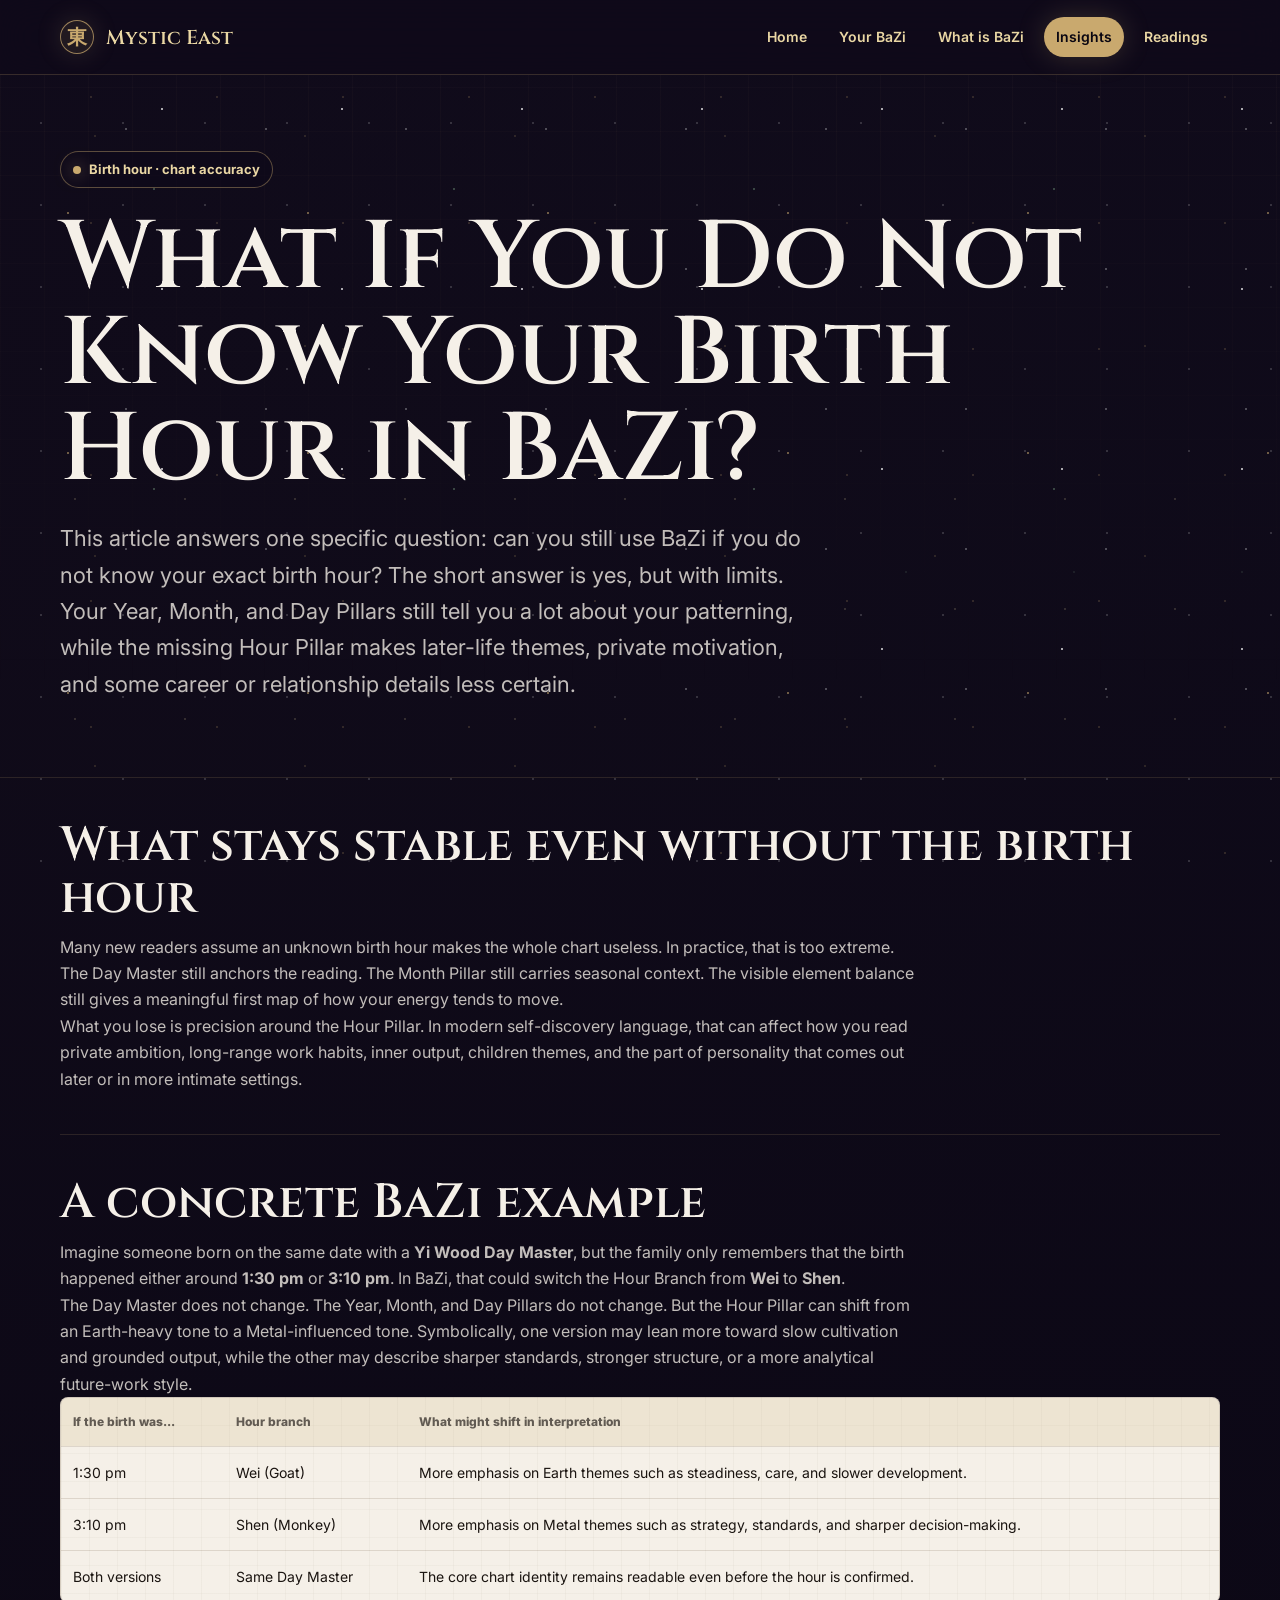
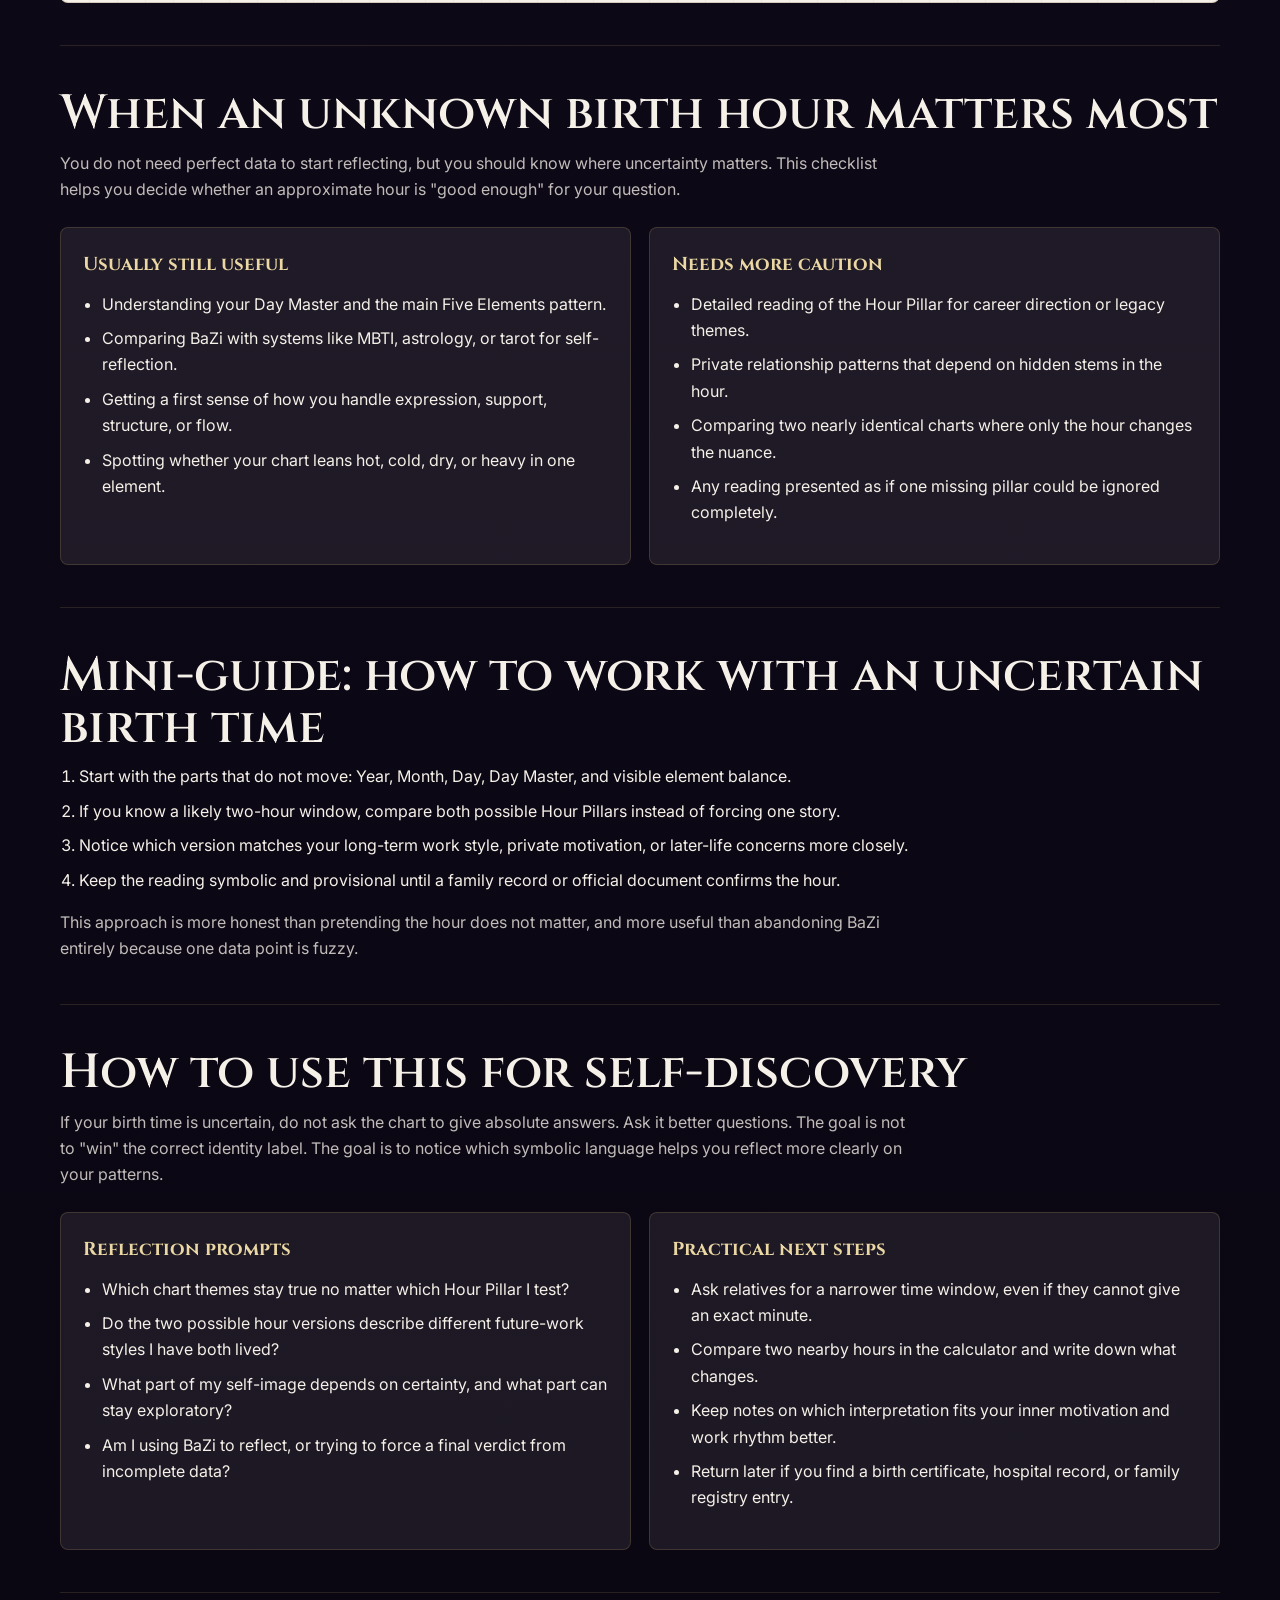
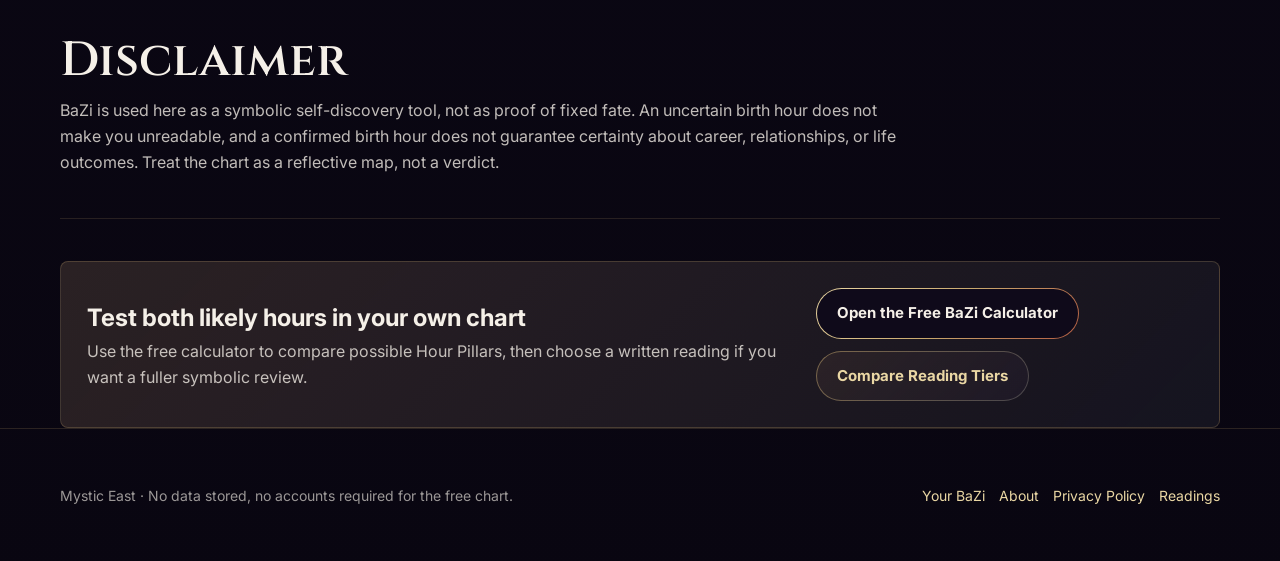
<file: insights/unknown-birth-hour-bazi.html>
<!doctype html>
<html lang="en">
<head>
  <meta charset="utf-8">
  <meta name="viewport" content="width=device-width, initial-scale=1">
  <meta name="description" content="A practical BaZi guide for readers who do not know their exact birth hour, with a comparison example, decision checklist, and reflection prompts.">
  <link rel="canonical" href="https://yourbazi.xyz/insights/unknown-birth-hour-bazi.html">
  <meta property="og:type" content="article">
  <meta property="og:site_name" content="Mystic East">
  <meta property="og:title" content="What If You Do Not Know Your Birth Hour in BaZi? | Mystic East">
  <meta property="og:description" content="Learn what changes, what stays stable, and how to use BaZi carefully when your birth hour is uncertain.">
  <meta property="og:url" content="https://yourbazi.xyz/insights/unknown-birth-hour-bazi.html">
  <meta property="og:image" content="https://yourbazi.xyz/assets/og-mystic-east.svg">
  <meta name="twitter:card" content="summary_large_image">
  <meta name="twitter:title" content="What If You Do Not Know Your Birth Hour in BaZi? | Mystic East">
  <meta name="twitter:description" content="A self-discovery guide to BaZi chart reading when your birth time is uncertain.">
  <meta name="twitter:image" content="https://yourbazi.xyz/assets/og-mystic-east.svg">
  <title>What If You Do Not Know Your Birth Hour in BaZi? | Mystic East</title>
  <link rel="stylesheet" href="../css/style.css">
  <script type="application/ld+json">
    {
      "@context": "https://schema.org",
      "@type": "Article",
      "headline": "What If You Do Not Know Your Birth Hour in BaZi?",
      "description": "A practical BaZi guide for readers who do not know their exact birth hour, with a comparison example, decision checklist, and reflection prompts.",
      "datePublished": "2026-06-21",
      "dateModified": "2026-06-21",
      "author": {
        "@type": "Organization",
        "name": "Mystic East"
      },
      "publisher": {
        "@type": "Organization",
        "name": "Mystic East"
      },
      "url": "https://yourbazi.xyz/insights/unknown-birth-hour-bazi.html",
      "mainEntityOfPage": "https://yourbazi.xyz/insights/unknown-birth-hour-bazi.html"
    }
  </script>
</head>
<body>
  <header class="site-header">
    <nav class="nav-shell" aria-label="Main navigation">
      <a class="brand" href="../index.html" aria-label="Mystic East home">
        <span class="brand-mark">東</span>
        <span>Mystic East</span>
      </a>
      <div class="nav-links">
        <a href="../index.html">Home</a>
        <a href="../calculator.html">Your BaZi</a>
        <a href="../what-is-bazi.html">What is BaZi</a>
        <a href="./" aria-current="page">Insights</a>
        <a href="../readings.html">Readings</a>
      </div>
    </nav>
  </header>

  <main>
    <section class="hero compact">
      <div class="star-field" aria-hidden="true"></div>
      <div class="page-shell">
        <span class="eyebrow">Birth hour · chart accuracy</span>
        <h1 class="page-title">What If You Do Not Know Your Birth Hour in BaZi?</h1>
        <p class="page-intro">
          This article answers one specific question: can you still use BaZi if you do not know your
          exact birth hour? The short answer is yes, but with limits. Your Year, Month, and Day Pillars
          still tell you a lot about your patterning, while the missing Hour Pillar makes later-life
          themes, private motivation, and some career or relationship details less certain.
        </p>
      </div>
    </section>

    <div class="page-shell">
      <section class="content-section">
        <h2>What stays stable even without the birth hour</h2>
        <p>
          Many new readers assume an unknown birth hour makes the whole chart useless. In practice,
          that is too extreme. The Day Master still anchors the reading. The Month Pillar still carries
          seasonal context. The visible element balance still gives a meaningful first map of how your
          energy tends to move.
        </p>
        <p>
          What you lose is precision around the Hour Pillar. In modern self-discovery language, that can
          affect how you read private ambition, long-range work habits, inner output, children themes,
          and the part of personality that comes out later or in more intimate settings.
        </p>
      </section>

      <section class="content-section">
        <h2>A concrete BaZi example</h2>
        <p>
          Imagine someone born on the same date with a <strong>Yi Wood Day Master</strong>, but the
          family only remembers that the birth happened either around <strong>1:30 pm</strong> or
          <strong>3:10 pm</strong>. In BaZi, that could switch the Hour Branch from
          <strong>Wei</strong> to <strong>Shen</strong>.
        </p>
        <p>
          The Day Master does not change. The Year, Month, and Day Pillars do not change. But the Hour
          Pillar can shift from an Earth-heavy tone to a Metal-influenced tone. Symbolically, one version
          may lean more toward slow cultivation and grounded output, while the other may describe sharper
          standards, stronger structure, or a more analytical future-work style.
        </p>

        <div class="table-wrap">
          <table>
            <thead>
              <tr>
                <th>If the birth was...</th>
                <th>Hour branch</th>
                <th>What might shift in interpretation</th>
              </tr>
            </thead>
            <tbody>
              <tr>
                <td>1:30 pm</td>
                <td>Wei (Goat)</td>
                <td>More emphasis on Earth themes such as steadiness, care, and slower development.</td>
              </tr>
              <tr>
                <td>3:10 pm</td>
                <td>Shen (Monkey)</td>
                <td>More emphasis on Metal themes such as strategy, standards, and sharper decision-making.</td>
              </tr>
              <tr>
                <td>Both versions</td>
                <td>Same Day Master</td>
                <td>The core chart identity remains readable even before the hour is confirmed.</td>
              </tr>
            </tbody>
          </table>
        </div>
      </section>

      <section class="content-section">
        <h2>When an unknown birth hour matters most</h2>
        <p>
          You do not need perfect data to start reflecting, but you should know where uncertainty matters.
          This checklist helps you decide whether an approximate hour is "good enough" for your question.
        </p>
        <div class="content-grid">
          <article class="data-card">
            <h3>Usually still useful</h3>
            <ul>
              <li>Understanding your Day Master and the main Five Elements pattern.</li>
              <li>Comparing BaZi with systems like MBTI, astrology, or tarot for self-reflection.</li>
              <li>Getting a first sense of how you handle expression, support, structure, or flow.</li>
              <li>Spotting whether your chart leans hot, cold, dry, or heavy in one element.</li>
            </ul>
          </article>
          <article class="data-card">
            <h3>Needs more caution</h3>
            <ul>
              <li>Detailed reading of the Hour Pillar for career direction or legacy themes.</li>
              <li>Private relationship patterns that depend on hidden stems in the hour.</li>
              <li>Comparing two nearly identical charts where only the hour changes the nuance.</li>
              <li>Any reading presented as if one missing pillar could be ignored completely.</li>
            </ul>
          </article>
        </div>
      </section>

      <section class="content-section">
        <h2>Mini-guide: how to work with an uncertain birth time</h2>
        <ol>
          <li>Start with the parts that do not move: Year, Month, Day, Day Master, and visible element balance.</li>
          <li>If you know a likely two-hour window, compare both possible Hour Pillars instead of forcing one story.</li>
          <li>Notice which version matches your long-term work style, private motivation, or later-life concerns more closely.</li>
          <li>Keep the reading symbolic and provisional until a family record or official document confirms the hour.</li>
        </ol>
        <p>
          This approach is more honest than pretending the hour does not matter, and more useful than abandoning
          BaZi entirely because one data point is fuzzy.
        </p>
      </section>

      <section class="content-section">
        <h2>How to use this for self-discovery</h2>
        <p>
          If your birth time is uncertain, do not ask the chart to give absolute answers. Ask it better questions.
          The goal is not to "win" the correct identity label. The goal is to notice which symbolic language helps
          you reflect more clearly on your patterns.
        </p>

        <div class="content-grid">
          <article class="data-card">
            <h3>Reflection prompts</h3>
            <ul>
              <li>Which chart themes stay true no matter which Hour Pillar I test?</li>
              <li>Do the two possible hour versions describe different future-work styles I have both lived?</li>
              <li>What part of my self-image depends on certainty, and what part can stay exploratory?</li>
              <li>Am I using BaZi to reflect, or trying to force a final verdict from incomplete data?</li>
            </ul>
          </article>
          <article class="data-card">
            <h3>Practical next steps</h3>
            <ul>
              <li>Ask relatives for a narrower time window, even if they cannot give an exact minute.</li>
              <li>Compare two nearby hours in the calculator and write down what changes.</li>
              <li>Keep notes on which interpretation fits your inner motivation and work rhythm better.</li>
              <li>Return later if you find a birth certificate, hospital record, or family registry entry.</li>
            </ul>
          </article>
        </div>
      </section>

      <section class="content-section">
        <h2>Disclaimer</h2>
        <p>
          BaZi is used here as a symbolic self-discovery tool, not as proof of fixed fate. An uncertain birth hour
          does not make you unreadable, and a confirmed birth hour does not guarantee certainty about career,
          relationships, or life outcomes. Treat the chart as a reflective map, not a verdict.
        </p>
      </section>

      <div class="cta-band">
        <div>
          <h2>Test both likely hours in your own chart</h2>
          <p>Use the free calculator to compare possible Hour Pillars, then choose a written reading if you want a fuller symbolic review.</p>
        </div>
        <div class="button-row">
          <a class="btn" href="../calculator.html">Open the Free BaZi Calculator</a>
          <a class="btn secondary" href="../readings.html">Compare Reading Tiers</a>
        </div>
      </div>
    </div>
  </main>

  <footer class="site-footer">
    <div class="footer-shell">
      <span>Mystic East · No data stored, no accounts required for the free chart.</span>
      <div class="footer-links">
        <a href="../calculator.html">Your BaZi</a>
        <a href="../about.html">About</a>
        <a href="../privacy.html">Privacy Policy</a>
        <a href="../readings.html">Readings</a>
      </div>
    </div>
  </footer>
</body>
</html>
</file>
<file: css/style.css>
@import url("https://fonts.googleapis.com/css2?family=Cinzel:wght@400;500;600;700&family=Inter:wght@400;500;600;700&family=Noto+Serif+SC:wght@400;500;600;700&display=swap");

:root {
  --bg-deep: #0f0a1a;
  --gold: #c9a96e;
  --paper: #f5f0e8;
  --ink: #1a1410;
  --bg-velvet: #181020;
  --bg-night: #090611;
  --gold-soft: #ead7a4;
  --gold-muted: #8d7240;
  --ember: #b35c42;
  --jade: #7aa083;
  --moon: #d8e0ee;
  --paper-deep: #e8ddce;
  --paper-line: rgba(96, 71, 43, 0.22);
  --paper-shadow: rgba(12, 8, 5, 0.22);
  --white-soft: rgba(255, 255, 255, 0.82);
  --white-faint: rgba(255, 255, 255, 0.12);
  --black-faint: rgba(0, 0, 0, 0.18);
  --radius: 8px;
  --nav-height: 74px;
  --content-width: 1160px;
  --ease: cubic-bezier(0.22, 1, 0.36, 1);
}

* {
  box-sizing: border-box;
}

html {
  min-height: 100%;
  scroll-behavior: smooth;
}

body {
  min-height: 100vh;
  margin: 0;
  color: var(--paper);
  background:
    linear-gradient(180deg, rgba(15, 10, 26, 0.92), rgba(9, 6, 17, 0.98)),
    radial-gradient(circle at 10% 18%, rgba(201, 169, 110, 0.14), transparent 34%),
    radial-gradient(circle at 84% 8%, rgba(122, 160, 131, 0.1), transparent 28%),
    var(--bg-deep);
  font-family: "Inter", sans-serif;
  line-height: 1.65;
}

body::before {
  position: fixed;
  inset: 0;
  z-index: -2;
  content: "";
  pointer-events: none;
  background:
    linear-gradient(90deg, rgba(201, 169, 110, 0.035) 1px, transparent 1px),
    linear-gradient(0deg, rgba(201, 169, 110, 0.03) 1px, transparent 1px);
  background-size: 44px 44px;
  mask-image: linear-gradient(180deg, black 0%, transparent 80%);
}

body::after {
  position: fixed;
  inset: 0;
  z-index: -1;
  content: "";
  pointer-events: none;
  opacity: 0.32;
  background-image:
    radial-gradient(circle, rgba(255, 255, 255, 0.5) 1px, transparent 1.5px),
    radial-gradient(circle, rgba(201, 169, 110, 0.6) 1px, transparent 1.4px);
  background-position: 0 0, 28px 34px;
  background-size: 82px 82px, 126px 126px;
  animation: starDrift 18s linear infinite;
}

button,
input,
select {
  font: inherit;
}

button {
  cursor: pointer;
}

img,
svg {
  max-width: 100%;
}

a {
  color: inherit;
  text-decoration: none;
}

p,
h1,
h2,
h3,
h4,
ul,
ol,
figure {
  margin-top: 0;
}

p {
  color: rgba(245, 240, 232, 0.78);
}

ul,
ol {
  padding-left: 1.2rem;
}

li {
  margin-bottom: 8px;
}

strong {
  font-weight: 700;
}

[hidden] {
  display: none !important;
}

.site-header {
  position: sticky;
  top: 0;
  z-index: 40;
  min-height: var(--nav-height);
  border-bottom: 1px solid rgba(201, 169, 110, 0.22);
  background: rgba(15, 10, 26, 0.88);
  backdrop-filter: blur(18px);
}

.nav-shell {
  display: flex;
  align-items: center;
  justify-content: space-between;
  width: min(var(--content-width), calc(100% - 40px));
  min-height: var(--nav-height);
  margin: 0 auto;
  gap: 24px;
}

.brand {
  display: inline-flex;
  align-items: center;
  gap: 12px;
  color: var(--gold-soft);
  font-family: "Cinzel", serif;
  font-size: 20px;
  font-weight: 600;
  letter-spacing: 0;
}

.brand-mark {
  display: grid;
  place-items: center;
  width: 34px;
  height: 34px;
  border: 1px solid rgba(201, 169, 110, 0.72);
  border-radius: 50%;
  color: var(--gold);
  background: rgba(201, 169, 110, 0.1);
  box-shadow: 0 0 26px rgba(201, 169, 110, 0.18);
}

.nav-links {
  display: flex;
  align-items: center;
  justify-content: flex-end;
  gap: 8px;
}

.nav-links a {
  min-height: 38px;
  padding: 8px 12px;
  border-radius: 999px;
  color: var(--gold-soft);
  font-size: 14px;
  font-weight: 600;
  transition:
    color 180ms var(--ease),
    background 180ms var(--ease),
    box-shadow 180ms var(--ease);
}

.nav-links a:hover,
.nav-links a[aria-current="page"] {
  color: var(--bg-night);
  background: var(--gold);
  box-shadow: 0 0 28px rgba(201, 169, 110, 0.22);
}

.page-shell {
  width: min(var(--content-width), calc(100% - 40px));
  margin: 0 auto;
}

.hero {
  position: relative;
  display: grid;
  align-items: end;
  min-height: calc(100vh - var(--nav-height));
  padding: 94px 0 72px;
  overflow: hidden;
}

.hero.compact {
  min-height: auto;
  padding: 76px 0 42px;
}

.star-field {
  position: absolute;
  inset: 0;
  z-index: -1;
  overflow: hidden;
  border-bottom: 1px solid rgba(201, 169, 110, 0.16);
}

.star-field::before,
.star-field::after {
  position: absolute;
  inset: -10%;
  content: "";
  background-repeat: repeat;
  animation: twinkle 4.8s ease-in-out infinite alternate;
}

.star-field::before {
  opacity: 0.72;
  background-image:
    radial-gradient(circle, rgba(255, 255, 255, 0.9) 0 1px, transparent 1.4px),
    radial-gradient(circle, rgba(201, 169, 110, 0.72) 0 1px, transparent 1.4px),
    radial-gradient(circle, rgba(122, 160, 131, 0.56) 0 1px, transparent 1.3px);
  background-position: 20px 14px, 76px 88px, 132px 34px;
  background-size: 180px 180px, 240px 240px, 300px 300px;
}

.star-field::after {
  opacity: 0.36;
  background-image:
    radial-gradient(circle, rgba(255, 255, 255, 0.75) 0 1px, transparent 1.5px),
    radial-gradient(circle, rgba(201, 169, 110, 0.48) 0 1px, transparent 1.5px);
  background-position: 44px 54px, 118px 26px;
  background-size: 140px 140px, 210px 210px;
  animation-duration: 7.2s;
}

.hero-content {
  max-width: 820px;
}

.eyebrow {
  display: inline-flex;
  align-items: center;
  gap: 8px;
  width: fit-content;
  margin-bottom: 22px;
  padding: 7px 12px;
  border: 1px solid rgba(201, 169, 110, 0.42);
  border-radius: 999px;
  color: var(--gold-soft);
  background: rgba(15, 10, 26, 0.58);
  font-size: 13px;
  font-weight: 700;
}

.eyebrow::before {
  width: 8px;
  height: 8px;
  border-radius: 50%;
  content: "";
  background: var(--gold);
  box-shadow: 0 0 18px rgba(201, 169, 110, 0.8);
}

.hero h1,
.page-title {
  margin-bottom: 22px;
  color: var(--paper);
  font-family: "Cinzel", serif;
  font-size: clamp(46px, 8vw, 96px);
  font-weight: 600;
  line-height: 1;
  letter-spacing: 0;
}

.hero p,
.page-intro {
  max-width: 760px;
  margin-bottom: 34px;
  color: rgba(245, 240, 232, 0.78);
  font-size: clamp(17px, 2.1vw, 22px);
}

.hero-actions {
  display: flex;
  align-items: center;
  flex-wrap: wrap;
  gap: 14px;
}

.btn {
  position: relative;
  display: inline-flex;
  align-items: center;
  justify-content: center;
  min-height: 48px;
  padding: 12px 20px;
  border: 1px solid transparent;
  border-radius: 999px;
  color: var(--paper);
  background:
    linear-gradient(var(--bg-deep), var(--bg-deep)) padding-box,
    linear-gradient(135deg, var(--gold-soft), var(--gold), var(--ember)) border-box;
  box-shadow: 0 0 0 rgba(201, 169, 110, 0);
  font-size: 15px;
  font-weight: 700;
  text-align: center;
  transition:
    transform 180ms var(--ease),
    box-shadow 180ms var(--ease),
    color 180ms var(--ease);
}

.btn:hover {
  color: #fffaf2;
  box-shadow:
    0 0 22px rgba(201, 169, 110, 0.34),
    0 14px 34px rgba(0, 0, 0, 0.22);
  transform: translateY(-2px);
}

.btn:focus-visible,
.nav-links a:focus-visible,
input:focus-visible,
select:focus-visible {
  outline: 2px solid var(--gold-soft);
  outline-offset: 3px;
}

.btn.secondary {
  color: var(--gold-soft);
  background:
    linear-gradient(rgba(15, 10, 26, 0.74), rgba(15, 10, 26, 0.74)) padding-box,
    linear-gradient(135deg, rgba(201, 169, 110, 0.56), rgba(245, 240, 232, 0.22)) border-box;
}

.button-row {
  display: flex;
  flex-wrap: wrap;
  gap: 12px;
  align-items: center;
}

.section {
  padding: 76px 0;
}

.section.tight {
  padding: 42px 0;
}

.section-header {
  display: flex;
  align-items: end;
  justify-content: space-between;
  gap: 28px;
  margin-bottom: 30px;
}

.section-header h2,
.content-section h2,
.result-block h2 {
  margin-bottom: 10px;
  color: var(--paper);
  font-family: "Cinzel", serif;
  font-size: clamp(28px, 4vw, 48px);
  font-weight: 600;
  line-height: 1.08;
  letter-spacing: 0;
}

.section-header p,
.content-section > p {
  max-width: 700px;
  margin-bottom: 0;
}

.card-grid {
  display: grid;
  grid-template-columns: repeat(3, minmax(0, 1fr));
  gap: 18px;
}

.card {
  position: relative;
  min-height: 100%;
  padding: 24px;
  border: 1px solid rgba(201, 169, 110, 0.18);
  border-radius: var(--radius);
  color: var(--ink);
  background:
    linear-gradient(145deg, rgba(255, 251, 244, 0.96), rgba(232, 221, 206, 0.94)),
    var(--paper);
  box-shadow: 0 20px 54px var(--paper-shadow);
  transition:
    border-color 180ms var(--ease),
    transform 180ms var(--ease),
    box-shadow 180ms var(--ease);
}

.card:hover {
  border-color: var(--gold);
  box-shadow:
    0 20px 58px rgba(0, 0, 0, 0.28),
    0 0 0 1px rgba(201, 169, 110, 0.28);
  transform: translateY(-3px);
}

.card .icon {
  display: inline-grid;
  place-items: center;
  width: 46px;
  height: 46px;
  margin-bottom: 16px;
  border: 1px solid rgba(201, 169, 110, 0.44);
  border-radius: 50%;
  background: rgba(201, 169, 110, 0.16);
  font-size: 24px;
}

.card h3 {
  margin-bottom: 10px;
  color: var(--ink);
  font-family: "Cinzel", serif;
  font-size: 24px;
  line-height: 1.15;
}

.card p,
.card li {
  color: rgba(26, 20, 16, 0.78);
}

.split-layout {
  display: grid;
  grid-template-columns: 360px minmax(0, 1fr);
  gap: 24px;
  align-items: start;
}

.panel {
  position: sticky;
  top: calc(var(--nav-height) + 22px);
  padding: 24px;
  border: 1px solid rgba(201, 169, 110, 0.24);
  border-radius: var(--radius);
  background: rgba(15, 10, 26, 0.72);
  box-shadow: 0 24px 80px rgba(0, 0, 0, 0.28);
  backdrop-filter: blur(18px);
}

.panel h2 {
  margin-bottom: 8px;
  color: var(--paper);
  font-family: "Cinzel", serif;
  font-size: 28px;
  line-height: 1.14;
}

.panel p {
  margin-bottom: 22px;
  font-size: 14px;
}

.field {
  display: grid;
  gap: 8px;
  margin-bottom: 16px;
}

label {
  color: var(--gold-soft);
  font-size: 14px;
  font-weight: 700;
}

input,
select {
  width: 100%;
  min-height: 46px;
  padding: 10px 12px;
  border: 1px solid rgba(201, 169, 110, 0.28);
  border-radius: 6px;
  color: var(--paper);
  background: rgba(9, 6, 17, 0.78);
}

input::placeholder {
  color: rgba(245, 240, 232, 0.45);
}

select {
  appearance: none;
  background-image:
    linear-gradient(45deg, transparent 50%, var(--gold-soft) 50%),
    linear-gradient(135deg, var(--gold-soft) 50%, transparent 50%);
  background-position:
    calc(100% - 18px) 20px,
    calc(100% - 12px) 20px;
  background-size: 6px 6px, 6px 6px;
  background-repeat: no-repeat;
}

.form-row {
  display: grid;
  grid-template-columns: 1fr 1fr;
  gap: 12px;
}

.year-tools {
  display: flex;
  gap: 8px;
  margin-top: -8px;
  margin-bottom: 16px;
}

.year-tools button {
  flex: 1;
  min-height: 38px;
  border: 1px solid rgba(201, 169, 110, 0.28);
  border-radius: 999px;
  color: var(--gold-soft);
  background: rgba(201, 169, 110, 0.08);
  transition:
    border-color 180ms var(--ease),
    background 180ms var(--ease);
}

.year-tools button:hover {
  border-color: var(--gold);
  background: rgba(201, 169, 110, 0.16);
}

.form-error {
  min-height: 22px;
  margin: 12px 0 0;
  color: #ffb39f;
  font-size: 14px;
}

.empty-state {
  display: grid;
  min-height: 440px;
  place-items: center;
  padding: 30px;
  border: 1px dashed rgba(201, 169, 110, 0.34);
  border-radius: var(--radius);
  text-align: center;
  background: rgba(15, 10, 26, 0.46);
}

.empty-state strong {
  display: block;
  margin-bottom: 8px;
  color: var(--gold-soft);
  font-family: "Cinzel", serif;
  font-size: 24px;
}

.result-stack {
  display: grid;
  gap: 18px;
}

.result-block {
  padding: 24px;
  border: 1px solid rgba(201, 169, 110, 0.2);
  border-radius: var(--radius);
  background: rgba(15, 10, 26, 0.58);
  box-shadow: 0 24px 80px rgba(0, 0, 0, 0.24);
}

.result-kicker {
  margin-bottom: 8px;
  color: var(--gold-soft);
  font-size: 13px;
  font-weight: 700;
}

.lunar-line {
  margin-bottom: 18px;
  color: rgba(245, 240, 232, 0.7);
  font-size: 14px;
}

.pillar-grid {
  display: grid;
  grid-template-columns: repeat(4, minmax(0, 1fr));
  gap: 12px;
}

.pillar-card {
  min-height: 180px;
  padding: 18px;
  border: 1px solid rgba(201, 169, 110, 0.26);
  border-radius: var(--radius);
  color: var(--ink);
  background: var(--paper);
}

.pillar-card p {
  margin-bottom: 12px;
  color: rgba(26, 20, 16, 0.62);
  font-size: 13px;
  font-weight: 700;
}

.pillar-card strong {
  display: block;
  margin-bottom: 6px;
  color: var(--ink);
  font-family: "Noto Serif SC", serif;
  font-size: 46px;
  line-height: 1;
}

.pillar-card span {
  display: block;
  margin-bottom: 14px;
  color: rgba(26, 20, 16, 0.74);
  font-size: 14px;
}

.pillar-card small {
  display: block;
  color: rgba(26, 20, 16, 0.66);
  font-size: 12px;
  line-height: 1.45;
}

.table-wrap {
  overflow-x: auto;
  border: 1px solid var(--paper-line);
  border-radius: var(--radius);
  background:
    linear-gradient(90deg, rgba(96, 71, 43, 0.04) 1px, transparent 1px),
    linear-gradient(0deg, rgba(96, 71, 43, 0.035) 1px, transparent 1px),
    var(--paper);
  background-size: 28px 28px;
}

table {
  width: 100%;
  min-width: 980px;
  border-collapse: collapse;
  color: var(--ink);
  font-size: 14px;
}

th,
td {
  padding: 14px 12px;
  border-bottom: 1px solid rgba(96, 71, 43, 0.16);
  text-align: left;
  vertical-align: top;
}

th {
  color: rgba(26, 20, 16, 0.66);
  background: rgba(201, 169, 110, 0.18);
  font-size: 12px;
  font-weight: 800;
}

td strong {
  display: block;
  color: var(--ink);
}

td span {
  display: block;
  color: rgba(26, 20, 16, 0.64);
  font-size: 12px;
}

tbody tr:last-child td {
  border-bottom: 0;
}

.bars {
  display: grid;
  gap: 13px;
}

.bar-row {
  display: grid;
  grid-template-columns: 76px minmax(0, 1fr) 32px;
  align-items: center;
  gap: 12px;
}

.bar-row span:first-child,
.bar-row b {
  color: var(--paper);
  font-size: 14px;
}

.bar {
  height: 12px;
  overflow: hidden;
  border: 1px solid rgba(201, 169, 110, 0.22);
  border-radius: 999px;
  background: rgba(245, 240, 232, 0.1);
}

.bar span {
  display: block;
  height: 100%;
  border-radius: inherit;
  background: linear-gradient(90deg, var(--gold), var(--gold-soft));
}

.element-wood .bar span {
  background: linear-gradient(90deg, #6aa36f, #b9d98a);
}

.element-fire .bar span {
  background: linear-gradient(90deg, #b35c42, #f0a45d);
}

.element-earth .bar span {
  background: linear-gradient(90deg, #a98a55, #d8bf7a);
}

.element-metal .bar span {
  background: linear-gradient(90deg, #aeb7bf, #f3efe0);
}

.element-water .bar span {
  background: linear-gradient(90deg, #4f7ea3, #9ed0e8);
}

.archetype-list {
  display: grid;
  grid-template-columns: repeat(2, minmax(0, 1fr));
  gap: 12px;
}

.archetype-chip {
  padding: 14px;
  border: 1px solid rgba(201, 169, 110, 0.22);
  border-radius: var(--radius);
  background: rgba(245, 240, 232, 0.08);
}

.archetype-chip strong {
  display: block;
  margin-bottom: 5px;
  color: var(--gold-soft);
}

.archetype-chip span {
  color: rgba(245, 240, 232, 0.72);
  font-size: 13px;
}

.tag-list {
  display: flex;
  flex-wrap: wrap;
  gap: 10px;
}

.tag {
  display: inline-flex;
  align-items: center;
  min-height: 34px;
  padding: 7px 12px;
  border: 1px solid rgba(201, 169, 110, 0.24);
  border-radius: 999px;
  color: var(--gold-soft);
  background: rgba(201, 169, 110, 0.08);
  font-size: 13px;
}

.content-section {
  padding: 42px 0;
  border-bottom: 1px solid rgba(201, 169, 110, 0.16);
}

.content-section:last-child {
  border-bottom: 0;
}

.content-section p {
  max-width: 860px;
}

.content-grid {
  display: grid;
  grid-template-columns: repeat(2, minmax(0, 1fr));
  gap: 18px;
  margin-top: 24px;
}

.data-card {
  padding: 22px;
  border: 1px solid rgba(201, 169, 110, 0.2);
  border-radius: var(--radius);
  background: rgba(245, 240, 232, 0.08);
}

.data-card h3 {
  margin-bottom: 10px;
  color: var(--gold-soft);
  font-family: "Cinzel", serif;
}

.term-grid {
  display: grid;
  grid-template-columns: repeat(5, minmax(0, 1fr));
  gap: 10px;
  margin-top: 22px;
}

.term {
  min-height: 74px;
  padding: 12px;
  border: 1px solid rgba(201, 169, 110, 0.2);
  border-radius: var(--radius);
  color: var(--ink);
  background: var(--paper);
}

.term strong {
  display: block;
  margin-bottom: 4px;
  font-family: "Noto Serif SC", serif;
  font-size: 22px;
}

.term span {
  display: block;
  color: rgba(26, 20, 16, 0.66);
  font-size: 12px;
  line-height: 1.35;
}

.compare-table {
  margin-top: 22px;
}

.pricing-grid {
  display: grid;
  grid-template-columns: repeat(3, minmax(0, 1fr));
  gap: 18px;
  align-items: stretch;
  margin-top: 36px;
}

.price-card {
  position: relative;
  display: flex;
  flex-direction: column;
  min-height: 100%;
  padding: 28px;
  border: 1px solid rgba(201, 169, 110, 0.24);
  border-radius: var(--radius);
  color: var(--ink);
  background: var(--paper);
  box-shadow: 0 22px 70px rgba(0, 0, 0, 0.25);
}

.price-card.featured {
  border-color: var(--gold);
  transform: translateY(-10px);
  box-shadow:
    0 26px 80px rgba(0, 0, 0, 0.32),
    0 0 0 1px rgba(201, 169, 110, 0.34),
    0 0 34px rgba(201, 169, 110, 0.18);
}

.badge {
  display: inline-flex;
  width: fit-content;
  margin-bottom: 16px;
  padding: 5px 10px;
  border-radius: 999px;
  color: var(--bg-night);
  background: var(--gold);
  font-size: 12px;
  font-weight: 800;
}

.price-card h2 {
  margin-bottom: 8px;
  color: var(--ink);
  font-family: "Cinzel", serif;
  font-size: 30px;
}

.price {
  margin-bottom: 18px;
  color: var(--ink);
  font-family: "Cinzel", serif;
  font-size: 42px;
  font-weight: 700;
  line-height: 1;
}

.price-card p,
.price-card li {
  color: rgba(26, 20, 16, 0.76);
}

.price-card ul {
  flex: 1;
  margin-bottom: 24px;
}

.price-card .btn {
  width: 100%;
  color: var(--paper);
  background:
    linear-gradient(var(--ink), var(--ink)) padding-box,
    linear-gradient(135deg, var(--gold-soft), var(--gold), var(--ember)) border-box;
}

.modal-overlay {
  position: fixed;
  inset: 0;
  z-index: 80;
  display: grid;
  place-items: center;
  padding: 24px;
  background: rgba(4, 3, 8, 0.72);
  backdrop-filter: blur(12px);
}

.modal {
  width: min(480px, 100%);
  padding: 28px;
  border: 1px solid rgba(201, 169, 110, 0.36);
  border-radius: var(--radius);
  color: var(--ink);
  background: var(--paper);
  box-shadow: 0 34px 100px rgba(0, 0, 0, 0.45);
}

.modal h2 {
  margin-bottom: 12px;
  color: var(--ink);
  font-family: "Cinzel", serif;
}

.modal p {
  color: rgba(26, 20, 16, 0.72);
}

.modal-close {
  float: right;
  width: 38px;
  height: 38px;
  border: 1px solid rgba(26, 20, 16, 0.14);
  border-radius: 50%;
  color: var(--ink);
  background: rgba(26, 20, 16, 0.04);
  font-size: 24px;
  line-height: 1;
}

.cta-band {
  display: flex;
  align-items: center;
  justify-content: space-between;
  gap: 24px;
  margin: 42px 0 0;
  padding: 26px;
  border: 1px solid rgba(201, 169, 110, 0.24);
  border-radius: var(--radius);
  background:
    linear-gradient(135deg, rgba(201, 169, 110, 0.16), rgba(122, 160, 131, 0.08)),
    rgba(15, 10, 26, 0.68);
}

.cta-band h2,
.cta-band p {
  margin-bottom: 0;
}

.site-footer {
  padding: 44px 0;
  border-top: 1px solid rgba(201, 169, 110, 0.18);
  color: rgba(245, 240, 232, 0.62);
}

.footer-shell {
  display: flex;
  align-items: center;
  justify-content: space-between;
  width: min(var(--content-width), calc(100% - 40px));
  margin: 0 auto;
  gap: 18px;
  font-size: 14px;
}

.footer-links {
  display: flex;
  gap: 14px;
}

.footer-links a {
  color: var(--gold-soft);
}

.sixty-grid {
  display: grid;
  grid-template-columns: repeat(6, minmax(0, 1fr));
  gap: 8px;
  margin-top: 20px;
}

.sixty-grid span {
  padding: 10px;
  border: 1px solid rgba(201, 169, 110, 0.18);
  border-radius: var(--radius);
  color: var(--ink);
  background: var(--paper);
  font-size: 12px;
}

details {
  margin-top: 20px;
}

summary {
  cursor: pointer;
  color: var(--gold-soft);
  font-weight: 700;
}

.nav-meta {
  display: inline-flex;
  align-items: center;
  gap: 8px;
  margin-left: auto;
  color: rgba(245, 240, 232, 0.62);
  font-size: 12px;
  white-space: nowrap;
}

.nav-meta span {
  min-height: 32px;
  padding: 6px 9px;
  border: 1px solid rgba(201, 169, 110, 0.18);
  border-radius: 999px;
  background: rgba(245, 240, 232, 0.05);
}

.hero .page-shell {
  position: relative;
  z-index: 1;
}

.hero::after {
  position: absolute;
  inset: auto -8% 8% -8%;
  z-index: 0;
  height: 42%;
  content: "";
  pointer-events: none;
  opacity: 0.28;
  background-image:
    radial-gradient(circle, rgba(234, 215, 164, 0.62) 0 1px, transparent 1.6px),
    radial-gradient(circle, rgba(122, 160, 131, 0.5) 0 1px, transparent 1.5px);
  background-position: 12px 18px, 84px 62px;
  background-size: 110px 110px, 168px 168px;
  transform: translate3d(0, 0, 0);
  animation: particleRise 26s linear infinite;
}

.sample-reading {
  display: grid;
  grid-template-columns: minmax(0, 0.9fr) minmax(320px, 1.1fr);
  gap: 24px;
  align-items: stretch;
  margin-top: 34px;
}

.sample-copy,
.sample-scroll,
.newsletter-band,
.share-panel,
.faq-item,
.insight-card {
  border: 1px solid rgba(201, 169, 110, 0.22);
  border-radius: var(--radius);
  background: rgba(15, 10, 26, 0.58);
  box-shadow: 0 24px 80px rgba(0, 0, 0, 0.22);
}

.sample-copy {
  padding: 28px;
}

.sample-copy h2,
.newsletter-band h2,
.share-panel h2,
.faq-section h2,
.insight-card h2 {
  margin-bottom: 12px;
  color: var(--paper);
  font-family: "Cinzel", serif;
  font-weight: 600;
  line-height: 1.1;
  letter-spacing: 0;
}

.sample-copy h2,
.newsletter-band h2 {
  font-size: clamp(30px, 4vw, 48px);
}

.proof-strip {
  display: flex;
  flex-wrap: wrap;
  gap: 10px;
  margin-top: 24px;
}

.proof-strip span {
  display: inline-flex;
  align-items: center;
  min-height: 34px;
  padding: 7px 12px;
  border: 1px solid rgba(201, 169, 110, 0.24);
  border-radius: 999px;
  color: var(--gold-soft);
  background: rgba(201, 169, 110, 0.08);
  font-size: 13px;
  font-weight: 700;
}

/* --- Social Proof Strip (Homepage) --- */
.social-proof-strip {
  padding: 48px 0;
  border-top: 1px solid rgba(201, 169, 110, 0.16);
  border-bottom: 1px solid rgba(201, 169, 110, 0.16);
  background: rgba(201, 169, 110, 0.04);
}

.proof-row {
  display: flex;
  flex-wrap: wrap;
  justify-content: center;
  gap: 48px;
}

.proof-stat {
  display: flex;
  flex-direction: column;
  align-items: center;
  gap: 6px;
}

.proof-number {
  font-family: "Cinzel", serif;
  font-size: clamp(36px, 5vw, 52px);
  font-weight: 700;
  color: var(--gold);
  letter-spacing: 0.02em;
}

.proof-label {
  color: var(--gold-soft);
  font-size: 14px;
  font-weight: 500;
  text-transform: uppercase;
  letter-spacing: 0.08em;
}

@media (max-width: 768px) {
  .proof-row {
    gap: 28px;
  }

  .proof-stat {
    flex: 0 0 auto;
    min-width: 140px;
  }
}

.sample-scroll {
  position: relative;
  overflow: hidden;
  padding: 28px;
  color: var(--ink);
  background:
    linear-gradient(145deg, rgba(255, 251, 244, 0.96), rgba(232, 221, 206, 0.94)),
    var(--paper);
}

.sample-scroll::before {
  position: absolute;
  inset: 14px;
  content: "";
  pointer-events: none;
  border: 1px solid rgba(96, 71, 43, 0.16);
}

.sample-scroll p {
  position: relative;
  color: rgba(26, 20, 16, 0.78);
}

.sample-header {
  position: relative;
  display: flex;
  align-items: center;
  justify-content: space-between;
  gap: 14px;
  margin-bottom: 20px;
  color: var(--ink);
}

.sample-header span {
  font-family: "Cinzel", serif;
  font-size: 24px;
  font-weight: 700;
  line-height: 1.15;
}

.sample-header strong {
  flex: none;
  padding: 5px 9px;
  border: 1px solid rgba(96, 71, 43, 0.18);
  border-radius: 999px;
  color: rgba(26, 20, 16, 0.66);
  font-size: 12px;
}

.sample-grid {
  position: relative;
  display: grid;
  grid-template-columns: 1fr 1fr;
  gap: 12px;
  margin: 20px 0;
}

.sample-grid div {
  padding: 14px;
  border: 1px solid rgba(96, 71, 43, 0.16);
  border-radius: var(--radius);
  background: rgba(201, 169, 110, 0.12);
}

.sample-grid span {
  display: block;
  margin-bottom: 6px;
  color: rgba(26, 20, 16, 0.78);
  font-size: 12px;
  font-weight: 800;
  text-transform: uppercase;
}

.sample-grid p,
.sample-note {
  margin-bottom: 0;
  font-size: 14px;
}

.newsletter-section {
  padding-top: 0;
}

.newsletter-band {
  display: grid;
  grid-template-columns: minmax(0, 0.9fr) minmax(320px, 0.8fr);
  gap: 28px;
  align-items: center;
  padding: 28px;
  background:
    linear-gradient(135deg, rgba(122, 160, 131, 0.16), rgba(201, 169, 110, 0.12)),
    rgba(15, 10, 26, 0.66);
}

.newsletter-form {
  display: grid;
  gap: 10px;
}

.newsletter-form > div {
  display: grid;
  grid-template-columns: minmax(0, 1fr) auto;
  gap: 10px;
}

.newsletter-form .btn {
  white-space: nowrap;
}

.newsletter-form p {
  margin-bottom: 0;
  color: rgba(245, 240, 232, 0.62);
  font-size: 12px;
}

.page-columns {
  display: grid;
  grid-template-columns: 220px minmax(0, 1fr);
  gap: 36px;
  align-items: start;
}

.about-mark {
  display: grid;
  position: sticky;
  top: calc(var(--nav-height) + 28px);
  place-items: center;
  aspect-ratio: 1;
  border: 1px solid rgba(201, 169, 110, 0.34);
  border-radius: 50%;
  color: var(--gold-soft);
  background: rgba(201, 169, 110, 0.08);
  box-shadow: 0 0 64px rgba(201, 169, 110, 0.16);
  font-family: "Noto Serif SC", serif;
  font-size: 92px;
}

.policy-list .content-section:first-child,
.page-columns .content-section:first-child {
  padding-top: 0;
}

.share-panel {
  display: grid;
  grid-template-columns: minmax(0, 1fr) auto;
  gap: 18px;
  align-items: center;
  padding: 22px;
}

.share-panel h2 {
  font-size: 26px;
}

.share-panel p {
  margin-bottom: 0;
}

.share-buttons {
  display: flex;
  flex-wrap: wrap;
  justify-content: flex-end;
  gap: 10px;
}

.share-button {
  display: inline-flex;
  align-items: center;
  justify-content: center;
  min-height: 44px;
  padding: 10px 14px;
  border: 1px solid rgba(201, 169, 110, 0.28);
  border-radius: 999px;
  color: var(--gold-soft);
  background: rgba(201, 169, 110, 0.08);
  font-size: 14px;
  font-weight: 800;
  transition:
    border-color 180ms var(--ease),
    background 180ms var(--ease),
    transform 180ms var(--ease);
}

.share-button:hover {
  border-color: var(--gold);
  background: rgba(201, 169, 110, 0.16);
  transform: translateY(-1px);
}

.copy-status {
  grid-column: 1 / -1;
  min-height: 20px;
  color: var(--jade);
  font-size: 13px;
}

.faq-section {
  margin-top: 56px;
}

.faq-grid {
  display: grid;
  grid-template-columns: repeat(3, minmax(0, 1fr));
  gap: 18px;
}

.faq-item {
  padding: 22px;
}

.faq-item h3,
.insight-card h2 {
  margin-bottom: 10px;
}

.faq-item h3 {
  color: var(--gold-soft);
  font-family: "Cinzel", serif;
  font-size: 22px;
  line-height: 1.15;
}

.faq-item p {
  margin-bottom: 0;
}

.insight-list {
  display: grid;
  gap: 18px;
}

.insight-card {
  padding: 28px;
}

.insight-card h2 {
  max-width: 900px;
  font-size: clamp(28px, 4vw, 46px);
}

.insight-card p {
  max-width: 860px;
}

.footer-links a {
  display: inline-flex;
  align-items: center;
  min-height: 44px;
}

@keyframes twinkle {
  0% {
    opacity: 0.32;
    transform: translate3d(0, 0, 0);
  }

  50% {
    opacity: 0.78;
  }

  100% {
    opacity: 0.46;
    transform: translate3d(14px, -10px, 0);
  }
}

@keyframes starDrift {
  0% {
    transform: translate3d(0, 0, 0);
  }

  100% {
    transform: translate3d(-82px, 82px, 0);
  }
}

@keyframes particleRise {
  0% {
    background-position: 12px 18px, 84px 62px;
    transform: translate3d(0, 20px, 0);
  }

  100% {
    background-position: 12px -220px, 84px -170px;
    transform: translate3d(0, -18px, 0);
  }
}

@media (max-width: 980px) {
  .card-grid,
  .pricing-grid,
  .faq-grid {
    grid-template-columns: 1fr 1fr;
  }

  .split-layout {
    grid-template-columns: 1fr;
  }

  .panel {
    position: relative;
    top: auto;
  }

  .pillar-grid {
    grid-template-columns: repeat(2, minmax(0, 1fr));
  }

  .term-grid {
    grid-template-columns: repeat(3, minmax(0, 1fr));
  }

  .sixty-grid {
    grid-template-columns: repeat(3, minmax(0, 1fr));
  }

  .sample-reading,
  .newsletter-band,
  .page-columns {
    grid-template-columns: 1fr;
  }

  .about-mark {
    position: relative;
    top: auto;
    width: 180px;
  }
}

@media (max-width: 768px) {
  :root {
    --nav-height: auto;
  }

  .site-header {
    position: sticky;
  }

  .nav-shell {
    align-items: flex-start;
    flex-direction: column;
    width: min(100% - 28px, var(--content-width));
    padding: 14px 0;
    gap: 12px;
  }

  .nav-links {
    width: 100%;
    justify-content: flex-start;
    flex-wrap: wrap;
    gap: 6px;
  }

  .nav-links a {
    min-height: 44px;
    padding: 10px 12px;
    font-size: 13px;
  }

  .nav-meta {
    order: 3;
    margin-left: 0;
    flex-wrap: wrap;
    white-space: normal;
  }

  .nav-meta span {
    min-height: 36px;
  }

  .page-shell,
  .footer-shell {
    width: min(100% - 28px, var(--content-width));
  }

  .hero {
    min-height: 640px;
    padding: 66px 0 42px;
  }

  .hero.compact {
    min-height: auto;
  }

  .hero h1,
  .page-title {
    font-size: clamp(38px, 13vw, 58px);
  }

  .hero p,
  .page-intro {
    font-size: 17px;
  }

  .hero-actions,
  .cta-band,
  .section-header,
  .footer-shell {
    align-items: stretch;
    flex-direction: column;
  }

  .btn {
    width: 100%;
  }

  .section {
    padding: 50px 0;
  }

  .card-grid,
  .pricing-grid,
  .content-grid,
  .archetype-list,
  .faq-grid,
  .sample-grid {
    grid-template-columns: 1fr;
  }

  .price-card.featured {
    transform: none;
  }

  .form-row {
    grid-template-columns: 1fr;
  }

  .year-tools button {
    min-height: 44px;
  }

  .pillar-grid {
    grid-template-columns: 1fr;
  }

  .result-block,
  .panel,
  .card,
  .price-card {
    padding: 20px;
  }

  .bar-row {
    grid-template-columns: 64px minmax(0, 1fr) 28px;
  }

  .term-grid {
    grid-template-columns: 1fr 1fr;
  }

  .sixty-grid {
    grid-template-columns: 1fr 1fr;
  }

  .newsletter-form > div,
  .share-panel {
    grid-template-columns: 1fr;
  }

  .share-buttons {
    justify-content: flex-start;
  }

  .share-button {
    flex: 1 1 120px;
  }

  table {
    min-width: 900px;
  }
}

@media (max-width: 480px) {
  .brand {
    font-size: 18px;
  }

  .eyebrow {
    align-items: flex-start;
    border-radius: var(--radius);
    line-height: 1.35;
  }

  .hero {
    min-height: 620px;
  }

  .term-grid,
  .sixty-grid {
    grid-template-columns: 1fr;
  }

  .pillar-card strong {
    font-size: 40px;
  }

  .price {
    font-size: 36px;
  }

  .modal {
    padding: 22px;
  }

  .sample-copy,
  .sample-scroll,
  .newsletter-band,
  .share-panel,
  .insight-card,
  .faq-item {
    padding: 20px;
  }
}

.whisper-list {
  display: grid;
  gap: 16px;
  margin-top: 14px;
}

.whisper-card {
  padding: 22px;
  border: 1px solid rgba(201, 169, 110, 0.28);
  border-radius: var(--radius);
  background: linear-gradient(135deg, rgba(201, 169, 110, 0.06), rgba(15, 10, 26, 0.4));
}

.whisper-head {
  display: flex;
  align-items: center;
  gap: 10px;
  margin-bottom: 10px;
}

.whisper-icon {
  font-size: 22px;
}

.whisper-head h3 {
  margin-bottom: 0;
  color: var(--gold-soft);
  font-family: "Cinzel", serif;
  font-size: 17px;
}

.whisper-card p {
  color: rgba(245, 240, 232, 0.78);
  font-size: 14px;
  line-height: 1.65;
  margin-bottom: 14px;
}

.whisper-cta {
  display: inline-flex;
  font-size: 13px;
  padding: 8px 18px;
  color: var(--bg-night) !important;
  background: var(--gold) !important;
  border-radius: 999px;
  text-decoration: none;
  font-weight: 700;
}
</file>
